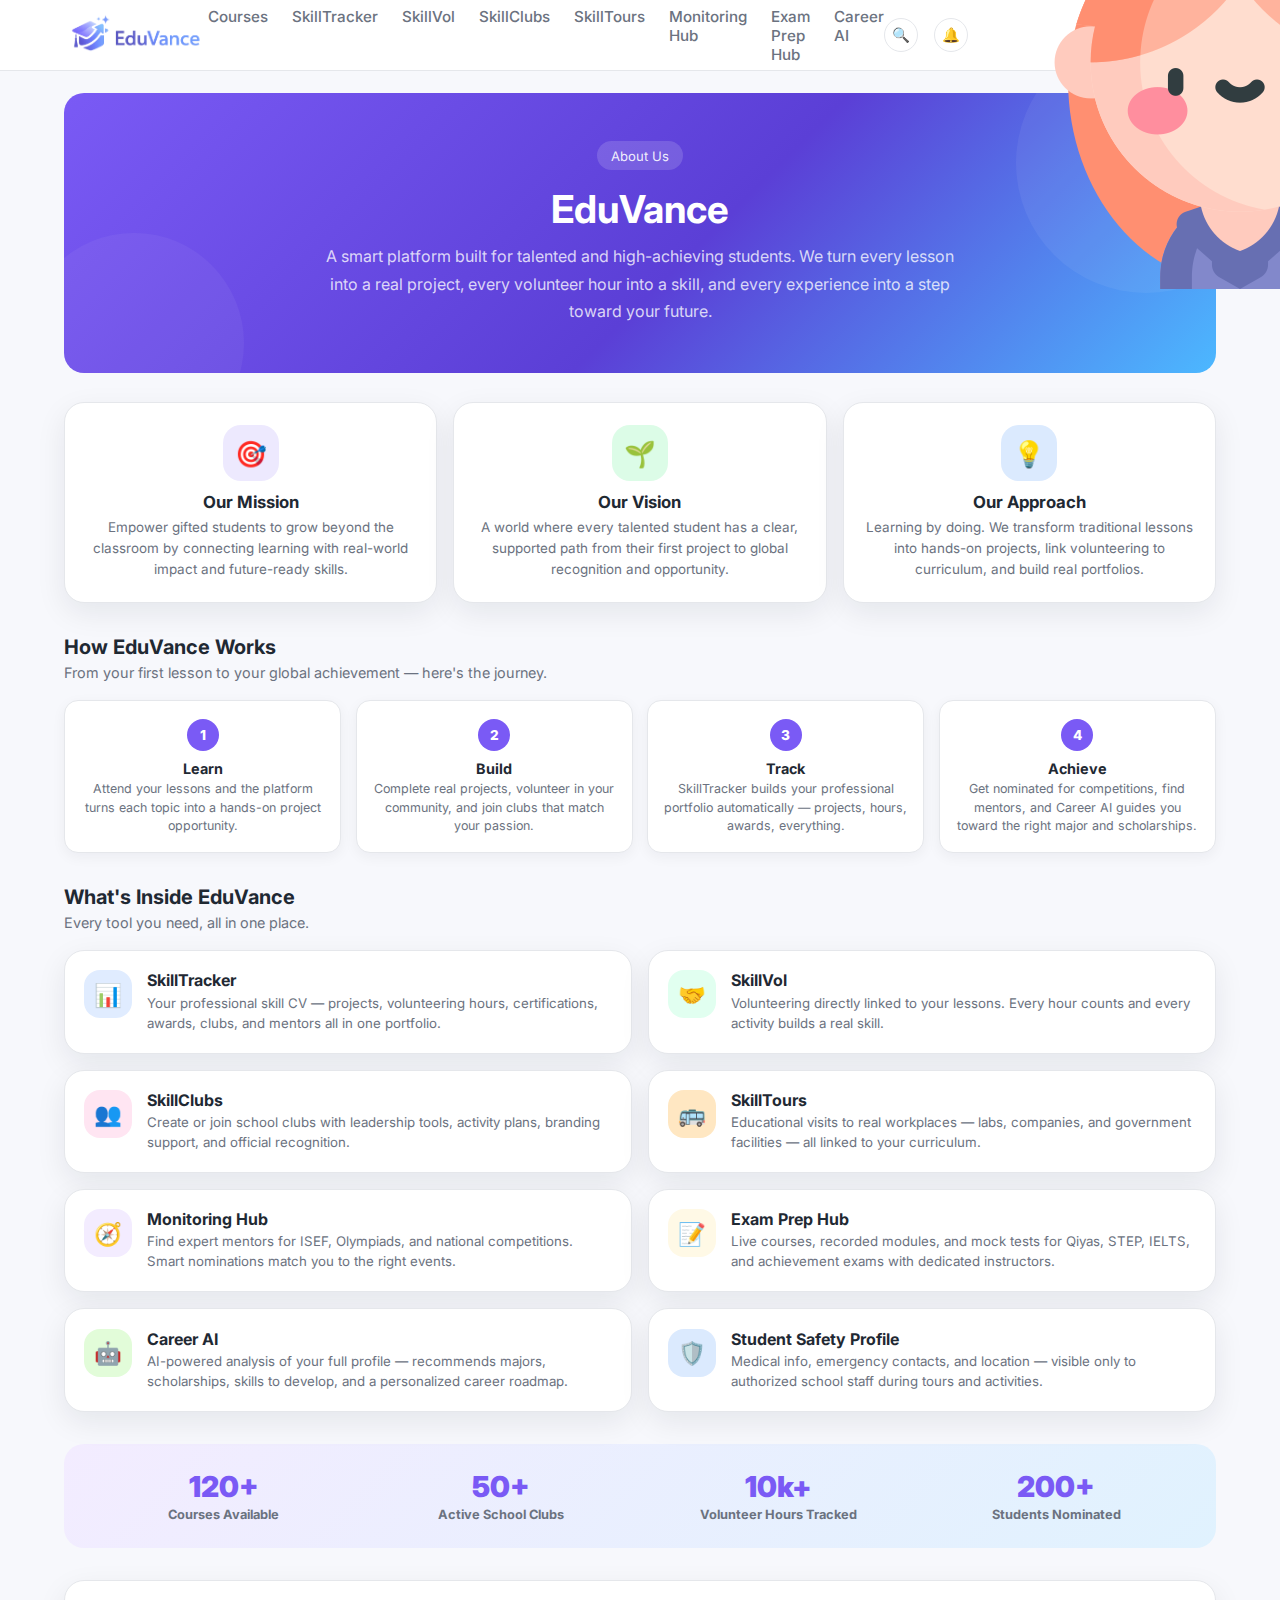
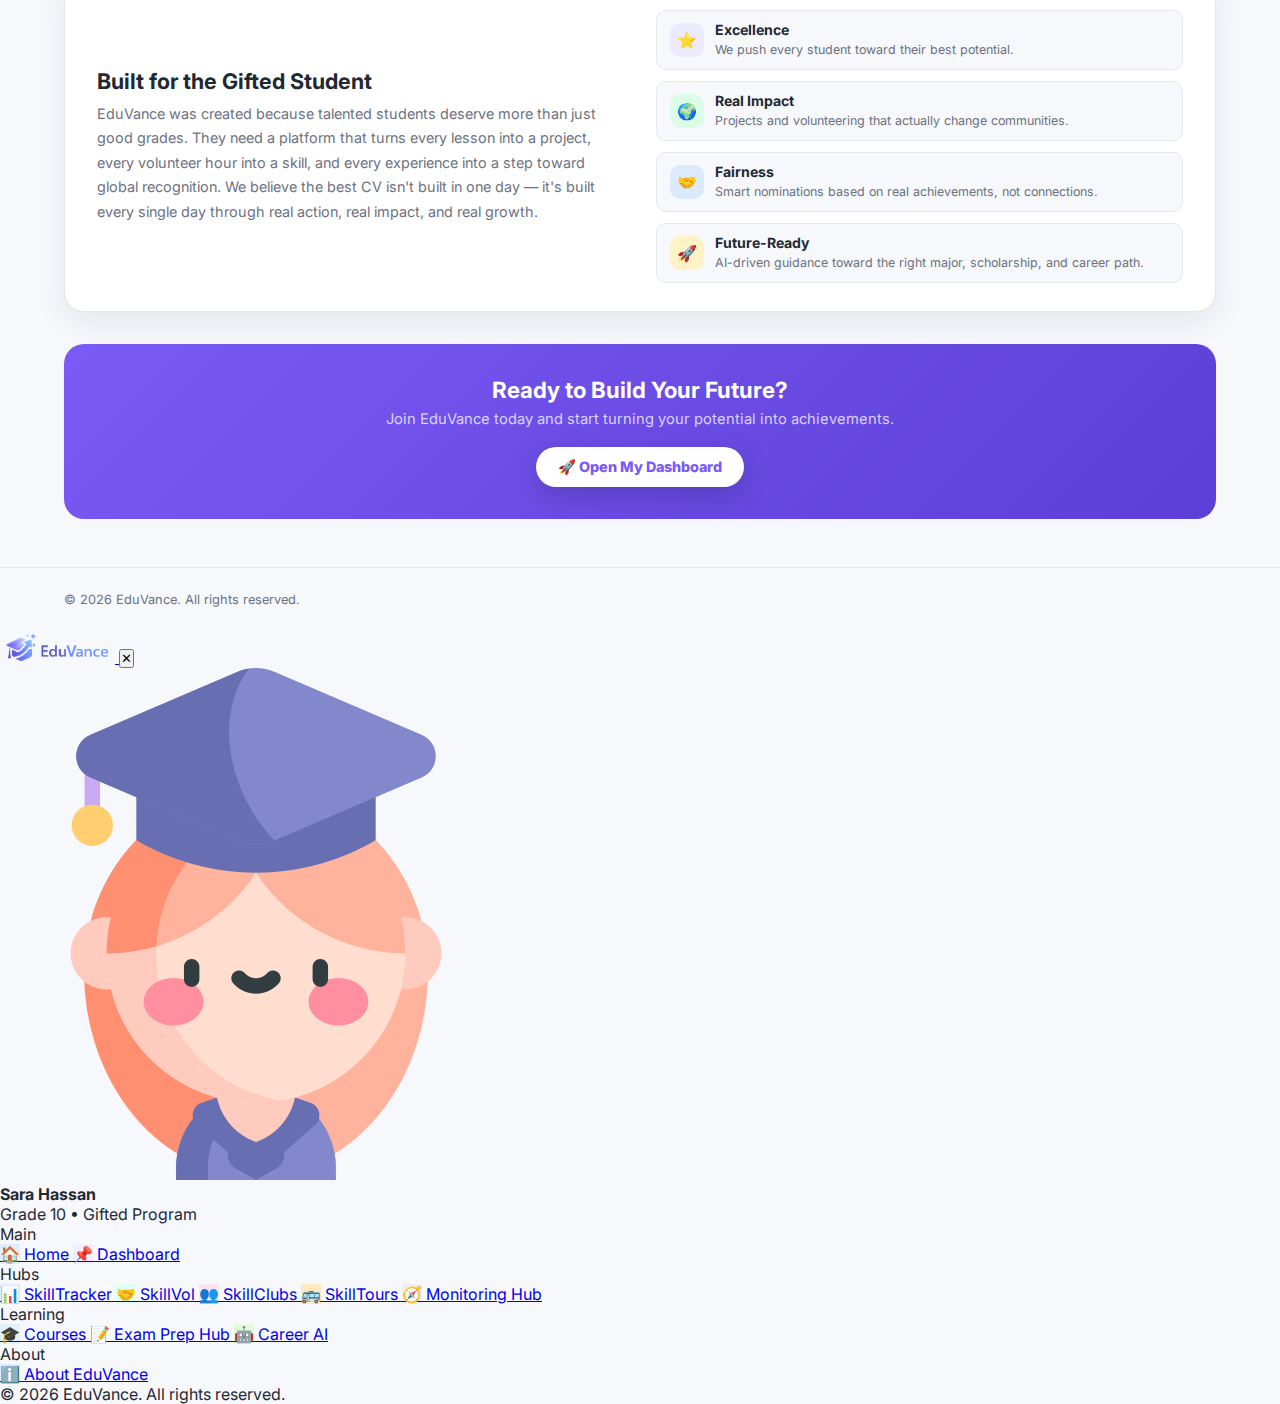
<file: about.html>
<!DOCTYPE html>
<html lang="en">
<head>
  <meta charset="UTF-8">
  <meta name="viewport" content="width=device-width, initial-scale=1.0">
  <title>About EduVance</title>
  <link rel="stylesheet" href="style.css">
  <style>
    /* ─── About Hero ─── */
    .ab-hero {
      margin-top: 1.4rem;
      background: linear-gradient(135deg, #7a5af5 0%, #5b3fd6 55%, #4cb8ff 100%);
      border-radius: var(--radius-lg);
      padding: 3rem 2.2rem;
      text-align: center;
      position: relative;
      overflow: hidden;
    }
    .ab-hero::before {
      content: '';
      position: absolute;
      top: -60px; right: -60px;
      width: 260px; height: 260px;
      border-radius: 50%;
      background: rgba(255,255,255,0.06);
    }
    .ab-hero::after {
      content: '';
      position: absolute;
      bottom: -80px; left: -40px;
      width: 220px; height: 220px;
      border-radius: 50%;
      background: rgba(255,255,255,0.05);
    }
    .ab-hero-badge {
      display: inline-flex; align-items: center; gap: 0.5rem;
      background: rgba(255,255,255,0.15);
      padding: 0.4rem 0.9rem;
      border-radius: 999px;
      font-size: 0.82rem;
      color: rgba(255,255,255,0.9);
      margin-bottom: 1rem;
      position: relative; z-index: 1;
    }
    .ab-hero h1 {
      position: relative; z-index: 1;
      color: #fff; font-size: 2.4rem;
      margin: 0 0 0.7rem; line-height: 1.2;
    }
    .ab-hero p {
      position: relative; z-index: 1;
      color: rgba(255,255,255,0.78);
      font-size: 1rem; line-height: 1.7;
      max-width: 640px; margin: 0 auto;
    }

    /* ─── Mission strip ─── */
    .ab-mission {
      display: grid;
      grid-template-columns: 1fr 1fr 1fr;
      gap: 1rem;
      margin-top: 1.8rem;
    }
    .ab-mis-card {
      background: #fff;
      border: 1px solid var(--border-soft);
      border-radius: var(--radius-lg);
      box-shadow: var(--shadow-soft);
      padding: 1.4rem 1.2rem;
      text-align: center;
      transition: transform 0.2s;
    }
    .ab-mis-card:hover { transform: translateY(-3px); }
    .ab-mis-icon {
      width: 56px; height: 56px;
      border-radius: 18px;
      display: flex; align-items: center; justify-content: center;
      font-size: 1.6rem;
      margin: 0 auto 0.7rem;
    }
    .ab-mis-card h3 { margin: 0 0 0.3rem; font-size: 1.05rem; }
    .ab-mis-card p { margin: 0; color: var(--text-soft); font-size: 0.84rem; line-height: 1.55; }

    /* ─── How it works ─── */
    .ab-how { margin-top: 2rem; }
    .ab-how-title { font-size: 1.25rem; margin: 0 0 0.3rem; }
    .ab-how-sub { color: var(--text-soft); font-size: 0.9rem; margin: 0 0 1.2rem; }
    .ab-steps {
      display: grid;
      grid-template-columns: 1fr 1fr 1fr 1fr;
      gap: 0.9rem;
    }
    .ab-step {
      background: #fff;
      border: 1px solid var(--border-soft);
      border-radius: var(--radius-md);
      padding: 1.1rem 0.9rem;
      text-align: center;
      box-shadow: 0 4px 14px rgba(15,23,42,0.05);
      position: relative;
    }
    .ab-step-num {
      width: 32px; height: 32px;
      border-radius: 50%;
      background: var(--primary);
      color: #fff;
      display: flex; align-items: center; justify-content: center;
      font-weight: 800; font-size: 0.85rem;
      margin: 0 auto 0.6rem;
    }
    .ab-step h4 { margin: 0 0 0.2rem; font-size: 0.9rem; }
    .ab-step p { margin: 0; color: var(--text-soft); font-size: 0.78rem; line-height: 1.45; }

    /* ─── Features grid ─── */
    .ab-features { margin-top: 2rem; }
    .ab-feat-grid {
      display: grid;
      grid-template-columns: 1fr 1fr;
      gap: 1rem;
    }
    .ab-feat {
      background: #fff;
      border: 1px solid var(--border-soft);
      border-radius: var(--radius-lg);
      box-shadow: var(--shadow-soft);
      padding: 1.2rem;
      display: flex; gap: 0.9rem; align-items: flex-start;
      transition: transform 0.18s;
    }
    .ab-feat:hover { transform: translateY(-2px); }
    .ab-feat-icon {
      width: 48px; height: 48px;
      border-radius: 16px;
      display: flex; align-items: center; justify-content: center;
      font-size: 1.4rem;
      flex-shrink: 0;
    }
    .ab-feat-text h3 { margin: 0 0 0.2rem; font-size: 1rem; }
    .ab-feat-text p { margin: 0; color: var(--text-soft); font-size: 0.83rem; line-height: 1.5; }

    /* ─── Stats bar ─── */
    .ab-stats {
      margin-top: 2rem;
      background: linear-gradient(135deg, #f3ecff, #e0f2fe);
      border-radius: var(--radius-lg);
      padding: 1.6rem 1.8rem;
      display: grid;
      grid-template-columns: 1fr 1fr 1fr 1fr;
      gap: 1rem;
    }
    .ab-stat { text-align: center; }
    .ab-stat-num { font-size: 1.8rem; font-weight: 950; color: var(--primary); }
    .ab-stat-label { color: var(--text-soft); font-size: 0.8rem; font-weight: 700; margin-top: 3px; }

    /* ─── Team / Vision strip ─── */
    .ab-vision {
      margin-top: 2rem;
      background: #fff;
      border: 1px solid var(--border-soft);
      border-radius: var(--radius-lg);
      box-shadow: var(--shadow-soft);
      padding: 1.8rem 2rem;
      display: grid;
      grid-template-columns: 1fr 1fr;
      gap: 2rem;
      align-items: center;
    }
    .ab-vision h2 { margin: 0 0 0.5rem; font-size: 1.35rem; }
    .ab-vision > div > p { margin: 0; color: var(--text-soft); font-size: 0.9rem; line-height: 1.7; }
    .ab-vision-values { display: flex; flex-direction: column; gap: 0.7rem; }
    .ab-val {
      display: flex; gap: 0.7rem; align-items: center;
      padding: 0.65rem 0.8rem;
      background: #f7f8fc;
      border: 1px solid var(--border-soft);
      border-radius: var(--radius-sm);
    }
    .ab-val-icon {
      width: 34px; height: 34px;
      border-radius: 10px;
      display: flex; align-items: center; justify-content: center;
      font-size: 1rem; flex-shrink: 0;
    }
    .ab-val-text h4 { margin: 0; font-size: 0.88rem; }
    .ab-val-text span { color: var(--text-soft); font-size: 0.78rem; }

    /* ─── CTA ─── */
    .ab-cta {
      margin-top: 2rem;
      background: linear-gradient(135deg, #7a5af5, #5b3fd6);
      border-radius: var(--radius-lg);
      padding: 2rem 2.2rem;
      text-align: center;
    }
    .ab-cta h2 { color: #fff; margin: 0 0 0.4rem; font-size: 1.4rem; }
    .ab-cta p { color: rgba(255,255,255,0.75); margin: 0 0 1.2rem; font-size: 0.92rem; }
    .ab-cta-btn {
      display: inline-flex; align-items: center; gap: 0.5rem;
      background: #fff; color: var(--primary);
      padding: 0.7rem 1.4rem;
      border-radius: 999px;
      font-weight: 800; font-size: 0.9rem;
      text-decoration: none;
      box-shadow: 0 8px 28px rgba(0,0,0,0.18);
      transition: transform 0.15s, box-shadow 0.15s;
    }
    .ab-cta-btn:hover { transform: translateY(-2px); box-shadow: 0 12px 36px rgba(0,0,0,0.22); }

    /* Responsive */
    @media (max-width: 992px) {
      .ab-mission { grid-template-columns: 1fr 1fr; }
      .ab-steps { grid-template-columns: 1fr 1fr; }
      .ab-feat-grid { grid-template-columns: 1fr; }
      .ab-stats { grid-template-columns: 1fr 1fr; }
      .ab-vision { grid-template-columns: 1fr; }
    }
    @media (max-width: 600px) {
      .ab-hero { padding: 2rem 1.2rem; }
      .ab-hero h1 { font-size: 1.7rem; }
      .ab-mission { grid-template-columns: 1fr; }
      .ab-steps { grid-template-columns: 1fr 1fr; }
      .ab-stats { grid-template-columns: 1fr 1fr; }
    }
  </style>
</head>
<body>
<div class="page">
  
<!-- Navbar -->
<header class="navbar">
  <div class="container navbar-inner">
    <a href="index.html" class="logo" style="text-decoration: none; color: inherit;">
      <img src="logo.png" alt="EduVance" style="height: 40px; width: auto;">
    </a>
    <nav class="nav-links">
      <a href="courses.html">Courses</a>
      <a href="skillTracker.html">SkillTracker</a>
      <a href="skillvol.html">SkillVol</a>
      <a href="skillclubs.html">SkillClubs</a>
      <a href="skilltours.html">SkillTours</a>
      <a href="monitoring.html">Monitoring Hub</a>
      <a href="examprep.html">Exam Prep Hub</a>
      <a href="careerai.html">Career AI</a>

    </nav>
    <div class="nav-right">
      <button class="icon-btn">🔍</button>
      <button class="icon-btn">🔔</button>
      <a href="student-dashboard.html" title="Student Dashboard" class="avatar-link">
        <img
          src="./student.png"
          alt="Student Avatar"
          class="avatar-img"
        />
      </a>
      <button class="hamburger" id="hamburgerBtn" aria-label="Open menu">
        <span></span>
        <span></span>
        <span></span>
      </button>
    </div>
  </div>
</header>


<main class="container">

  <!-- Hero -->
  <div class="ab-hero">
    <div class="ab-hero-badge">About Us</div>
    <h1>EduVance</h1>
    <p>
      A smart platform built for talented and high-achieving students.
      We turn every lesson into a real project, every volunteer hour into a skill,
      and every experience into a step toward your future.
    </p>
  </div>

  <!-- Mission Cards -->
  <div class="ab-mission">
    <div class="ab-mis-card">
      <div class="ab-mis-icon" style="background:#ede9fe;">🎯</div>
      <h3>Our Mission</h3>
      <p>Empower gifted students to grow beyond the classroom by connecting learning with real-world impact and future-ready skills.</p>
    </div>
    <div class="ab-mis-card">
      <div class="ab-mis-icon" style="background:#dcfce7;">🌱</div>
      <h3>Our Vision</h3>
      <p>A world where every talented student has a clear, supported path from their first project to global recognition and opportunity.</p>
    </div>
    <div class="ab-mis-card">
      <div class="ab-mis-icon" style="background:#dbeafe;">💡</div>
      <h3>Our Approach</h3>
      <p>Learning by doing. We transform traditional lessons into hands-on projects, link volunteering to curriculum, and build real portfolios.</p>
    </div>
  </div>

  <!-- How It Works -->
  <section class="ab-how">
    <h2 class="ab-how-title">How EduVance Works</h2>
    <p class="ab-how-sub">From your first lesson to your global achievement — here's the journey.</p>
    <div class="ab-steps">
      <div class="ab-step">
        <div class="ab-step-num">1</div>
        <h4>Learn</h4>
        <p>Attend your lessons and the platform turns each topic into a hands-on project opportunity.</p>
      </div>
      <div class="ab-step">
        <div class="ab-step-num">2</div>
        <h4>Build</h4>
        <p>Complete real projects, volunteer in your community, and join clubs that match your passion.</p>
      </div>
      <div class="ab-step">
        <div class="ab-step-num">3</div>
        <h4>Track</h4>
        <p>SkillTracker builds your professional portfolio automatically — projects, hours, awards, everything.</p>
      </div>
      <div class="ab-step">
        <div class="ab-step-num">4</div>
        <h4>Achieve</h4>
        <p>Get nominated for competitions, find mentors, and Career AI guides you toward the right major and scholarships.</p>
      </div>
    </div>
  </section>

  <!-- Platform Features -->
  <section class="ab-features">
    <h2 class="ab-how-title">What's Inside EduVance</h2>
    <p class="ab-how-sub">Every tool you need, all in one place.</p>
    <div class="ab-feat-grid">
      <div class="ab-feat">
        <div class="ab-feat-icon" style="background:#e0ecff;">📊</div>
        <div class="ab-feat-text">
          <h3>SkillTracker</h3>
          <p>Your professional skill CV — projects, volunteering hours, certifications, awards, clubs, and mentors all in one portfolio.</p>
        </div>
      </div>
      <div class="ab-feat">
        <div class="ab-feat-icon" style="background:#e1fff0;">🤝</div>
        <div class="ab-feat-text">
          <h3>SkillVol</h3>
          <p>Volunteering directly linked to your lessons. Every hour counts and every activity builds a real skill.</p>
        </div>
      </div>
      <div class="ab-feat">
        <div class="ab-feat-icon" style="background:#ffe5f2;">👥</div>
        <div class="ab-feat-text">
          <h3>SkillClubs</h3>
          <p>Create or join school clubs with leadership tools, activity plans, branding support, and official recognition.</p>
        </div>
      </div>
      <div class="ab-feat">
        <div class="ab-feat-icon" style="background:#ffe7c2;">🚌</div>
        <div class="ab-feat-text">
          <h3>SkillTours</h3>
          <p>Educational visits to real workplaces — labs, companies, and government facilities — all linked to your curriculum.</p>
        </div>
      </div>
      <div class="ab-feat">
        <div class="ab-feat-icon" style="background:#f3ecff;">🧭</div>
        <div class="ab-feat-text">
          <h3>Monitoring Hub</h3>
          <p>Find expert mentors for ISEF, Olympiads, and national competitions. Smart nominations match you to the right events.</p>
        </div>
      </div>
      <div class="ab-feat">
        <div class="ab-feat-icon" style="background:#fff9e6;">📝</div>
        <div class="ab-feat-text">
          <h3>Exam Prep Hub</h3>
          <p>Live courses, recorded modules, and mock tests for Qiyas, STEP, IELTS, and achievement exams with dedicated instructors.</p>
        </div>
      </div>
      <div class="ab-feat">
        <div class="ab-feat-icon" style="background:#e2fcd9;">🤖</div>
        <div class="ab-feat-text">
          <h3>Career AI</h3>
          <p>AI-powered analysis of your full profile — recommends majors, scholarships, skills to develop, and a personalized career roadmap.</p>
        </div>
      </div>
      <div class="ab-feat">
        <div class="ab-feat-icon" style="background:#dbeafe;">🛡️</div>
        <div class="ab-feat-text">
          <h3>Student Safety Profile</h3>
          <p>Medical info, emergency contacts, and location — visible only to authorized school staff during tours and activities.</p>
        </div>
      </div>
    </div>
  </section>

  <!-- Stats -->
  <div class="ab-stats">
    <div class="ab-stat">
      <div class="ab-stat-num">120+</div>
      <div class="ab-stat-label">Courses Available</div>
    </div>
    <div class="ab-stat">
      <div class="ab-stat-num">50+</div>
      <div class="ab-stat-label">Active School Clubs</div>
    </div>
    <div class="ab-stat">
      <div class="ab-stat-num">10k+</div>
      <div class="ab-stat-label">Volunteer Hours Tracked</div>
    </div>
    <div class="ab-stat">
      <div class="ab-stat-num">200+</div>
      <div class="ab-stat-label">Students Nominated</div>
    </div>
  </div>

  <!-- Vision + Values -->
  <div class="ab-vision">
    <div>
      <h2>Built for the Gifted Student</h2>
      <p>
        EduVance was created because talented students deserve more than just good grades.
        They need a platform that turns every lesson into a project, every volunteer hour
        into a skill, and every experience into a step toward global recognition.
        We believe the best CV isn't built in one day — it's built every single day through
        real action, real impact, and real growth.
      </p>
    </div>
    <div class="ab-vision-values">
      <div class="ab-val">
        <div class="ab-val-icon" style="background:#ede9fe;">⭐</div>
        <div class="ab-val-text"><h4>Excellence</h4><span>We push every student toward their best potential.</span></div>
      </div>
      <div class="ab-val">
        <div class="ab-val-icon" style="background:#dcfce7;">🌍</div>
        <div class="ab-val-text"><h4>Real Impact</h4><span>Projects and volunteering that actually change communities.</span></div>
      </div>
      <div class="ab-val">
        <div class="ab-val-icon" style="background:#dbeafe;">🤝</div>
        <div class="ab-val-text"><h4>Fairness</h4><span>Smart nominations based on real achievements, not connections.</span></div>
      </div>
      <div class="ab-val">
        <div class="ab-val-icon" style="background:#fef3c7;">🚀</div>
        <div class="ab-val-text"><h4>Future-Ready</h4><span>AI-driven guidance toward the right major, scholarship, and career path.</span></div>
      </div>
    </div>
  </div>

  <!-- CTA -->
  <div class="ab-cta">
    <h2>Ready to Build Your Future?</h2>
    <p>Join EduVance today and start turning your potential into achievements.</p>
    <a href="student-dashboard.html" class="ab-cta-btn">🚀 Open My Dashboard</a>
  </div>

</main>

<!-- Footer -->
<footer class="footer">
  <div class="footer-inner container">
    <p>&copy; 2026 EduVance. All rights reserved.</p>
  </div>
</footer>
</div>

<!-- ─── Slide-out Drawer Menu ─── -->
<div class="drawer-overlay" id="drawerOverlay"></div>
<div class="drawer" id="drawer">
  <div class="drawer-head">
    <a href="index.html" class="drawer-logo">
      <img src="logo.png" alt="EduVance" style="height: 32px; width: auto;">
    </a>
    <button class="drawer-close" id="drawerClose" aria-label="Close menu">&#x2715;</button>
  </div>
  <div class="drawer-profile">
    <img src="./student.png" alt="Sara">
    <div class="drawer-profile-info">
      <h4>Sara Hassan</h4>
      <span>Grade 10 &bull; Gifted Program</span>
    </div>
  </div>
  <div class="drawer-nav">
    <div class="drawer-section-label">Main</div>
    <a href="index.html" id="drawer-home">
      <span class="drawer-icon" style="background:#e0ecff;">&#x1F3E0;</span> Home
    </a>
    <a href="student-dashboard.html" id="drawer-dashboard">
      <span class="drawer-icon" style="background:#f3ecff;">&#x1F4CC;</span> Dashboard
    </a>
    <div class="drawer-section-label">Hubs</div>
    <a href="skillTracker.html" id="drawer-skilltracker">
      <span class="drawer-icon" style="background:#e0ecff;">&#x1F4CA;</span> SkillTracker
    </a>
    <a href="skillvol.html" id="drawer-skillvol">
      <span class="drawer-icon" style="background:#e1fff0;">&#x1F91D;</span> SkillVol
    </a>
    <a href="skillclubs.html" id="drawer-skillclubs">
      <span class="drawer-icon" style="background:#ffe5f2;">&#x1F465;</span> SkillClubs
    </a>
    <a href="skilltours.html" id="drawer-skilltours">
      <span class="drawer-icon" style="background:#ffe7c2;">&#x1F68C;</span> SkillTours
    </a>
    <a href="monitoring.html" id="drawer-monitoring">
      <span class="drawer-icon" style="background:#f3ecff;">&#x1F9ED;</span> Monitoring Hub
    </a>
    <div class="drawer-section-label">Learning</div>
    <a href="courses.html" id="drawer-courses">
      <span class="drawer-icon" style="background:#e0f2fe;">&#x1F393;</span> Courses
    </a>
    <a href="examprep.html" id="drawer-examprep">
      <span class="drawer-icon" style="background:#fff9e6;">&#x1F4DD;</span> Exam Prep Hub
    </a>
    <a href="careerai.html" id="drawer-careerai">
      <span class="drawer-icon" style="background:#e2fcd9;">&#x1F916;</span> Career AI
    </a>
    <div class="drawer-section-label">About</div>
    <a href="about.html" id="drawer-about">
      <span class="drawer-icon" style="background:#dbeafe;">&#x2139;&#xFE0F;</span> About EduVance
    </a>
  </div>
  <div class="drawer-footer">
    <p>&copy; 2026 EduVance. All rights reserved.</p>
  </div>
</div>

<script>
(function(){
  var burger  = document.getElementById('hamburgerBtn');
  var overlay = document.getElementById('drawerOverlay');
  var drawer  = document.getElementById('drawer');
  function open(){
    burger.classList.add('open');
    overlay.classList.add('open');
    drawer.classList.add('open');
    document.body.style.overflow='hidden';
  }
  function close(){
    burger.classList.remove('open');
    overlay.classList.remove('open');
    drawer.classList.remove('open');
    document.body.style.overflow='';
  }
  burger.addEventListener('click',open);
  overlay.addEventListener('click',close);
  document.getElementById('drawerClose').addEventListener('click',close);
  document.addEventListener('keydown',function(e){if(e.key==='Escape')close();});
  var page=window.location.pathname.split('/').pop()||'index.html';
  var map={
    'index.html':'drawer-home',
    'student-dashboard.html':'drawer-dashboard',
    'SkillTracker.html':'drawer-skilltracker',
    'skillvol.html':'drawer-skillvol',
    'skillclubs.html':'drawer-skillclubs',
    'skilltours.html':'drawer-skilltours',
    'monitoring.html':'drawer-monitoring',
    'courses.html':'drawer-courses',
    'examprep.html':'drawer-examprep',
    'careerai.html':'drawer-careerai',
    'about.html':'drawer-about'
  };
  var id=map[page];
  if(id){var el=document.getElementById(id);if(el)el.classList.add('active');}
})();
</script>

</body>
</html>
</file>
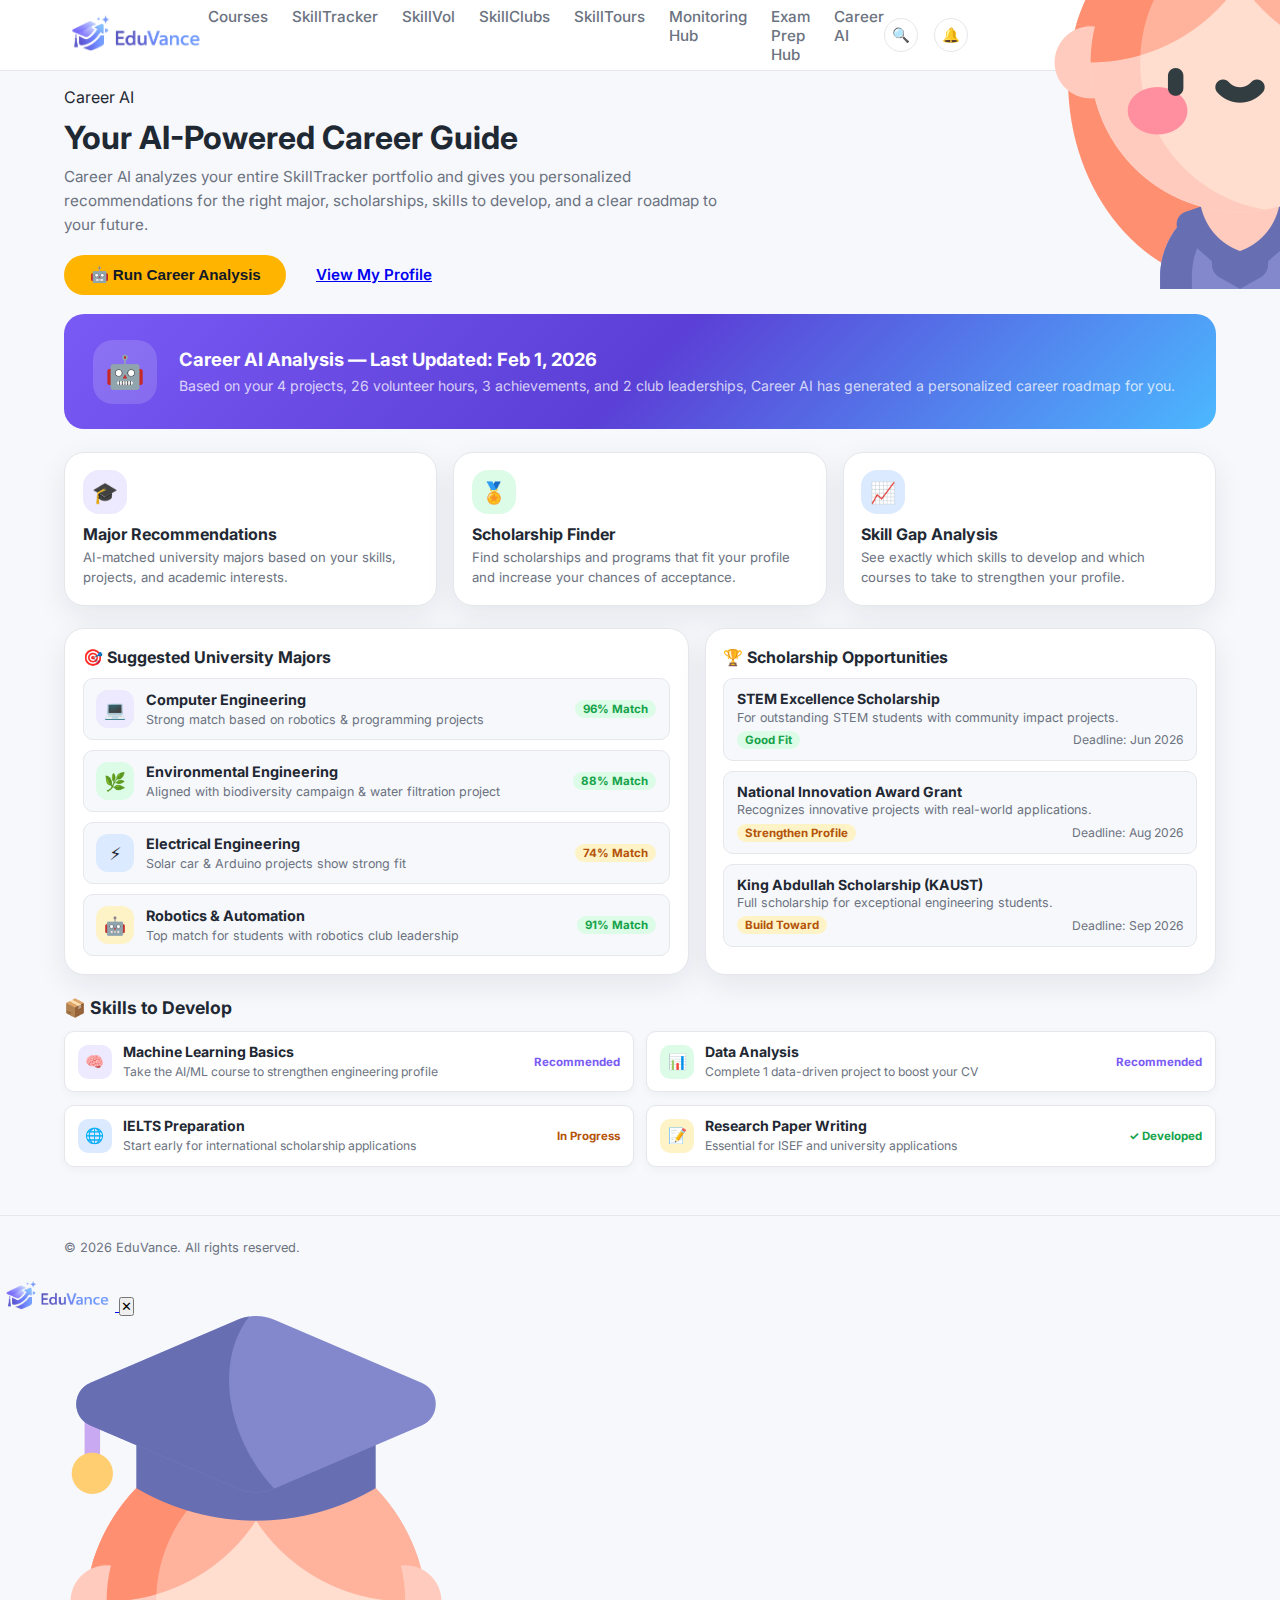
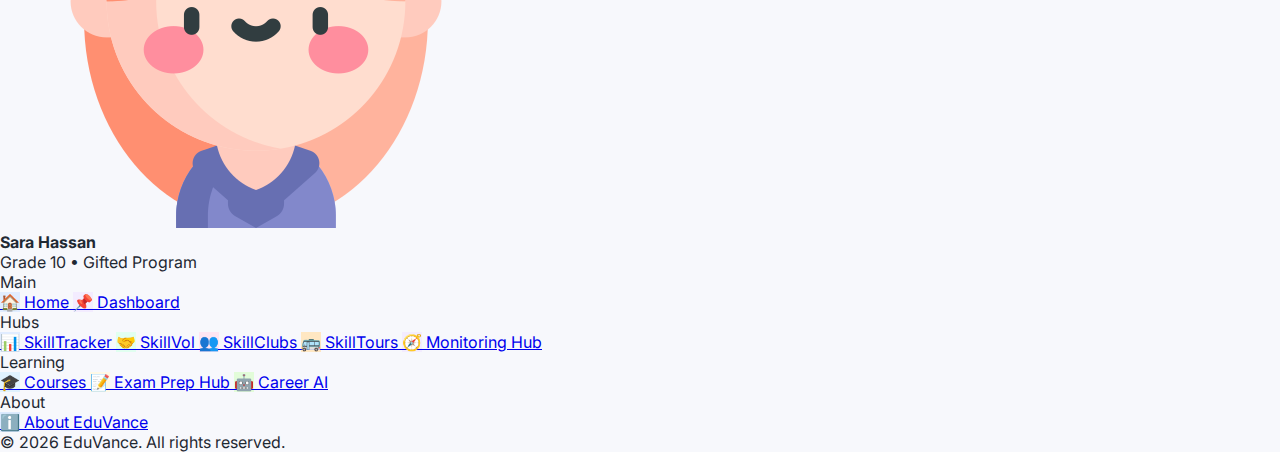
<file: careerai.html>
<!DOCTYPE html>
<html lang="en">
<head>
  <meta charset="UTF-8">
  <meta name="viewport" content="width=device-width, initial-scale=1.0">
  <title>Career AI | EduVance</title>
  <link rel="stylesheet" href="style.css">
  <style>
    .ca-hero { margin-top:1rem; }
    .ca-hero-title { margin:0.8rem 0 0.5rem; font-size:2rem; line-height:1.15; }
    .ca-hero-sub { color:var(--text-soft); margin:0 0 1rem; font-size:0.95rem; line-height:1.6; max-width:680px; }

    .ca-ai-banner {
      margin-top:1.2rem;
      background:linear-gradient(135deg,#7a5af5 0%,#5b3fd6 50%,#4cb8ff 100%);
      border-radius:var(--radius-lg); padding:1.6rem 1.8rem;
      display:flex; align-items:center; gap:1.4rem;
    }
    .ca-ai-icon { width:64px; height:64px; border-radius:20px; background:rgba(255,255,255,0.15); display:flex; align-items:center; justify-content:center; font-size:2rem; flex-shrink:0; }
    .ca-ai-text h3 { color:#fff; margin:0 0 0.3rem; font-size:1.15rem; }
    .ca-ai-text p { color:rgba(255,255,255,0.75); margin:0; font-size:0.88rem; line-height:1.5; }

    .ca-grid { display:grid; grid-template-columns:1fr 1fr 1fr; gap:1rem; margin-top:1.4rem; }
    .ca-card { background:#fff; border:1px solid var(--border-soft); border-radius:var(--radius-lg); box-shadow:var(--shadow-soft); padding:1.1rem; }
    .ca-card-icon { width:44px; height:44px; border-radius:16px; display:flex; align-items:center; justify-content:center; font-size:1.3rem; margin-bottom:0.6rem; }
    .ca-card h3 { margin:0 0 0.25rem; font-size:1rem; }
    .ca-card > p { margin:0; color:var(--text-soft); font-size:0.82rem; line-height:1.5; }

    .ca-two { display:grid; grid-template-columns:1.1fr 0.9fr; gap:1rem; margin-top:1.4rem; }
    .ca-inner-card { background:#fff; border:1px solid var(--border-soft); border-radius:var(--radius-lg); box-shadow:var(--shadow-soft); padding:1.1rem; }
    .ca-inner-card h3 { margin:0 0 0.7rem; font-size:1rem; }

    .ca-major-list { display:flex; flex-direction:column; gap:0.6rem; }
    .ca-major-item { display:flex; gap:0.75rem; align-items:center; padding:0.7rem 0.8rem; background:#f7f8fc; border:1px solid var(--border-soft); border-radius:var(--radius-sm); transition:background 0.15s; cursor:pointer; }
    .ca-major-item:hover { background:#ede9fe; }
    .ca-major-icon { width:38px; height:38px; border-radius:12px; display:flex; align-items:center; justify-content:center; font-size:1.1rem; flex-shrink:0; }
    .ca-major-info { flex:1; }
    .ca-major-info h4 { margin:0; font-size:0.9rem; }
    .ca-major-info span { color:var(--text-soft); font-size:0.78rem; }
    .ca-match-badge { padding:2px 8px; border-radius:999px; font-size:0.72rem; font-weight:700; white-space:nowrap; }
    .ca-match-high { background:#dcfce7; color:#16a34a; }
    .ca-match-med  { background:#fef3c7; color:#b45309; }

    .ca-scholarship-list { display:flex; flex-direction:column; gap:0.6rem; }
    .ca-scholarship-item { padding:0.7rem 0.8rem; background:#f7f8fc; border:1px solid var(--border-soft); border-radius:var(--radius-sm); }
    .ca-scholarship-item h4 { margin:0; font-size:0.88rem; }
    .ca-scholarship-item p { margin:0.15rem 0 0; color:var(--text-soft); font-size:0.78rem; }
    .ca-scholarship-footer { display:flex; justify-content:space-between; align-items:center; margin-top:0.4rem; }

    .ca-skills { margin-top:1.4rem; }
    .ca-skills-grid { display:grid; grid-template-columns:1fr 1fr; gap:0.8rem; }
    .ca-skill-item { display:flex; gap:0.7rem; align-items:center; padding:0.7rem 0.8rem; background:#fff; border:1px solid var(--border-soft); border-radius:var(--radius-sm); box-shadow:0 3px 10px rgba(15,23,42,0.04); }
    .ca-skill-icon { width:34px; height:34px; border-radius:10px; display:flex; align-items:center; justify-content:center; font-size:0.95rem; flex-shrink:0; }
    .ca-skill-info { flex:1; }
    .ca-skill-info h4 { margin:0; font-size:0.88rem; }
    .ca-skill-info span { color:var(--text-soft); font-size:0.76rem; }
    .ca-skill-status { font-size:0.72rem; font-weight:700; white-space:nowrap; }

    @media(max-width:992px){ .ca-grid{grid-template-columns:1fr 1fr;} .ca-two{grid-template-columns:1fr;} .ca-skills-grid{grid-template-columns:1fr;} }
    @media(max-width:600px){ .ca-grid{grid-template-columns:1fr;} .ca-hero-title{font-size:1.7rem;} .ca-ai-banner{flex-direction:column;text-align:center;} }
  </style>
</head>
<body>
<div class="page">
<!-- Navbar -->
<header class="navbar">
  <div class="container navbar-inner">
    <a href="index.html" class="logo" style="text-decoration: none; color: inherit;">
      <img src="logo.png" alt="EduVance" style="height: 40px; width: auto;">
    </a>
    <nav class="nav-links">
      <a href="courses.html">Courses</a>
      <a href="skillTracker.html">SkillTracker</a>
      <a href="skillvol.html">SkillVol</a>
      <a href="skillclubs.html">SkillClubs</a>
      <a href="skilltours.html">SkillTours</a>
      <a href="monitoring.html">Monitoring Hub</a>
      <a href="examprep.html">Exam Prep Hub</a>
      <a href="careerai.html">Career AI</a>

    </nav>
    <div class="nav-right">
      <button class="icon-btn">🔍</button>
      <button class="icon-btn">🔔</button>
      <a href="student-dashboard.html" title="Student Dashboard" class="avatar-link">
        <img
          src="./student.png"
          alt="Student Avatar"
          class="avatar-img"
        />
      </a>
      <button class="hamburger" id="hamburgerBtn" aria-label="Open menu">
        <span></span>
        <span></span>
        <span></span>
      </button>
    </div>
  </div>
</header>
<main class="container">

  <section class="ca-hero">
    <div class="hero-badge"><span class="badge-dot"></span><span>Career AI</span></div>
    <h1 class="ca-hero-title">Your AI-Powered Career Guide</h1>
    <p class="ca-hero-sub">Career AI analyzes your entire SkillTracker portfolio and gives you personalized recommendations for the right major, scholarships, skills to develop, and a clear roadmap to your future.</p>
    <div class="hero-actions">
      <button class="btn btn-primary">🤖 Run Career Analysis</button>
      <a class="btn btn-soft" href="SkillTracker.html">View My Profile</a>
    </div>
  </section>

  <!-- AI Analysis Banner -->
  <div class="ca-ai-banner">
    <div class="ca-ai-icon">🤖</div>
    <div class="ca-ai-text">
      <h3>Career AI Analysis — Last Updated: Feb 1, 2026</h3>
      <p>Based on your 4 projects, 26 volunteer hours, 3 achievements, and 2 club leaderships, Career AI has generated a personalized career roadmap for you.</p>
    </div>
  </div>

  <!-- Feature Cards -->
  <div class="ca-grid">
    <div class="ca-card">
      <div class="ca-card-icon" style="background:#ede9fe;">🎓</div>
      <h3>Major Recommendations</h3>
      <p>AI-matched university majors based on your skills, projects, and academic interests.</p>
    </div>
    <div class="ca-card">
      <div class="ca-card-icon" style="background:#dcfce7;">🏅</div>
      <h3>Scholarship Finder</h3>
      <p>Find scholarships and programs that fit your profile and increase your chances of acceptance.</p>
    </div>
    <div class="ca-card">
      <div class="ca-card-icon" style="background:#dbeafe;">📈</div>
      <h3>Skill Gap Analysis</h3>
      <p>See exactly which skills to develop and which courses to take to strengthen your profile.</p>
    </div>
  </div>

  <!-- Majors + Scholarships -->
  <div class="ca-two">
    <div class="ca-inner-card">
      <h3>🎯 Suggested University Majors</h3>
      <div class="ca-major-list">
        <div class="ca-major-item">
          <div class="ca-major-icon" style="background:#ede9fe;">💻</div>
          <div class="ca-major-info"><h4>Computer Engineering</h4><span>Strong match based on robotics & programming projects</span></div>
          <span class="ca-match-badge ca-match-high">96% Match</span>
        </div>
        <div class="ca-major-item">
          <div class="ca-major-icon" style="background:#dcfce7;">🌿</div>
          <div class="ca-major-info"><h4>Environmental Engineering</h4><span>Aligned with biodiversity campaign & water filtration project</span></div>
          <span class="ca-match-badge ca-match-high">88% Match</span>
        </div>
        <div class="ca-major-item">
          <div class="ca-major-icon" style="background:#dbeafe;">⚡</div>
          <div class="ca-major-info"><h4>Electrical Engineering</h4><span>Solar car & Arduino projects show strong fit</span></div>
          <span class="ca-match-badge ca-match-med">74% Match</span>
        </div>
        <div class="ca-major-item">
          <div class="ca-major-icon" style="background:#fef3c7;">🤖</div>
          <div class="ca-major-info"><h4>Robotics & Automation</h4><span>Top match for students with robotics club leadership</span></div>
          <span class="ca-match-badge ca-match-high">91% Match</span>
        </div>
      </div>
    </div>
    <div class="ca-inner-card">
      <h3>🏆 Scholarship Opportunities</h3>
      <div class="ca-scholarship-list">
        <div class="ca-scholarship-item">
          <h4>STEM Excellence Scholarship</h4>
          <p>For outstanding STEM students with community impact projects.</p>
          <div class="ca-scholarship-footer">
            <span class="ca-match-badge ca-match-high">Good Fit</span>
            <span style="color:var(--text-soft);font-size:0.76rem;">Deadline: Jun 2026</span>
          </div>
        </div>
        <div class="ca-scholarship-item">
          <h4>National Innovation Award Grant</h4>
          <p>Recognizes innovative projects with real-world applications.</p>
          <div class="ca-scholarship-footer">
            <span class="ca-match-badge ca-match-med">Strengthen Profile</span>
            <span style="color:var(--text-soft);font-size:0.76rem;">Deadline: Aug 2026</span>
          </div>
        </div>
        <div class="ca-scholarship-item">
          <h4>King Abdullah Scholarship (KAUST)</h4>
          <p>Full scholarship for exceptional engineering students.</p>
          <div class="ca-scholarship-footer">
            <span class="ca-match-badge ca-match-med">Build Toward</span>
            <span style="color:var(--text-soft);font-size:0.76rem;">Deadline: Sep 2026</span>
          </div>
        </div>
      </div>
    </div>
  </div>

  <!-- Skills to Develop -->
  <section class="ca-skills">
    <div style="display:flex;justify-content:space-between;align-items:center;margin-bottom:0.8rem;flex-wrap:wrap;gap:0.5rem;">
      <h2 style="margin:0;font-size:1.1rem;">📦 Skills to Develop</h2>
    </div>
    <div class="ca-skills-grid">
      <div class="ca-skill-item">
        <div class="ca-skill-icon" style="background:#ede9fe;">🧠</div>
        <div class="ca-skill-info"><h4>Machine Learning Basics</h4><span>Take the AI/ML course to strengthen engineering profile</span></div>
        <span class="ca-skill-status" style="color:#7a5af5;">Recommended</span>
      </div>
      <div class="ca-skill-item">
        <div class="ca-skill-icon" style="background:#dcfce7;">📊</div>
        <div class="ca-skill-info"><h4>Data Analysis</h4><span>Complete 1 data-driven project to boost your CV</span></div>
        <span class="ca-skill-status" style="color:#7a5af5;">Recommended</span>
      </div>
      <div class="ca-skill-item">
        <div class="ca-skill-icon" style="background:#dbeafe;">🌐</div>
        <div class="ca-skill-info"><h4>IELTS Preparation</h4><span>Start early for international scholarship applications</span></div>
        <span class="ca-skill-status" style="color:#b45309;">In Progress</span>
      </div>
      <div class="ca-skill-item">
        <div class="ca-skill-icon" style="background:#fef3c7;">📝</div>
        <div class="ca-skill-info"><h4>Research Paper Writing</h4><span>Essential for ISEF and university applications</span></div>
        <span class="ca-skill-status" style="color:#16a34a;">✓ Developed</span>
      </div>
    </div>
  </section>

</main>
<footer class="footer"><div class="footer-inner container"><p>&copy; 2026 EduVance. All rights reserved.</p></div></footer>
</div>


<!-- ─── Slide-out Drawer Menu ─── -->
<div class="drawer-overlay" id="drawerOverlay"></div>
<div class="drawer" id="drawer">
  <div class="drawer-head">
    <a href="index.html" class="drawer-logo">
      <img src="logo.png" alt="EduVance" style="height: 32px; width: auto;">
    </a>
    <button class="drawer-close" id="drawerClose" aria-label="Close menu">&#x2715;</button>
  </div>
  <div class="drawer-profile">
    <img src="./student.png" alt="Sara">
    <div class="drawer-profile-info">
      <h4>Sara Hassan</h4>
      <span>Grade 10 &bull; Gifted Program</span>
    </div>
  </div>
  <div class="drawer-nav">
    <div class="drawer-section-label">Main</div>
    <a href="index.html" id="drawer-home">
      <span class="drawer-icon" style="background:#e0ecff;">&#x1F3E0;</span> Home
    </a>
    <a href="student-dashboard.html" id="drawer-dashboard">
      <span class="drawer-icon" style="background:#f3ecff;">&#x1F4CC;</span> Dashboard
    </a>
    <div class="drawer-section-label">Hubs</div>
    <a href="skillTracker.html" id="drawer-skilltracker">
      <span class="drawer-icon" style="background:#e0ecff;">&#x1F4CA;</span> SkillTracker
    </a>
    <a href="skillvol.html" id="drawer-skillvol">
      <span class="drawer-icon" style="background:#e1fff0;">&#x1F91D;</span> SkillVol
    </a>
    <a href="skillclubs.html" id="drawer-skillclubs">
      <span class="drawer-icon" style="background:#ffe5f2;">&#x1F465;</span> SkillClubs
    </a>
    <a href="skilltours.html" id="drawer-skilltours">
      <span class="drawer-icon" style="background:#ffe7c2;">&#x1F68C;</span> SkillTours
    </a>
    <a href="monitoring.html" id="drawer-monitoring">
      <span class="drawer-icon" style="background:#f3ecff;">&#x1F9ED;</span> Monitoring Hub
    </a>
    <div class="drawer-section-label">Learning</div>
    <a href="courses.html" id="drawer-courses">
      <span class="drawer-icon" style="background:#e0f2fe;">&#x1F393;</span> Courses
    </a>
    <a href="examprep.html" id="drawer-examprep">
      <span class="drawer-icon" style="background:#fff9e6;">&#x1F4DD;</span> Exam Prep Hub
    </a>
    <a href="careerai.html" id="drawer-careerai">
      <span class="drawer-icon" style="background:#e2fcd9;">&#x1F916;</span> Career AI
    </a>
    <div class="drawer-section-label">About</div>
    <a href="about.html" id="drawer-about">
      <span class="drawer-icon" style="background:#dbeafe;">&#x2139;&#xFE0F;</span> About EduVance
    </a>
  </div>
  <div class="drawer-footer">
    <p>&copy; 2026 EduVance. All rights reserved.</p>
  </div>
</div>

<script>
(function(){
  var burger  = document.getElementById('hamburgerBtn');
  var overlay = document.getElementById('drawerOverlay');
  var drawer  = document.getElementById('drawer');
  function open(){
    burger.classList.add('open');
    overlay.classList.add('open');
    drawer.classList.add('open');
    document.body.style.overflow='hidden';
  }
  function close(){
    burger.classList.remove('open');
    overlay.classList.remove('open');
    drawer.classList.remove('open');
    document.body.style.overflow='';
  }
  burger.addEventListener('click',open);
  overlay.addEventListener('click',close);
  document.getElementById('drawerClose').addEventListener('click',close);
  document.addEventListener('keydown',function(e){if(e.key==='Escape')close();});
  var page=window.location.pathname.split('/').pop()||'index.html';
  var map={
    'index.html':'drawer-home',
    'student-dashboard.html':'drawer-dashboard',
    'SkillTracker.html':'drawer-skilltracker',
    'skillvol.html':'drawer-skillvol',
    'skillclubs.html':'drawer-skillclubs',
    'skilltours.html':'drawer-skilltours',
    'monitoring.html':'drawer-monitoring',
    'courses.html':'drawer-courses',
    'examprep.html':'drawer-examprep',
    'careerai.html':'drawer-careerai',
    'about.html':'drawer-about'
  };
  var id=map[page];
  if(id){var el=document.getElementById(id);if(el)el.classList.add('active');}
})();
</script>

</body>
</html>
</file>
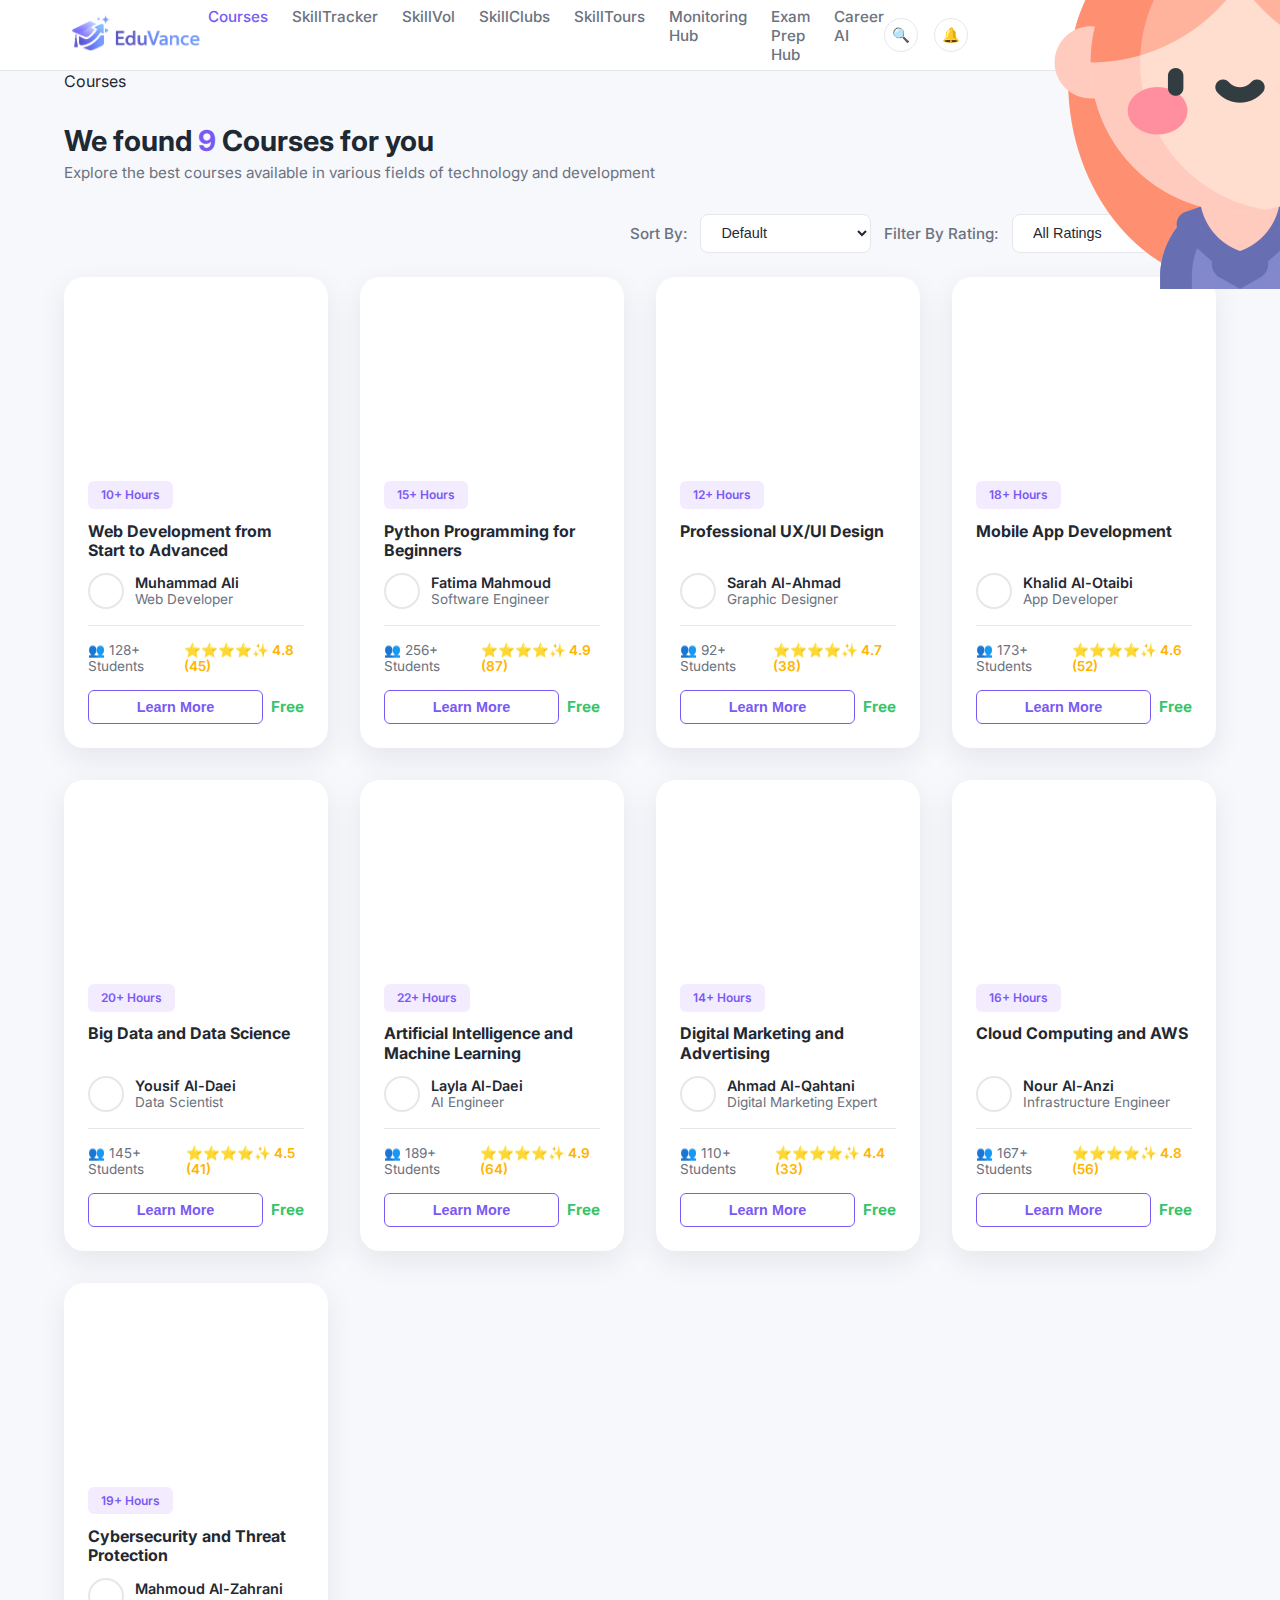
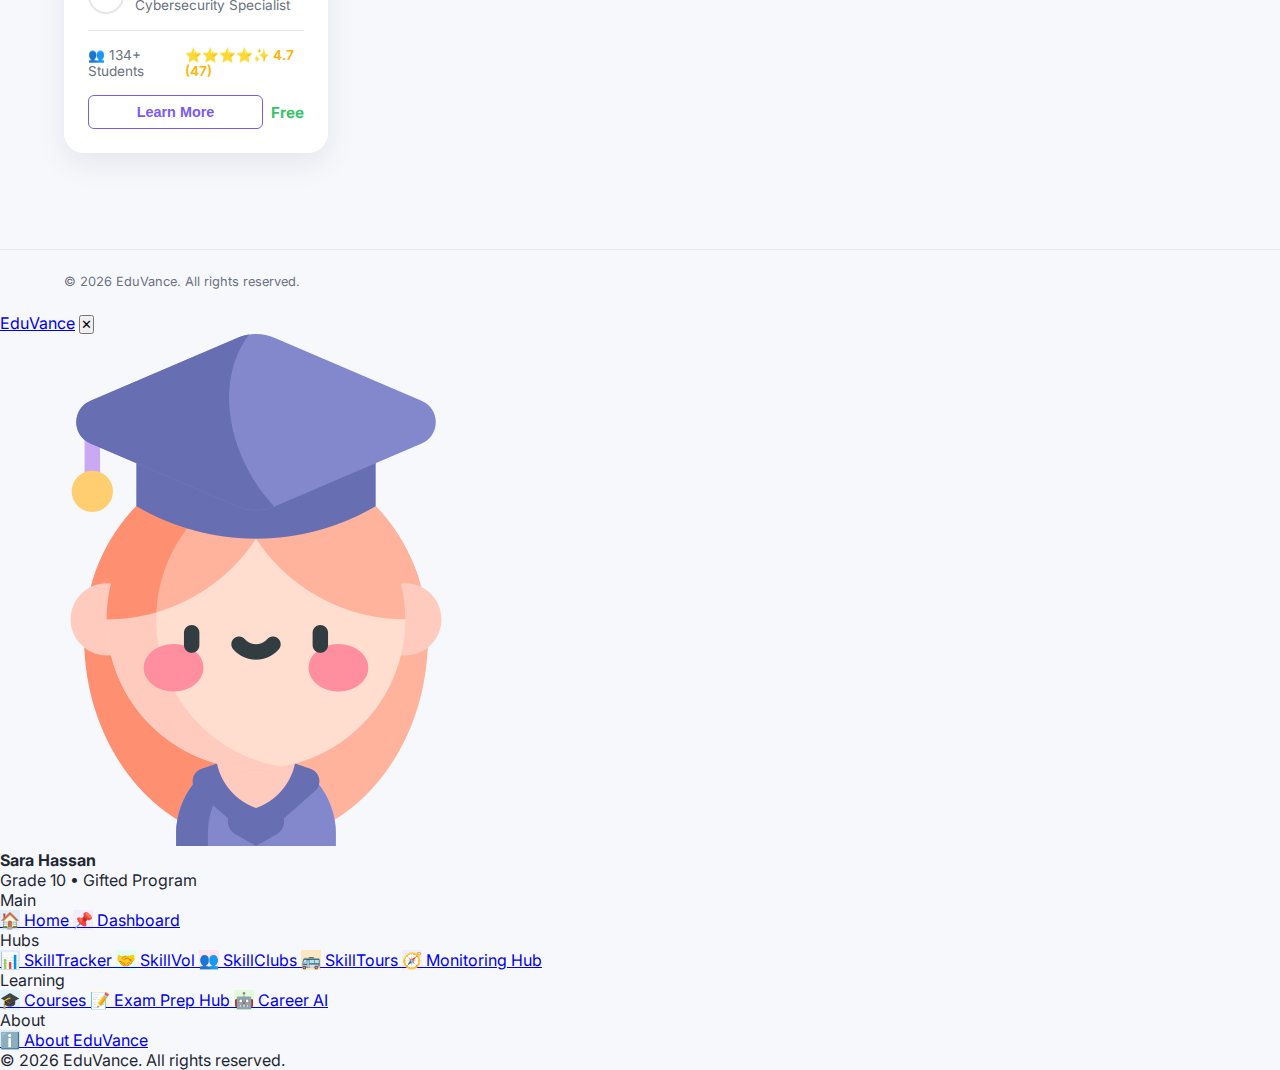
<file: courses.html>
<!DOCTYPE html>
<html lang="en">
<head>
  <meta charset="UTF-8" />
  <title>EduVance – Courses</title>
  <link rel="stylesheet" href="style.css" />
  <link rel="stylesheet" href="courses-styles.css" />
</head>
<body>
<div class="page">

<!-- Navbar -->
<header class="navbar">
  <div class="container navbar-inner">
    <a href="index.html" class="logo" style="text-decoration: none; color: inherit;">
      <img src="logo.png" alt="EduVance" style="height: 40px; width: auto;">
    </a>
    <nav class="nav-links">
      <a href="courses.html" class="active">Courses</a>
      <a href="skillTracker.html">SkillTracker</a>
      <a href="skillVol.html">SkillVol</a>
      <a href="skillClubs.html">SkillClubs</a>
      <a href="skillTours.html">SkillTours</a>
      <a href="monitoring.html">Monitoring Hub</a>
      <a href="examprep.html">Exam Prep Hub</a>
      <a href="careerai.html">Career AI</a>
    </nav>

    <div class="nav-right">
      <button class="icon-btn">🔍</button>
      <button class="icon-btn">🔔</button>
      <a href="student-dashboard.html" title="Student Dashboard" class="avatar-link">
        <img
          src="./student.png"
          alt="Student Avatar"
          class="avatar-img"
        />
      </a>
      <button class="hamburger" id="hamburgerBtn" aria-label="Open menu">
        <span></span>
        <span></span>
        <span></span>
      </button>
    </div>
  </div>
</header>

  <main class="container">

    <div class="hero-badge">
          <span class="badge-dot"></span>
          <span>Courses</span>
        </div>

    <!-- Header Section -->
    <section class="section" style="margin-top: 2rem;">
      <div class="courses-header">
        <div class="courses-header-left">
          <h1>We found <span id="courseCount" style="color: var(--primary); font-weight: 700;">9</span> Courses for you</h1>
          <p>Explore the best courses available in various fields of technology and development</p>
        </div>
      </div>

      <!-- Sort and Filter Options -->
      <div class="sort-container">
        <span class="sort-label">Sort By:</span>
        <select class="filter-select" id="sortFilter">
          <option value="default">Default</option>
          <option value="newest">Newest</option>
          <option value="popular">Most Popular</option>
          <option value="rating">Highest Rating</option>
          <option value="price">Price: Low to High</option>
        </select>
        <span class="sort-label">Filter By Rating:</span>
        <select class="filter-select" id="ratingFilter">
          <option value="">All Ratings</option>
          <option value="5">⭐⭐⭐⭐⭐ (5 Stars)</option>
          <option value="4">⭐⭐⭐⭐ (4+ Stars)</option>
          <option value="3">⭐⭐⭐ (3+ Stars)</option>
        </select>
      </div>

      <!-- Courses Grid -->
      <div class="courses-grid" id="coursesGrid">
        <!-- Courses will be generated by JavaScript -->
      </div>

    </section>

  </main>

  <!-- Course Details Modal -->
  <div class="modal" id="courseModal">
    <div class="modal-content">
      <div class="modal-header" id="modalHeader">
        <h2 id="modalTitle">Course Title</h2>
        <button class="modal-close" onclick="closeCourseModal()">&times;</button>
      </div>
      <div class="modal-body" id="modalBody">
        <!-- Content will be generated by JavaScript -->
      </div>
    </div>
  </div>

  <!-- Footer -->
  <footer class="footer">
    <div class="footer-inner container">
      <p>&copy; 2026 EduVance. All rights reserved.</p>
    </div>
  </footer>

</div>

<script src="courses.js"></script>



<!-- Slide-out Drawer Menu -->
<div class="drawer-overlay" id="drawerOverlay"></div>
<div class="drawer" id="drawer">
  <div class="drawer-head">
    <a href="index.html" class="drawer-logo">EduVance</a>
    <button class="drawer-close" id="drawerClose" aria-label="Close menu">&#x2715;</button>
  </div>
  <div class="drawer-profile">
    <img src="./student.png" alt="Sara">
    <div class="drawer-profile-info">
      <h4>Sara Hassan</h4>
      <span>Grade 10 &bull; Gifted Program</span>
    </div>
  </div>
  <div class="drawer-nav">
    <div class="drawer-section-label">Main</div>
    <a href="index.html" id="drawer-home">
      <span class="drawer-icon" style="background:#e0ecff;">&#x1F3E0;</span> Home
    </a>
    <a href="student-dashboard.html" id="drawer-dashboard">
      <span class="drawer-icon" style="background:#f3ecff;">&#x1F4CC;</span> Dashboard
    </a>
    <div class="drawer-section-label">Hubs</div>
    <a href="SkillTracker.html" id="drawer-skilltracker">
      <span class="drawer-icon" style="background:#e0ecff;">&#x1F4CA;</span> SkillTracker
    </a>
    <a href="skillvol.html" id="drawer-skillvol">
      <span class="drawer-icon" style="background:#e1fff0;">&#x1F91D;</span> SkillVol
    </a>
    <a href="skillclubs.html" id="drawer-skillclubs">
      <span class="drawer-icon" style="background:#ffe5f2;">&#x1F465;</span> SkillClubs
    </a>
    <a href="skilltours.html" id="drawer-skilltours">
      <span class="drawer-icon" style="background:#ffe7c2;">&#x1F68C;</span> SkillTours
    </a>
    <a href="monitoring.html" id="drawer-monitoring">
      <span class="drawer-icon" style="background:#f3ecff;">&#x1F9ED;</span> Monitoring Hub
    </a>
    <div class="drawer-section-label">Learning</div>
    <a href="courses.html" id="drawer-courses">
      <span class="drawer-icon" style="background:#e0f2fe;">&#x1F393;</span> Courses
    </a>
    <a href="examprep.html" id="drawer-examprep">
      <span class="drawer-icon" style="background:#fff9e6;">&#x1F4DD;</span> Exam Prep Hub
    </a>
    <a href="careerai.html" id="drawer-careerai">
      <span class="drawer-icon" style="background:#e2fcd9;">&#x1F916;</span> Career AI
    </a>
    <div class="drawer-section-label">About</div>
    <a href="about.html" id="drawer-about">
      <span class="drawer-icon" style="background:#dbeafe;">&#x2139;&#xFE0F;</span> About EduVance
    </a>
  </div>
  <div class="drawer-footer">
    <p>&copy; 2026 EduVance. All rights reserved.</p>
  </div>
</div>

<script>
(function(){
  var burger  = document.getElementById('hamburgerBtn');
  var overlay = document.getElementById('drawerOverlay');
  var drawer  = document.getElementById('drawer');
  function open(){
    burger.classList.add('open');
    overlay.classList.add('open');
    drawer.classList.add('open');
    document.body.style.overflow='hidden';
  }
  function close(){
    burger.classList.remove('open');
    overlay.classList.remove('open');
    drawer.classList.remove('open');
    document.body.style.overflow='';
  }
  burger.addEventListener('click',open);
  overlay.addEventListener('click',close);
  document.getElementById('drawerClose').addEventListener('click',close);
  document.addEventListener('keydown',function(e){if(e.key==='Escape')close();});
  var page=window.location.pathname.split('/').pop()||'index.html';
  var map={
    'index.html':'drawer-home',
    'student-dashboard.html':'drawer-dashboard',
    'SkillTracker.html':'drawer-skilltracker',
    'skillvol.html':'drawer-skillvol',
    'skillclubs.html':'drawer-skillclubs',
    'skilltours.html':'drawer-skilltours',
    'monitoring.html':'drawer-monitoring',
    'courses.html':'drawer-courses',
    'examprep.html':'drawer-examprep',
    'careerai.html':'drawer-careerai',
    'about.html':'drawer-about'
  };
  var id=map[page];
  if(id){var el=document.getElementById(id);if(el)el.classList.add('active');}
})();
</script>

</body>
</html>
</file>
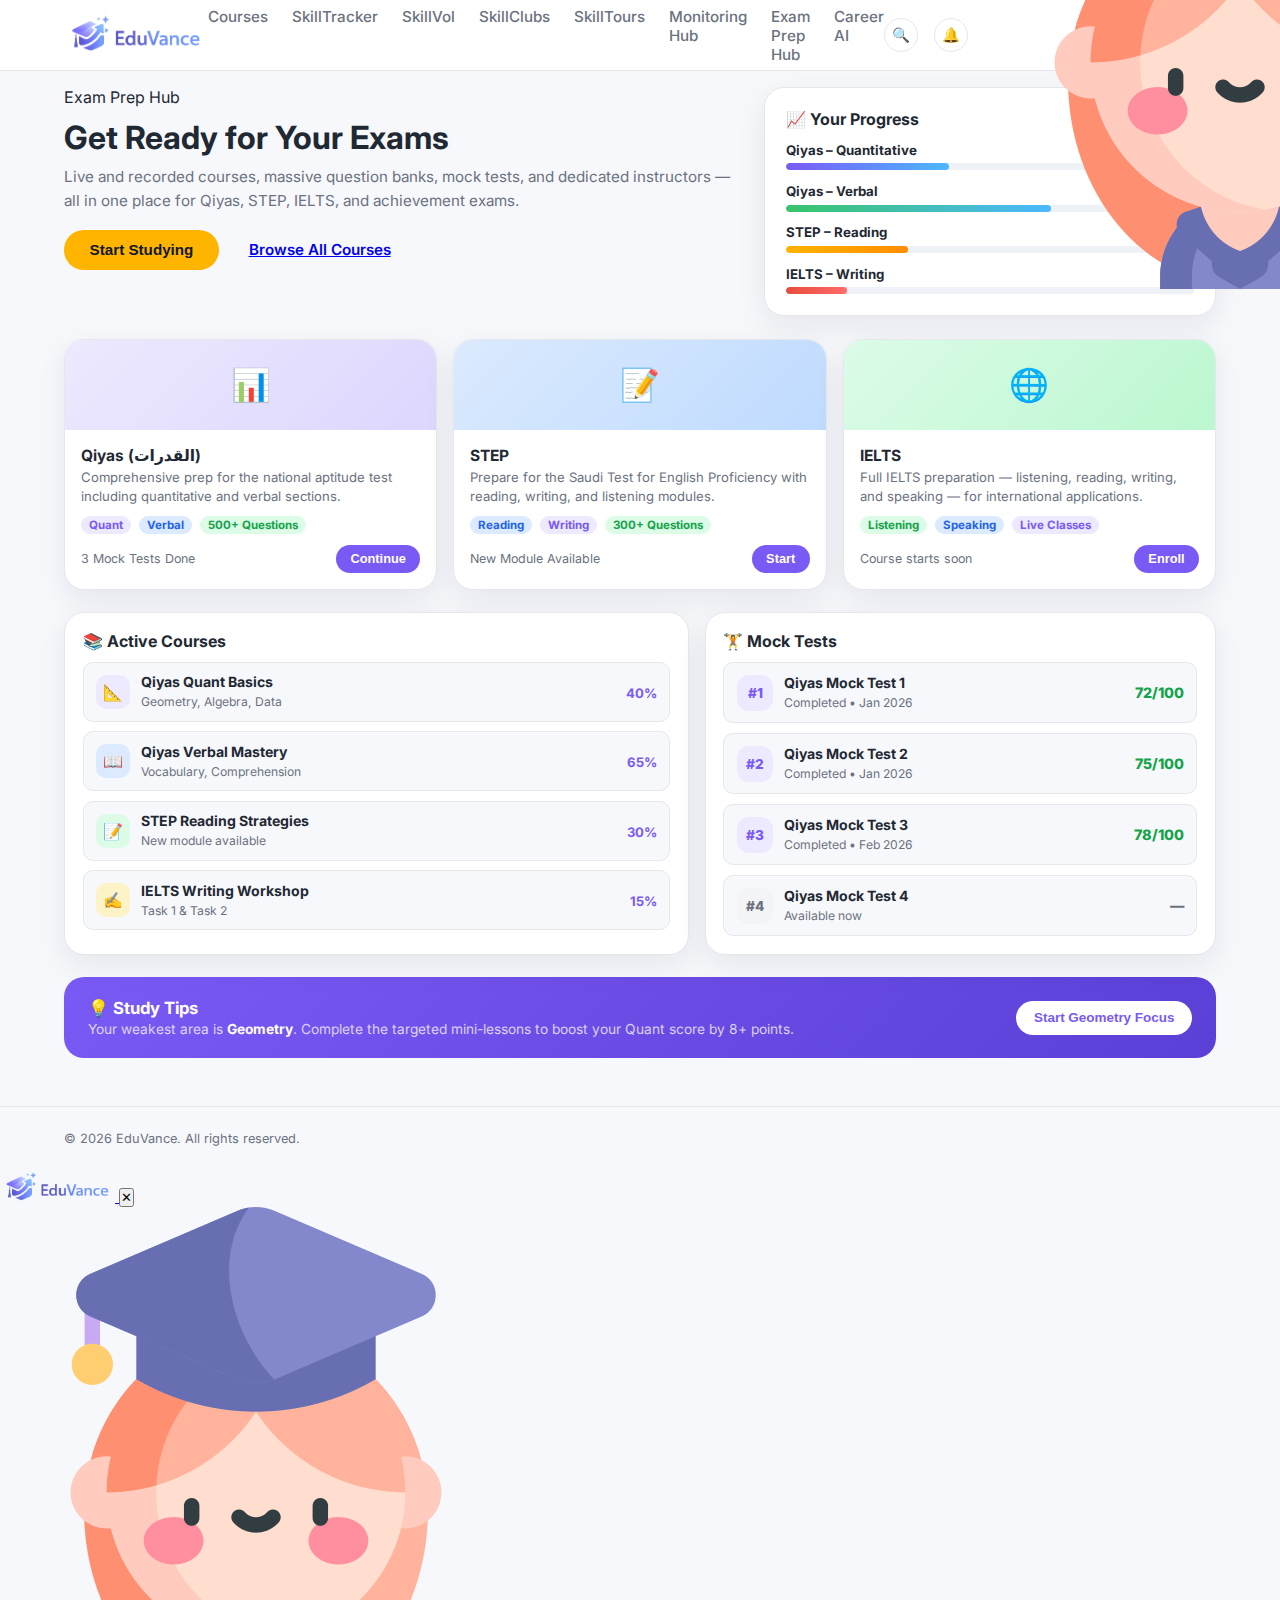
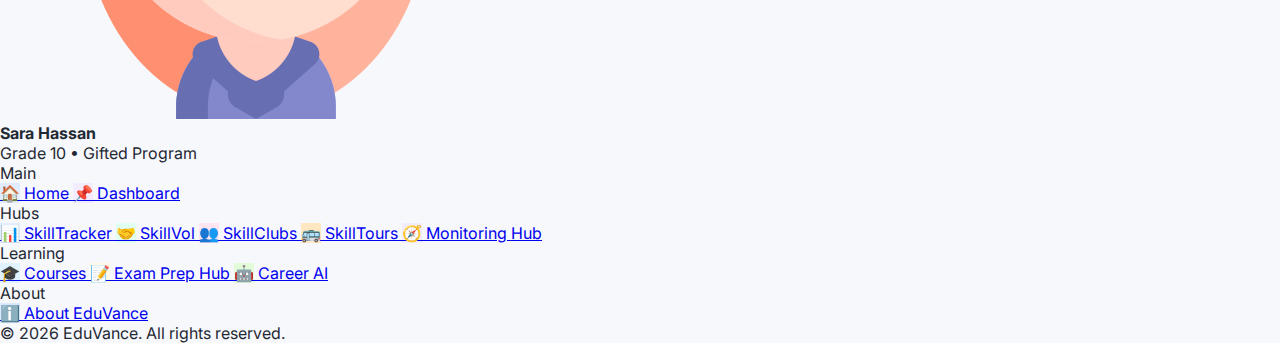
<file: examprep.html>
<!DOCTYPE html>
<html lang="en">
<head>
  <meta charset="UTF-8">
  <meta name="viewport" content="width=device-width, initial-scale=1.0">
  <title>Exam Prep Hub | EduVance</title>
  <link rel="stylesheet" href="style.css">
  <style>
    .ep-hero { display:grid; grid-template-columns:1.2fr 0.8fr; gap:1.4rem; align-items:start; margin-top:1rem; }
    .ep-hero-title { margin:0.8rem 0 0.5rem; font-size:2rem; line-height:1.15; }
    .ep-hero-sub { color:var(--text-soft); margin:0 0 1rem; font-size:0.95rem; line-height:1.6; }

    .ep-progress-card { background:#fff; border:1px solid var(--border-soft); border-radius:var(--radius-lg); box-shadow:var(--shadow-soft); padding:1.3rem; }
    .ep-progress-card h3 { margin:0 0 0.8rem; font-size:1rem; }
    .ep-prog-item { margin-bottom:0.8rem; }
    .ep-prog-row { display:flex; justify-content:space-between; font-size:0.83rem; font-weight:700; margin-bottom:0.35rem; }
    .ep-prog-row span:last-child { color:var(--text-soft); }
    .ep-prog-bar { height:7px; background:#eef2f7; border-radius:999px; overflow:hidden; }
    .ep-prog-fill { height:100%; border-radius:999px; }

    .ep-exams { display:grid; grid-template-columns:1fr 1fr 1fr; gap:1rem; margin-top:1.4rem; }
    .ep-exam-card { background:#fff; border:1px solid var(--border-soft); border-radius:var(--radius-lg); box-shadow:var(--shadow-soft); overflow:hidden; transition:transform 0.2s,box-shadow 0.2s; cursor:pointer; }
    .ep-exam-card:hover { transform:translateY(-3px); box-shadow:0 16px 40px rgba(15,23,42,0.11); }
    .ep-exam-top { height:90px; display:flex; align-items:center; justify-content:center; font-size:2rem; }
    .ep-exam-body { padding:1rem; }
    .ep-exam-body h3 { margin:0 0 0.2rem; font-size:0.97rem; }
    .ep-exam-body > p { margin:0; color:var(--text-soft); font-size:0.82rem; line-height:1.5; }
    .ep-exam-meta { display:flex; gap:0.5rem; margin-top:0.55rem; flex-wrap:wrap; }
    .ep-pill { padding:2px 8px; border-radius:999px; font-size:0.72rem; font-weight:700; }
    .ep-pill-purple { background:#ede9fe; color:var(--primary); }
    .ep-pill-green  { background:#dcfce7; color:#16a34a; }
    .ep-pill-blue   { background:#dbeafe; color:#2563eb; }
    .ep-exam-footer { display:flex; justify-content:space-between; align-items:center; margin-top:0.7rem; }
    .ep-exam-btn { background:var(--primary); color:#fff; border:none; padding:0.4rem 0.9rem; border-radius:999px; font-size:0.8rem; font-weight:700; cursor:pointer; }
    .ep-exam-btn:hover { background:#6c4de0; }

    .ep-two { display:grid; grid-template-columns:1.1fr 0.9fr; gap:1rem; margin-top:1.4rem; }
    .ep-card { background:#fff; border:1px solid var(--border-soft); border-radius:var(--radius-lg); box-shadow:var(--shadow-soft); padding:1.1rem; }
    .ep-card h3 { margin:0 0 0.7rem; font-size:1rem; }
    .ep-course-list { display:flex; flex-direction:column; gap:0.6rem; }
    .ep-course-item { display:flex; gap:0.7rem; align-items:center; padding:0.65rem 0.75rem; background:#f7f8fc; border:1px solid var(--border-soft); border-radius:var(--radius-sm); transition:background 0.15s; cursor:pointer; }
    .ep-course-item:hover { background:#ede9fe; }
    .ep-course-icon { width:34px; height:34px; border-radius:10px; display:flex; align-items:center; justify-content:center; font-size:1rem; flex-shrink:0; }
    .ep-course-info { flex:1; min-width:0; }
    .ep-course-info h4 { margin:0; font-size:0.88rem; }
    .ep-course-info span { color:var(--text-soft); font-size:0.76rem; }
    .ep-course-progress { width:60px; text-align:right; }
    .ep-course-progress strong { font-size:0.82rem; color:var(--primary); }

    .ep-mock-list { display:flex; flex-direction:column; gap:0.6rem; }
    .ep-mock-item { display:flex; gap:0.7rem; align-items:center; padding:0.7rem 0.8rem; background:#f7f8fc; border:1px solid var(--border-soft); border-radius:var(--radius-sm); }
    .ep-mock-badge { width:36px; height:36px; border-radius:12px; display:flex; align-items:center; justify-content:center; font-size:0.85rem; font-weight:800; flex-shrink:0; }
    .ep-mock-info { flex:1; }
    .ep-mock-info h4 { margin:0; font-size:0.88rem; }
    .ep-mock-info span { color:var(--text-soft); font-size:0.76rem; }
    .ep-mock-score { font-weight:800; font-size:0.9rem; }

    .ep-tips { margin-top:1.4rem; background:linear-gradient(135deg,#7a5af5,#5b3fd6); border-radius:var(--radius-lg); padding:1.3rem 1.5rem; display:flex; align-items:center; justify-content:space-between; gap:1rem; flex-wrap:wrap; }
    .ep-tips h3 { color:#fff; margin:0 0 0.2rem; font-size:1.05rem; }
    .ep-tips p { color:rgba(255,255,255,0.75); margin:0; font-size:0.86rem; }
    .ep-tips-btn { background:#fff; color:var(--primary); border:none; padding:0.6rem 1.1rem; border-radius:999px; font-weight:800; font-size:0.84rem; cursor:pointer; white-space:nowrap; }
    .ep-tips-btn:hover { transform:translateY(-1px); box-shadow:0 8px 24px rgba(0,0,0,0.2); }

    @media(max-width:992px){ .ep-hero{grid-template-columns:1fr;} .ep-exams{grid-template-columns:1fr 1fr;} .ep-two{grid-template-columns:1fr;} }
    @media(max-width:600px){ .ep-exams{grid-template-columns:1fr;} .ep-hero-title{font-size:1.7rem;} }
  </style>
</head>
<body>
<div class="page">
<!-- Navbar -->
<header class="navbar">
  <div class="container navbar-inner">
    <a href="index.html" class="logo" style="text-decoration: none; color: inherit;">
      <img src="logo.png" alt="EduVance" style="height: 40px; width: auto;">
    </a>
    <nav class="nav-links">
      <a href="courses.html">Courses</a>
      <a href="skillTracker.html">SkillTracker</a>
      <a href="skillvol.html">SkillVol</a>
      <a href="skillclubs.html">SkillClubs</a>
      <a href="skilltours.html">SkillTours</a>
      <a href="monitoring.html">Monitoring Hub</a>
      <a href="examprep.html">Exam Prep Hub</a>
      <a href="careerai.html">Career AI</a>

    </nav>
    <div class="nav-right">
      <button class="icon-btn">🔍</button>
      <button class="icon-btn">🔔</button>
      <a href="student-dashboard.html" title="Student Dashboard" class="avatar-link">
        <img
          src="./student.png"
          alt="Student Avatar"
          class="avatar-img"
        />
      </a>
      <button class="hamburger" id="hamburgerBtn" aria-label="Open menu">
        <span></span>
        <span></span>
        <span></span>
      </button>
    </div>
  </div>
</header>

<main class="container">

  <section class="ep-hero">
    <div>
      <div class="hero-badge"><span class="badge-dot"></span><span>Exam Prep Hub</span></div>
      <h1 class="ep-hero-title">Get Ready for Your Exams</h1>
      <p class="ep-hero-sub">Live and recorded courses, massive question banks, mock tests, and dedicated instructors — all in one place for Qiyas, STEP, IELTS, and achievement exams.</p>
      <div class="hero-actions">
        <button class="btn btn-primary">Start Studying</button>
        <a class="btn btn-soft" href="courses.html">Browse All Courses</a>
      </div>
    </div>
    <div class="ep-progress-card">
      <h3>📈 Your Progress</h3>
      <div class="ep-prog-item">
        <div class="ep-prog-row"><span>Qiyas – Quantitative</span><span>40%</span></div>
        <div class="ep-prog-bar"><div class="ep-prog-fill" style="width:40%;background:linear-gradient(90deg,#7a5af5,#4cb8ff);"></div></div>
      </div>
      <div class="ep-prog-item">
        <div class="ep-prog-row"><span>Qiyas – Verbal</span><span>65%</span></div>
        <div class="ep-prog-bar"><div class="ep-prog-fill" style="width:65%;background:linear-gradient(90deg,#39c46a,#4cb8ff);"></div></div>
      </div>
      <div class="ep-prog-item">
        <div class="ep-prog-row"><span>STEP – Reading</span><span>30%</span></div>
        <div class="ep-prog-bar"><div class="ep-prog-fill" style="width:30%;background:linear-gradient(90deg,#ffb400,#ff8c00);"></div></div>
      </div>
      <div class="ep-prog-item" style="margin-bottom:0;">
        <div class="ep-prog-row"><span>IELTS – Writing</span><span>15%</span></div>
        <div class="ep-prog-bar"><div class="ep-prog-fill" style="width:15%;background:linear-gradient(90deg,#e74c3c,#ff6b6b);"></div></div>
      </div>
    </div>
  </section>

  <!-- Exam Categories -->
  <div class="ep-exams">
    <div class="ep-exam-card">
      <div class="ep-exam-top" style="background:linear-gradient(135deg,#ede9fe,#ddd6fe);">📊</div>
      <div class="ep-exam-body">
        <h3>Qiyas (القدرات)</h3>
        <p>Comprehensive prep for the national aptitude test including quantitative and verbal sections.</p>
        <div class="ep-exam-meta">
          <span class="ep-pill ep-pill-purple">Quant</span>
          <span class="ep-pill ep-pill-blue">Verbal</span>
          <span class="ep-pill ep-pill-green">500+ Questions</span>
        </div>
        <div class="ep-exam-footer">
          <span style="color:var(--text-soft);font-size:0.78rem;">3 Mock Tests Done</span>
          <button class="ep-exam-btn">Continue</button>
        </div>
      </div>
    </div>
    <div class="ep-exam-card">
      <div class="ep-exam-top" style="background:linear-gradient(135deg,#dbeafe,#bfdbfe);">📝</div>
      <div class="ep-exam-body">
        <h3>STEP</h3>
        <p>Prepare for the Saudi Test for English Proficiency with reading, writing, and listening modules.</p>
        <div class="ep-exam-meta">
          <span class="ep-pill ep-pill-blue">Reading</span>
          <span class="ep-pill ep-pill-purple">Writing</span>
          <span class="ep-pill ep-pill-green">300+ Questions</span>
        </div>
        <div class="ep-exam-footer">
          <span style="color:var(--text-soft);font-size:0.78rem;">New Module Available</span>
          <button class="ep-exam-btn">Start</button>
        </div>
      </div>
    </div>
    <div class="ep-exam-card">
      <div class="ep-exam-top" style="background:linear-gradient(135deg,#dcfce7,#bbf7d0);">🌐</div>
      <div class="ep-exam-body">
        <h3>IELTS</h3>
        <p>Full IELTS preparation — listening, reading, writing, and speaking — for international applications.</p>
        <div class="ep-exam-meta">
          <span class="ep-pill ep-pill-green">Listening</span>
          <span class="ep-pill ep-pill-blue">Speaking</span>
          <span class="ep-pill ep-pill-purple">Live Classes</span>
        </div>
        <div class="ep-exam-footer">
          <span style="color:var(--text-soft);font-size:0.78rem;">Course starts soon</span>
          <button class="ep-exam-btn">Enroll</button>
        </div>
      </div>
    </div>
  </div>

  <!-- Courses + Mock Tests -->
  <div class="ep-two">
    <div class="ep-card">
      <h3>📚 Active Courses</h3>
      <div class="ep-course-list">
        <div class="ep-course-item">
          <div class="ep-course-icon" style="background:#ede9fe;">📐</div>
          <div class="ep-course-info"><h4>Qiyas Quant Basics</h4><span>Geometry, Algebra, Data</span></div>
          <div class="ep-course-progress"><strong>40%</strong></div>
        </div>
        <div class="ep-course-item">
          <div class="ep-course-icon" style="background:#dbeafe;">📖</div>
          <div class="ep-course-info"><h4>Qiyas Verbal Mastery</h4><span>Vocabulary, Comprehension</span></div>
          <div class="ep-course-progress"><strong>65%</strong></div>
        </div>
        <div class="ep-course-item">
          <div class="ep-course-icon" style="background:#dcfce7;">📝</div>
          <div class="ep-course-info"><h4>STEP Reading Strategies</h4><span>New module available</span></div>
          <div class="ep-course-progress"><strong>30%</strong></div>
        </div>
        <div class="ep-course-item">
          <div class="ep-course-icon" style="background:#fef3c7;">✍️</div>
          <div class="ep-course-info"><h4>IELTS Writing Workshop</h4><span>Task 1 & Task 2</span></div>
          <div class="ep-course-progress"><strong>15%</strong></div>
        </div>
      </div>
    </div>
    <div class="ep-card">
      <h3>🏋️ Mock Tests</h3>
      <div class="ep-mock-list">
        <div class="ep-mock-item">
          <div class="ep-mock-badge" style="background:#ede9fe;color:var(--primary);">#1</div>
          <div class="ep-mock-info"><h4>Qiyas Mock Test 1</h4><span>Completed • Jan 2026</span></div>
          <div class="ep-mock-score" style="color:#16a34a;">72/100</div>
        </div>
        <div class="ep-mock-item">
          <div class="ep-mock-badge" style="background:#ede9fe;color:var(--primary);">#2</div>
          <div class="ep-mock-info"><h4>Qiyas Mock Test 2</h4><span>Completed • Jan 2026</span></div>
          <div class="ep-mock-score" style="color:#16a34a;">75/100</div>
        </div>
        <div class="ep-mock-item">
          <div class="ep-mock-badge" style="background:#ede9fe;color:var(--primary);">#3</div>
          <div class="ep-mock-info"><h4>Qiyas Mock Test 3</h4><span>Completed • Feb 2026</span></div>
          <div class="ep-mock-score" style="color:#16a34a;">78/100</div>
        </div>
        <div class="ep-mock-item">
          <div class="ep-mock-badge" style="background:#f3f4f6;color:var(--text-soft);">#4</div>
          <div class="ep-mock-info"><h4>Qiyas Mock Test 4</h4><span>Available now</span></div>
          <div class="ep-mock-score" style="color:var(--text-soft);">—</div>
        </div>
      </div>
    </div>
  </div>

  <!-- CTA -->
  <div class="ep-tips">
    <div><h3>💡 Study Tips</h3><p>Your weakest area is <strong style="color:#fff;">Geometry</strong>. Complete the targeted mini-lessons to boost your Quant score by 8+ points.</p></div>
    <button class="ep-tips-btn">Start Geometry Focus</button>
  </div>

</main>
<footer class="footer"><div class="footer-inner container"><p>&copy; 2026 EduVance. All rights reserved.</p></div></footer>
</div>


<!-- ─── Slide-out Drawer Menu ─── -->
<div class="drawer-overlay" id="drawerOverlay"></div>
<div class="drawer" id="drawer">
  <div class="drawer-head">
    <a href="index.html" class="drawer-logo">
      <img src="logo.png" alt="EduVance" style="height: 32px; width: auto;">
    </a>
    <button class="drawer-close" id="drawerClose" aria-label="Close menu">&#x2715;</button>
  </div>
  <div class="drawer-profile">
    <img src="./student.png" alt="Sara">
    <div class="drawer-profile-info">
      <h4>Sara Hassan</h4>
      <span>Grade 10 &bull; Gifted Program</span>
    </div>
  </div>
  <div class="drawer-nav">
    <div class="drawer-section-label">Main</div>
    <a href="index.html" id="drawer-home">
      <span class="drawer-icon" style="background:#e0ecff;">&#x1F3E0;</span> Home
    </a>
    <a href="student-dashboard.html" id="drawer-dashboard">
      <span class="drawer-icon" style="background:#f3ecff;">&#x1F4CC;</span> Dashboard
    </a>
    <div class="drawer-section-label">Hubs</div>
    <a href="skillTracker.html" id="drawer-skilltracker">
      <span class="drawer-icon" style="background:#e0ecff;">&#x1F4CA;</span> SkillTracker
    </a>
    <a href="skillvol.html" id="drawer-skillvol">
      <span class="drawer-icon" style="background:#e1fff0;">&#x1F91D;</span> SkillVol
    </a>
    <a href="skillclubs.html" id="drawer-skillclubs">
      <span class="drawer-icon" style="background:#ffe5f2;">&#x1F465;</span> SkillClubs
    </a>
    <a href="skilltours.html" id="drawer-skilltours">
      <span class="drawer-icon" style="background:#ffe7c2;">&#x1F68C;</span> SkillTours
    </a>
    <a href="monitoring.html" id="drawer-monitoring">
      <span class="drawer-icon" style="background:#f3ecff;">&#x1F9ED;</span> Monitoring Hub
    </a>
    <div class="drawer-section-label">Learning</div>
    <a href="courses.html" id="drawer-courses">
      <span class="drawer-icon" style="background:#e0f2fe;">&#x1F393;</span> Courses
    </a>
    <a href="examprep.html" id="drawer-examprep">
      <span class="drawer-icon" style="background:#fff9e6;">&#x1F4DD;</span> Exam Prep Hub
    </a>
    <a href="careerai.html" id="drawer-careerai">
      <span class="drawer-icon" style="background:#e2fcd9;">&#x1F916;</span> Career AI
    </a>
    <div class="drawer-section-label">About</div>
    <a href="about.html" id="drawer-about">
      <span class="drawer-icon" style="background:#dbeafe;">&#x2139;&#xFE0F;</span> About EduVance
    </a>
  </div>
  <div class="drawer-footer">
    <p>&copy; 2026 EduVance. All rights reserved.</p>
  </div>
</div>

<script>
(function(){
  var burger  = document.getElementById('hamburgerBtn');
  var overlay = document.getElementById('drawerOverlay');
  var drawer  = document.getElementById('drawer');
  function open(){
    burger.classList.add('open');
    overlay.classList.add('open');
    drawer.classList.add('open');
    document.body.style.overflow='hidden';
  }
  function close(){
    burger.classList.remove('open');
    overlay.classList.remove('open');
    drawer.classList.remove('open');
    document.body.style.overflow='';
  }
  burger.addEventListener('click',open);
  overlay.addEventListener('click',close);
  document.getElementById('drawerClose').addEventListener('click',close);
  document.addEventListener('keydown',function(e){if(e.key==='Escape')close();});
  var page=window.location.pathname.split('/').pop()||'index.html';
  var map={
    'index.html':'drawer-home',
    'student-dashboard.html':'drawer-dashboard',
    'SkillTracker.html':'drawer-skilltracker',
    'skillvol.html':'drawer-skillvol',
    'skillclubs.html':'drawer-skillclubs',
    'skilltours.html':'drawer-skilltours',
    'monitoring.html':'drawer-monitoring',
    'courses.html':'drawer-courses',
    'examprep.html':'drawer-examprep',
    'careerai.html':'drawer-careerai',
    'about.html':'drawer-about'
  };
  var id=map[page];
  if(id){var el=document.getElementById(id);if(el)el.classList.add('active');}
})();
</script>

</body>
</html>
</file>
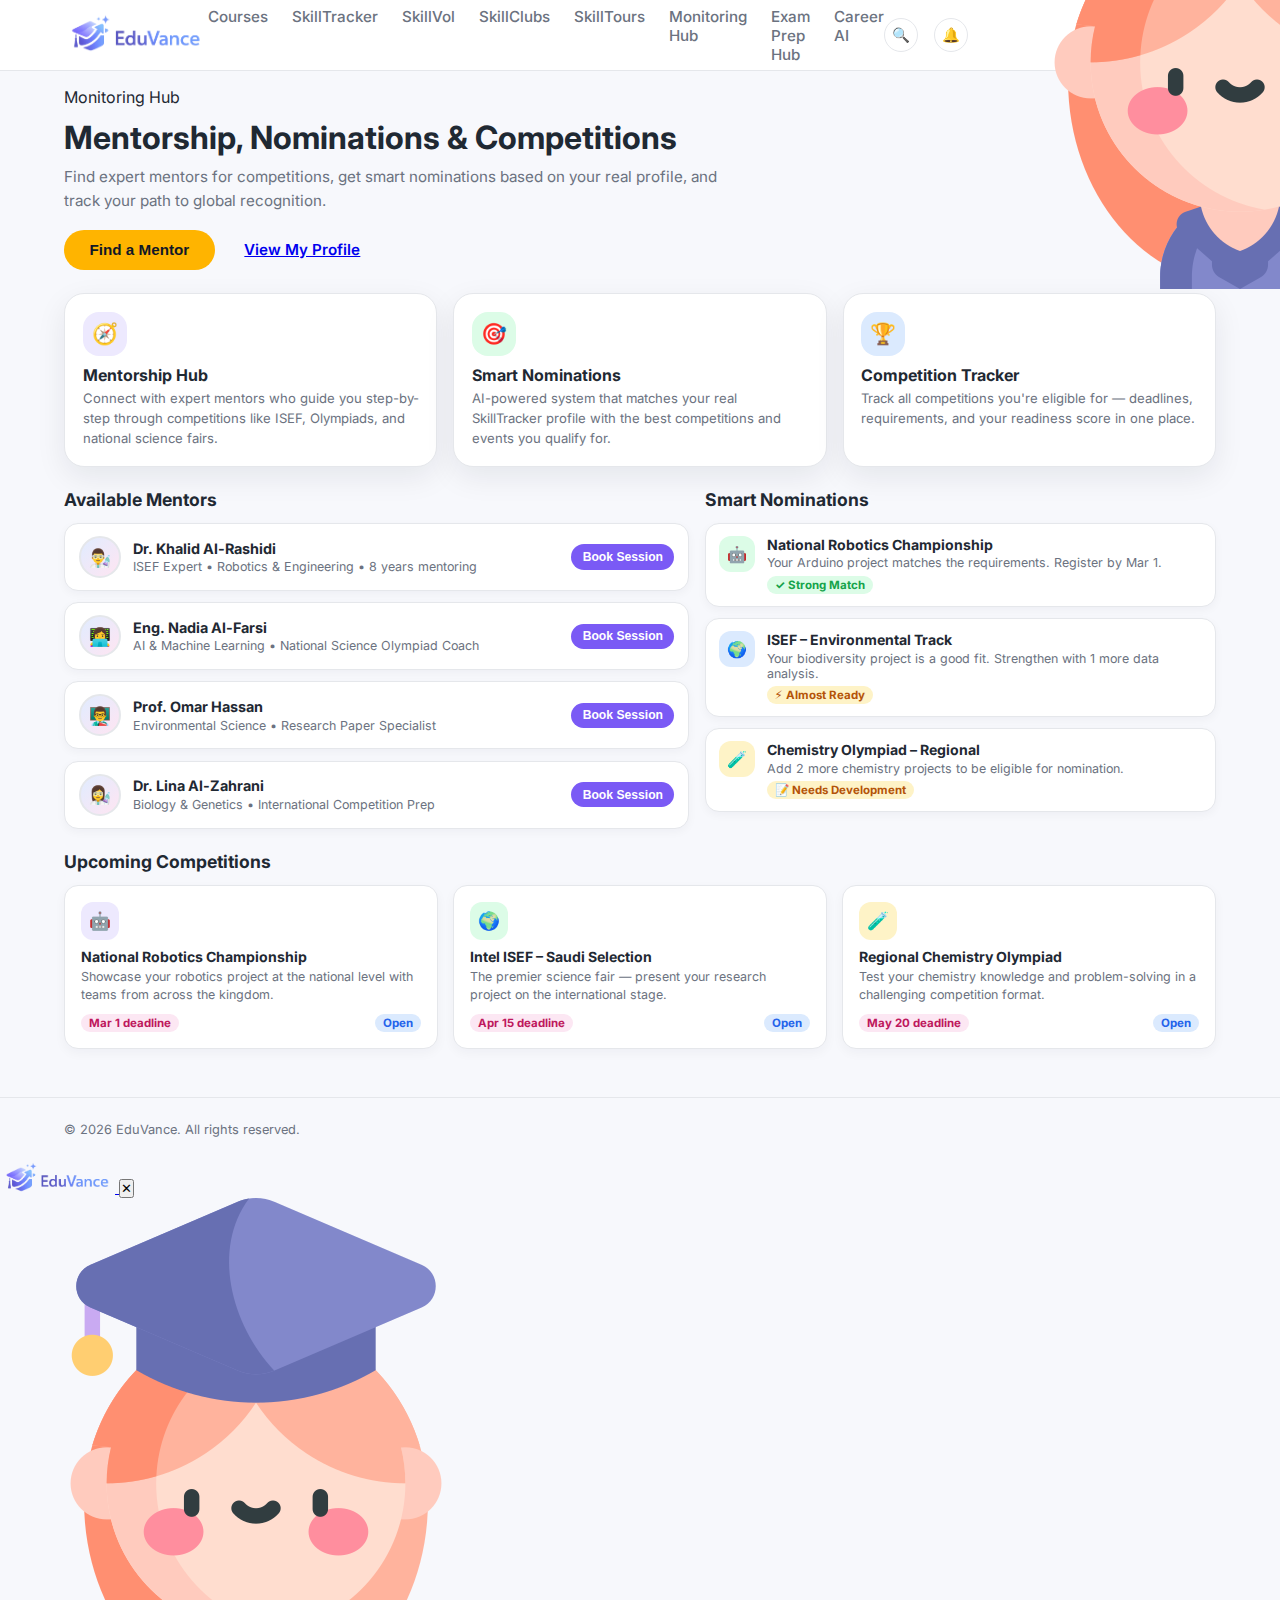
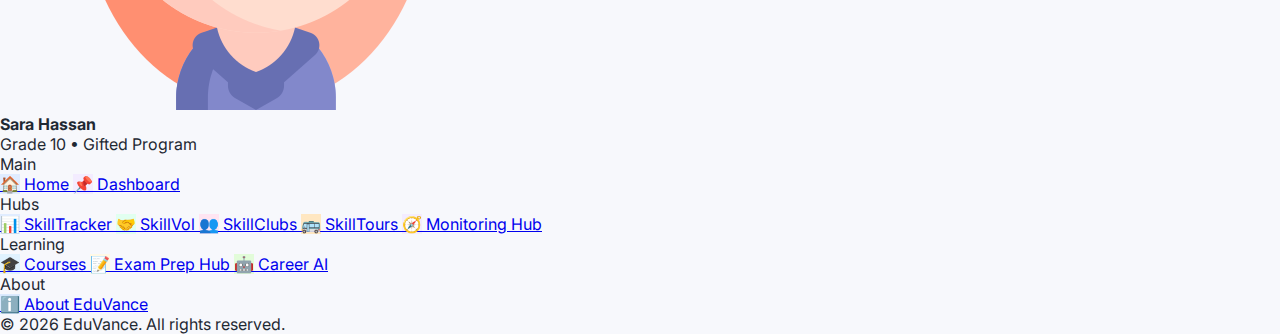
<file: monitoring.html>
<!DOCTYPE html>
<html lang="en">
<head>
  <meta charset="UTF-8">
  <meta name="viewport" content="width=device-width, initial-scale=1.0">
  <title>Monitoring Hub | EduVance</title>
  <link rel="stylesheet" href="style.css">
  <style>
    .mh-hero { margin-top:1rem; }
    .mh-hero-title { margin:0.8rem 0 0.5rem; font-size:2rem; line-height:1.15; }
    .mh-hero-sub { color:var(--text-soft); margin:0 0 1rem; font-size:0.95rem; line-height:1.6; max-width:680px; }

    .mh-top-grid { display:grid; grid-template-columns:1fr 1fr 1fr; gap:1rem; margin-top:1.4rem; }
    .mh-top-card { background:#fff; border:1px solid var(--border-soft); border-radius:var(--radius-lg); box-shadow:var(--shadow-soft); padding:1.1rem; }
    .mh-top-icon { width:44px; height:44px; border-radius:16px; display:flex; align-items:center; justify-content:center; font-size:1.3rem; margin-bottom:0.6rem; }
    .mh-top-card h3 { margin:0 0 0.25rem; font-size:1rem; }
    .mh-top-card > p { margin:0; color:var(--text-soft); font-size:0.82rem; line-height:1.5; }

    .mh-two { display:grid; grid-template-columns:1.1fr 0.9fr; gap:1rem; margin-top:1rem; }

    .mh-sec-head { display:flex; align-items:center; justify-content:space-between; margin-bottom:0.8rem; flex-wrap:wrap; gap:0.5rem; }
    .mh-sec-head h2 { margin:0; font-size:1.1rem; }

    .mh-mentor-list { display:flex; flex-direction:column; gap:0.7rem; }
    .mh-mentor { display:flex; gap:0.8rem; align-items:center; padding:0.75rem 0.85rem; background:#fff; border:1px solid var(--border-soft); border-radius:var(--radius-md); box-shadow:0 3px 10px rgba(15,23,42,0.04); transition:transform 0.15s; cursor:pointer; }
    .mh-mentor:hover { transform:translateY(-1px); }
    .mh-mentor-avatar { width:42px; height:42px; border-radius:50%; object-fit:cover; background:linear-gradient(135deg,#e0ecff,#ffe5f2); border:2px solid var(--border-soft); flex-shrink:0; display:flex; align-items:center; justify-content:center; font-size:1.1rem; }
    .mh-mentor-info { flex:1; min-width:0; }
    .mh-mentor-info h4 { margin:0; font-size:0.9rem; }
    .mh-mentor-info p { margin:0.15rem 0 0; color:var(--text-soft); font-size:0.78rem; }
    .mh-mentor-action { background:var(--primary); color:#fff; border:none; padding:0.35rem 0.7rem; border-radius:999px; font-size:0.76rem; font-weight:700; cursor:pointer; white-space:nowrap; }
    .mh-mentor-action:hover { background:#6c4de0; }

    .mh-noms { display:flex; flex-direction:column; gap:0.7rem; }
    .mh-nom-item { display:flex; gap:0.7rem; align-items:flex-start; padding:0.75rem 0.85rem; background:#fff; border:1px solid var(--border-soft); border-radius:var(--radius-md); box-shadow:0 3px 10px rgba(15,23,42,0.04); }
    .mh-nom-icon { width:36px; height:36px; border-radius:12px; display:flex; align-items:center; justify-content:center; font-size:1rem; flex-shrink:0; }
    .mh-nom-content { flex:1; min-width:0; }
    .mh-nom-content h4 { margin:0; font-size:0.88rem; }
    .mh-nom-content p { margin:0.15rem 0 0; color:var(--text-soft); font-size:0.78rem; }
    .mh-nom-tag { display:inline-block; margin-top:0.35rem; padding:2px 8px; border-radius:999px; font-size:0.72rem; font-weight:700; }
    .mh-nom-match { background:#dcfce7; color:#16a34a; }
    .mh-nom-ready { background:#fef3c7; color:#b45309; }

    .mh-competitions { margin-top:1.4rem; }
    .mh-comp-grid { display:grid; grid-template-columns:1fr 1fr 1fr; gap:0.9rem; }
    .mh-comp-card { background:#fff; border:1px solid var(--border-soft); border-radius:var(--radius-md); padding:1rem; box-shadow:0 4px 12px rgba(15,23,42,0.04); transition:transform 0.15s; cursor:pointer; }
    .mh-comp-card:hover { transform:translateY(-2px); box-shadow:0 8px 24px rgba(15,23,42,0.08); }
    .mh-comp-icon { width:38px; height:38px; border-radius:12px; display:flex; align-items:center; justify-content:center; font-size:1.1rem; margin-bottom:0.5rem; }
    .mh-comp-card h4 { margin:0 0 0.2rem; font-size:0.88rem; }
    .mh-comp-card p { margin:0; color:var(--text-soft); font-size:0.78rem; line-height:1.45; }
    .mh-comp-footer { display:flex; justify-content:space-between; align-items:center; margin-top:0.6rem; }
    .mh-comp-pill { padding:2px 8px; border-radius:999px; font-size:0.72rem; font-weight:700; }
    .mh-cp-deadline { background:#fce7f3; color:#be185d; }
    .mh-cp-open { background:#dbeafe; color:#2563eb; }

    @media(max-width:992px){ .mh-top-grid{grid-template-columns:1fr 1fr;} .mh-two{grid-template-columns:1fr;} .mh-comp-grid{grid-template-columns:1fr 1fr;} }
    @media(max-width:600px){ .mh-top-grid{grid-template-columns:1fr;} .mh-comp-grid{grid-template-columns:1fr;} .mh-hero-title{font-size:1.7rem;} }
  </style>
</head>
<body>
<div class="page">
<!-- Navbar -->
<header class="navbar">
  <div class="container navbar-inner">
    <a href="index.html" class="logo" style="text-decoration: none; color: inherit;">
      <img src="logo.png" alt="EduVance" style="height: 40px; width: auto;">
    </a>
    <nav class="nav-links">
      <a href="courses.html">Courses</a>
      <a href="skillTracker.html">SkillTracker</a>
      <a href="skillvol.html">SkillVol</a>
      <a href="skillclubs.html">SkillClubs</a>
      <a href="skilltours.html">SkillTours</a>
      <a href="monitoring.html">Monitoring Hub</a>
      <a href="examprep.html">Exam Prep Hub</a>
      <a href="careerai.html">Career AI</a>

    </nav>
    <div class="nav-right">
      <button class="icon-btn">🔍</button>
      <button class="icon-btn">🔔</button>
      <a href="student-dashboard.html" title="Student Dashboard" class="avatar-link">
        <img
          src="./student.png"
          alt="Student Avatar"
          class="avatar-img"
        />
      </a>
      <button class="hamburger" id="hamburgerBtn" aria-label="Open menu">
        <span></span>
        <span></span>
        <span></span>
      </button>
    </div>
  </div>
</header>

<main class="container">

  <section class="mh-hero">
    <div class="hero-badge"><span class="badge-dot"></span><span>Monitoring Hub</span></div>
    <h1 class="mh-hero-title">Mentorship, Nominations & Competitions</h1>
    <p class="mh-hero-sub">Find expert mentors for competitions, get smart nominations based on your real profile, and track your path to global recognition.</p>
    <div class="hero-actions">
      <button class="btn btn-primary">Find a Mentor</button>
      <a class="btn btn-soft" href="SkillTracker.html">View My Profile</a>
    </div>
  </section>

  <!-- Top 3 Feature Cards -->
  <div class="mh-top-grid">
    <div class="mh-top-card">
      <div class="mh-top-icon" style="background:#ede9fe;">🧭</div>
      <h3>Mentorship Hub</h3>
      <p>Connect with expert mentors who guide you step-by-step through competitions like ISEF, Olympiads, and national science fairs.</p>
    </div>
    <div class="mh-top-card">
      <div class="mh-top-icon" style="background:#dcfce7;">🎯</div>
      <h3>Smart Nominations</h3>
      <p>AI-powered system that matches your real SkillTracker profile with the best competitions and events you qualify for.</p>
    </div>
    <div class="mh-top-card">
      <div class="mh-top-icon" style="background:#dbeafe;">🏆</div>
      <h3>Competition Tracker</h3>
      <p>Track all competitions you're eligible for — deadlines, requirements, and your readiness score in one place.</p>
    </div>
  </div>

  <!-- Mentors + Nominations side by side -->
  <div class="mh-two" style="margin-top:1.4rem;">
    <div>
      <div class="mh-sec-head"><h2>Available Mentors</h2></div>
      <div class="mh-mentor-list">
        <div class="mh-mentor">
          <div class="mh-mentor-avatar">👨‍🔬</div>
          <div class="mh-mentor-info"><h4>Dr. Khalid Al-Rashidi</h4><p>ISEF Expert • Robotics & Engineering • 8 years mentoring</p></div>
          <button class="mh-mentor-action">Book Session</button>
        </div>
        <div class="mh-mentor">
          <div class="mh-mentor-avatar">👩‍💻</div>
          <div class="mh-mentor-info"><h4>Eng. Nadia Al-Farsi</h4><p>AI & Machine Learning • National Science Olympiad Coach</p></div>
          <button class="mh-mentor-action">Book Session</button>
        </div>
        <div class="mh-mentor">
          <div class="mh-mentor-avatar">👨‍🏫</div>
          <div class="mh-mentor-info"><h4>Prof. Omar Hassan</h4><p>Environmental Science • Research Paper Specialist</p></div>
          <button class="mh-mentor-action">Book Session</button>
        </div>
        <div class="mh-mentor">
          <div class="mh-mentor-avatar">👩‍🔬</div>
          <div class="mh-mentor-info"><h4>Dr. Lina Al-Zahrani</h4><p>Biology & Genetics • International Competition Prep</p></div>
          <button class="mh-mentor-action">Book Session</button>
        </div>
      </div>
    </div>
    <div>
      <div class="mh-sec-head"><h2>Smart Nominations</h2></div>
      <div class="mh-noms">
        <div class="mh-nom-item">
          <div class="mh-nom-icon" style="background:#dcfce7;">🤖</div>
          <div class="mh-nom-content">
            <h4>National Robotics Championship</h4>
            <p>Your Arduino project matches the requirements. Register by Mar 1.</p>
            <span class="mh-nom-tag mh-nom-match">✓ Strong Match</span>
          </div>
        </div>
        <div class="mh-nom-item">
          <div class="mh-nom-icon" style="background:#dbeafe;">🌍</div>
          <div class="mh-nom-content">
            <h4>ISEF – Environmental Track</h4>
            <p>Your biodiversity project is a good fit. Strengthen with 1 more data analysis.</p>
            <span class="mh-nom-tag mh-nom-ready">⚡ Almost Ready</span>
          </div>
        </div>
        <div class="mh-nom-item">
          <div class="mh-nom-icon" style="background:#fef3c7;">🧪</div>
          <div class="mh-nom-content">
            <h4>Chemistry Olympiad – Regional</h4>
            <p>Add 2 more chemistry projects to be eligible for nomination.</p>
            <span class="mh-nom-tag mh-nom-ready">📝 Needs Development</span>
          </div>
        </div>
      </div>
    </div>
  </div>

  <!-- Competitions -->
  <section class="mh-competitions">
    <div class="mh-sec-head"><h2>Upcoming Competitions</h2></div>
    <div class="mh-comp-grid">
      <div class="mh-comp-card">
        <div class="mh-comp-icon" style="background:#ede9fe;">🤖</div>
        <h4>National Robotics Championship</h4>
        <p>Showcase your robotics project at the national level with teams from across the kingdom.</p>
        <div class="mh-comp-footer">
          <span class="mh-comp-pill mh-cp-deadline">Mar 1 deadline</span>
          <span class="mh-comp-pill mh-cp-open">Open</span>
        </div>
      </div>
      <div class="mh-comp-card">
        <div class="mh-comp-icon" style="background:#dcfce7;">🌍</div>
        <h4>Intel ISEF – Saudi Selection</h4>
        <p>The premier science fair — present your research project on the international stage.</p>
        <div class="mh-comp-footer">
          <span class="mh-comp-pill mh-cp-deadline">Apr 15 deadline</span>
          <span class="mh-comp-pill mh-cp-open">Open</span>
        </div>
      </div>
      <div class="mh-comp-card">
        <div class="mh-comp-icon" style="background:#fef3c7;">🧪</div>
        <h4>Regional Chemistry Olympiad</h4>
        <p>Test your chemistry knowledge and problem-solving in a challenging competition format.</p>
        <div class="mh-comp-footer">
          <span class="mh-comp-pill mh-cp-deadline">May 20 deadline</span>
          <span class="mh-comp-pill mh-cp-open">Open</span>
        </div>
      </div>
    </div>
  </section>

</main>
<footer class="footer"><div class="footer-inner container"><p>&copy; 2026 EduVance. All rights reserved.</p></div></footer>
</div>


<!-- ─── Slide-out Drawer Menu ─── -->
<div class="drawer-overlay" id="drawerOverlay"></div>
<div class="drawer" id="drawer">
  <div class="drawer-head">
    <a href="index.html" class="drawer-logo">
      <img src="logo.png" alt="EduVance" style="height: 32px; width: auto;">
    </a>
    <button class="drawer-close" id="drawerClose" aria-label="Close menu">&#x2715;</button>
  </div>
  <div class="drawer-profile">
    <img src="./student.png" alt="Sara">
    <div class="drawer-profile-info">
      <h4>Sara Hassan</h4>
      <span>Grade 10 &bull; Gifted Program</span>
    </div>
  </div>
  <div class="drawer-nav">
    <div class="drawer-section-label">Main</div>
    <a href="index.html" id="drawer-home">
      <span class="drawer-icon" style="background:#e0ecff;">&#x1F3E0;</span> Home
    </a>
    <a href="student-dashboard.html" id="drawer-dashboard">
      <span class="drawer-icon" style="background:#f3ecff;">&#x1F4CC;</span> Dashboard
    </a>
    <div class="drawer-section-label">Hubs</div>
    <a href="SkillTracker.html" id="drawer-skilltracker">
      <span class="drawer-icon" style="background:#e0ecff;">&#x1F4CA;</span> SkillTracker
    </a>
    <a href="skillvol.html" id="drawer-skillvol">
      <span class="drawer-icon" style="background:#e1fff0;">&#x1F91D;</span> SkillVol
    </a>
    <a href="skillclubs.html" id="drawer-skillclubs">
      <span class="drawer-icon" style="background:#ffe5f2;">&#x1F465;</span> SkillClubs
    </a>
    <a href="skilltours.html" id="drawer-skilltours">
      <span class="drawer-icon" style="background:#ffe7c2;">&#x1F68C;</span> SkillTours
    </a>
    <a href="monitoring.html" id="drawer-monitoring">
      <span class="drawer-icon" style="background:#f3ecff;">&#x1F9ED;</span> Monitoring Hub
    </a>
    <div class="drawer-section-label">Learning</div>
    <a href="courses.html" id="drawer-courses">
      <span class="drawer-icon" style="background:#e0f2fe;">&#x1F393;</span> Courses
    </a>
    <a href="examprep.html" id="drawer-examprep">
      <span class="drawer-icon" style="background:#fff9e6;">&#x1F4DD;</span> Exam Prep Hub
    </a>
    <a href="careerai.html" id="drawer-careerai">
      <span class="drawer-icon" style="background:#e2fcd9;">&#x1F916;</span> Career AI
    </a>
    <div class="drawer-section-label">About</div>
    <a href="about.html" id="drawer-about">
      <span class="drawer-icon" style="background:#dbeafe;">&#x2139;&#xFE0F;</span> About EduVance
    </a>
  </div>
  <div class="drawer-footer">
    <p>&copy; 2026 EduVance. All rights reserved.</p>
  </div>
</div>

<script>
(function(){
  var burger  = document.getElementById('hamburgerBtn');
  var overlay = document.getElementById('drawerOverlay');
  var drawer  = document.getElementById('drawer');
  function open(){
    burger.classList.add('open');
    overlay.classList.add('open');
    drawer.classList.add('open');
    document.body.style.overflow='hidden';
  }
  function close(){
    burger.classList.remove('open');
    overlay.classList.remove('open');
    drawer.classList.remove('open');
    document.body.style.overflow='';
  }
  burger.addEventListener('click',open);
  overlay.addEventListener('click',close);
  document.getElementById('drawerClose').addEventListener('click',close);
  document.addEventListener('keydown',function(e){if(e.key==='Escape')close();});
  var page=window.location.pathname.split('/').pop()||'index.html';
  var map={
    'index.html':'drawer-home',
    'student-dashboard.html':'drawer-dashboard',
    'SkillTracker.html':'drawer-skilltracker',
    'skillvol.html':'drawer-skillvol',
    'skillclubs.html':'drawer-skillclubs',
    'skilltours.html':'drawer-skilltours',
    'monitoring.html':'drawer-monitoring',
    'courses.html':'drawer-courses',
    'examprep.html':'drawer-examprep',
    'careerai.html':'drawer-careerai',
    'about.html':'drawer-about'
  };
  var id=map[page];
  if(id){var el=document.getElementById(id);if(el)el.classList.add('active');}
})();
</script>

</body>
</html>
</file>
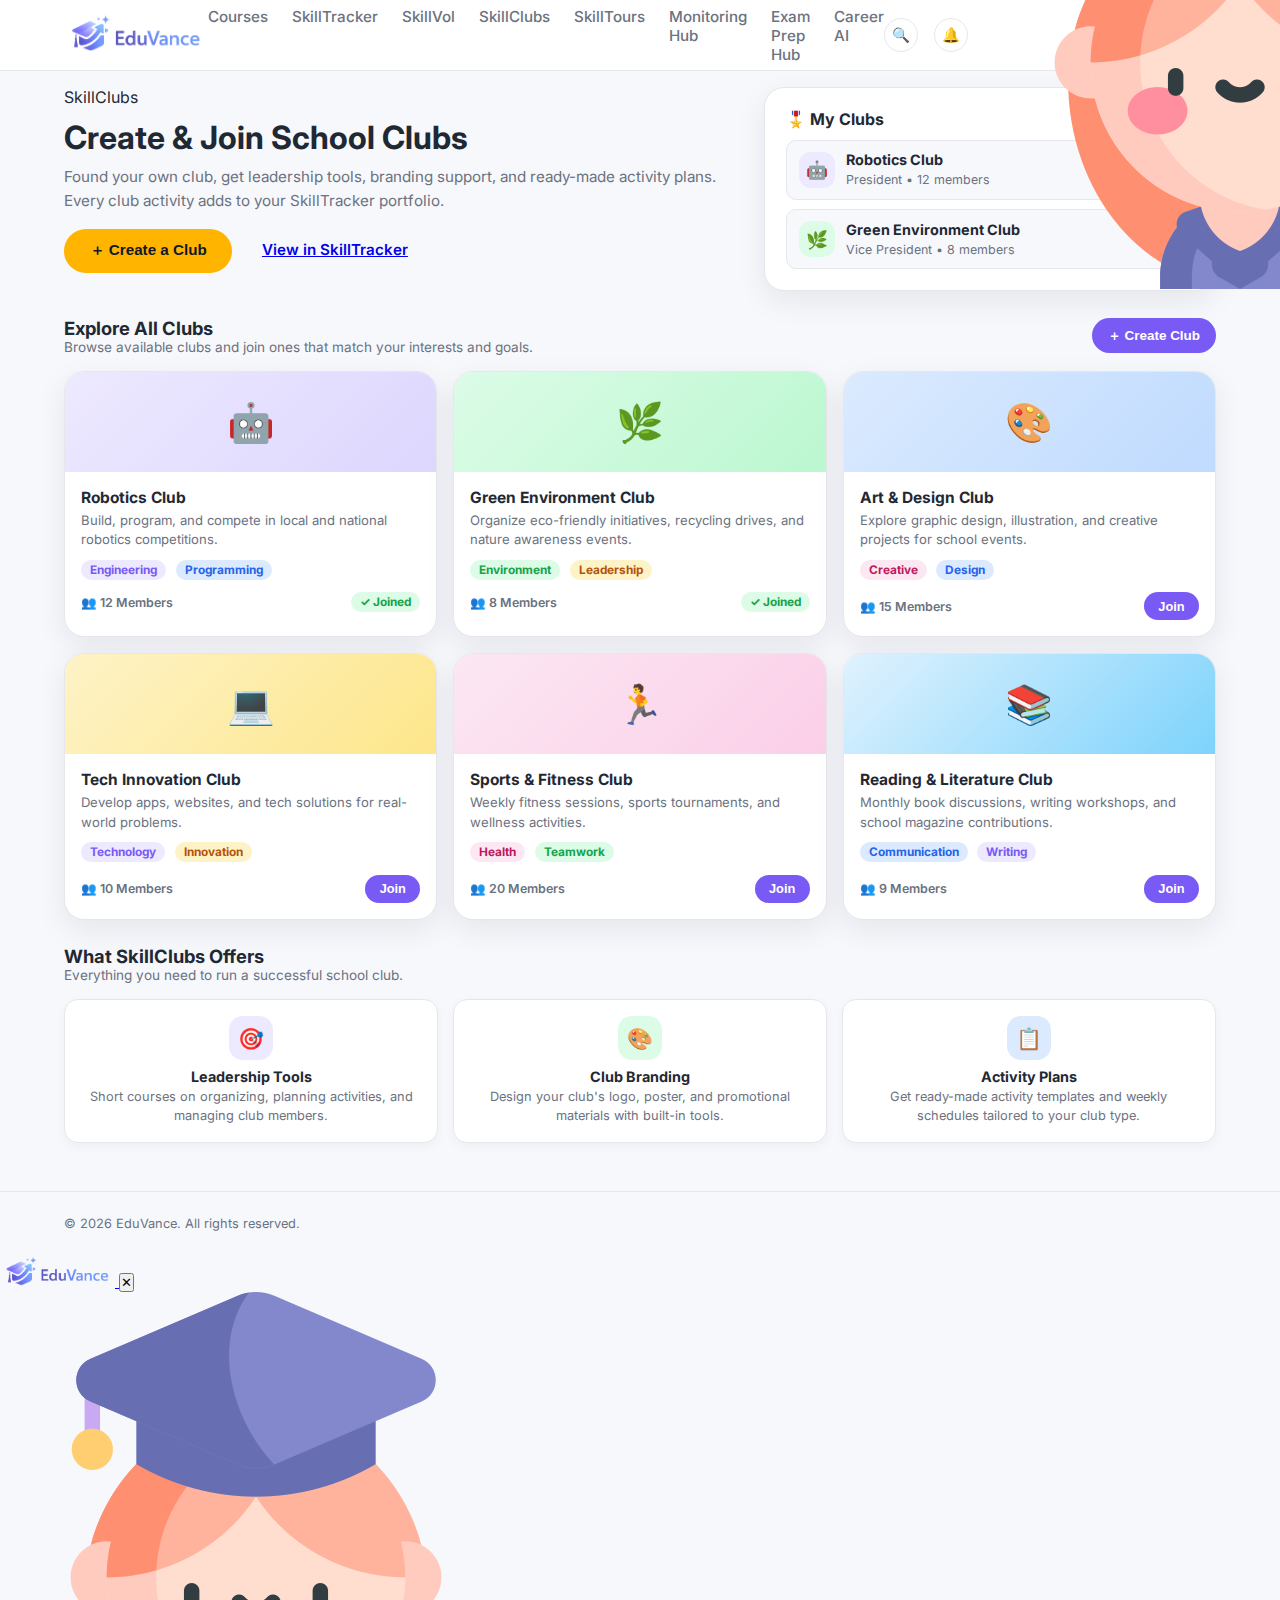
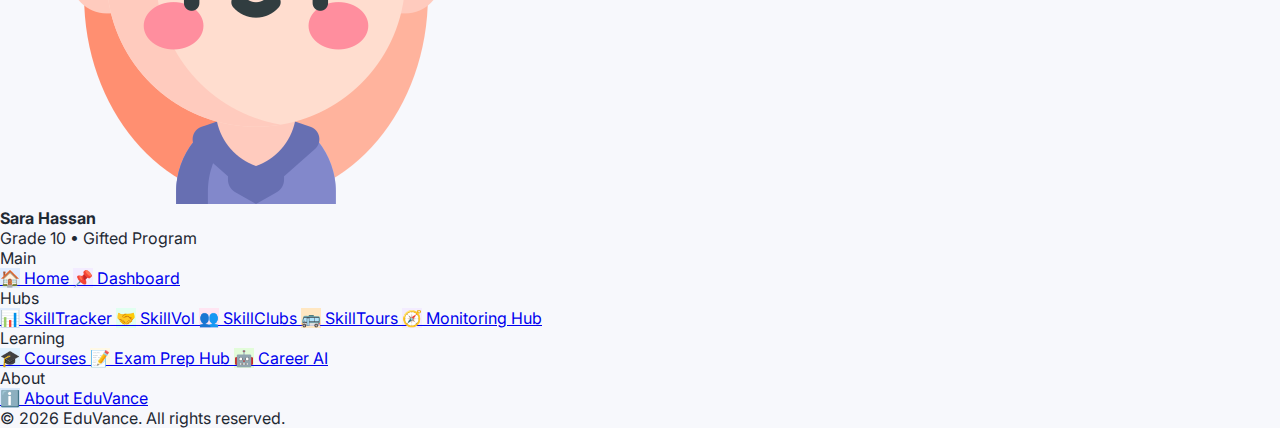
<file: skillclubs.html>
<!DOCTYPE html>
<html lang="en">
<head>
  <meta charset="UTF-8">
  <meta name="viewport" content="width=device-width, initial-scale=1.0">
  <title>SkillClubs | EduVance</title>
  <link rel="stylesheet" href="style.css">
  <style>
    .sc-hero { display:grid; grid-template-columns:1.2fr 0.8fr; gap:1.4rem; align-items:start; margin-top:1rem; }
    .sc-hero-title { margin:0.8rem 0 0.5rem; font-size:2rem; line-height:1.15; }
    .sc-hero-sub { color:var(--text-soft); margin:0 0 1rem; font-size:0.95rem; line-height:1.6; }

    .sc-my-clubs { background:#fff; border:1px solid var(--border-soft); border-radius:var(--radius-lg); box-shadow:var(--shadow-soft); padding:1.3rem; }
    .sc-my-clubs h3 { margin:0 0 0.7rem; font-size:1rem; }
    .sc-my-list { display:flex; flex-direction:column; gap:0.6rem; }
    .sc-my-item { display:flex; gap:0.7rem; align-items:center; padding:0.65rem 0.75rem; background:#f7f8fc; border:1px solid var(--border-soft); border-radius:var(--radius-sm); }
    .sc-my-icon { width:36px; height:36px; border-radius:12px; display:flex; align-items:center; justify-content:center; font-size:1.1rem; flex-shrink:0; }
    .sc-my-item-info h4 { margin:0; font-size:0.9rem; }
    .sc-my-item-info span { color:var(--text-soft); font-size:0.78rem; }

    .sc-sec-head { display:flex; align-items:center; justify-content:space-between; margin-bottom:1rem; flex-wrap:wrap; gap:0.6rem; }
    .sc-sec-head h2 { margin:0; font-size:1.15rem; }
    .sc-sec-head p { margin:0; color:var(--text-soft); font-size:0.85rem; width:100%; }
    .sc-add-btn { display:inline-flex; align-items:center; gap:0.4rem; background:var(--primary); color:#fff; border:none; padding:0.55rem 1rem; border-radius:999px; font-weight:700; font-size:0.84rem; cursor:pointer; transition:transform 0.12s,box-shadow 0.12s; }
    .sc-add-btn:hover { transform:translateY(-1px); box-shadow:0 8px 24px rgba(122,90,245,0.3); }

    .sc-grid { display:grid; grid-template-columns:1fr 1fr 1fr; gap:1rem; }
    .sc-card { background:#fff; border:1px solid var(--border-soft); border-radius:var(--radius-lg); box-shadow:var(--shadow-soft); overflow:hidden; transition:transform 0.2s,box-shadow 0.2s; cursor:pointer; }
    .sc-card:hover { transform:translateY(-3px); box-shadow:0 16px 40px rgba(15,23,42,0.11); }
    .sc-card-top { height:100px; display:flex; align-items:center; justify-content:center; font-size:2.4rem; position:relative; }
    .sc-card-body { padding:1rem; }
    .sc-card-body h3 { margin:0 0 0.25rem; font-size:0.97rem; }
    .sc-card-body > p { margin:0; color:var(--text-soft); font-size:0.82rem; line-height:1.5; }
    .sc-card-meta { display:flex; gap:0.6rem; margin-top:0.6rem; flex-wrap:wrap; }
    .sc-pill { padding:3px 9px; border-radius:999px; font-size:0.74rem; font-weight:700; }
    .sc-pill-purple { background:#ede9fe; color:var(--primary); }
    .sc-pill-green  { background:#dcfce7; color:#16a34a; }
    .sc-pill-blue   { background:#dbeafe; color:#2563eb; }
    .sc-pill-amber  { background:#fef3c7; color:#b45309; }
    .sc-pill-pink   { background:#fce7f3; color:#be185d; }
    .sc-card-footer { display:flex; justify-content:space-between; align-items:center; margin-top:0.8rem; }
    .sc-join-btn { background:var(--primary); color:#fff; border:none; padding:0.4rem 0.9rem; border-radius:999px; font-size:0.8rem; font-weight:700; cursor:pointer; transition:background 0.15s; }
    .sc-join-btn:hover { background:#6c4de0; }
    .sc-members-count { color:var(--text-soft); font-size:0.78rem; font-weight:600; }

    .sc-features { margin-top:1.6rem; }
    .sc-feat-grid { display:grid; grid-template-columns:1fr 1fr 1fr; gap:0.9rem; }
    .sc-feat { background:#fff; border:1px solid var(--border-soft); border-radius:var(--radius-md); padding:1rem; box-shadow:0 4px 12px rgba(15,23,42,0.04); text-align:center; }
    .sc-feat-icon { width:44px; height:44px; border-radius:14px; display:flex; align-items:center; justify-content:center; font-size:1.3rem; margin:0 auto 0.5rem; }
    .sc-feat h4 { margin:0 0 0.2rem; font-size:0.9rem; }
    .sc-feat p { margin:0; color:var(--text-soft); font-size:0.8rem; line-height:1.45; }

    @media(max-width:992px){ .sc-hero{grid-template-columns:1fr;} .sc-grid{grid-template-columns:1fr 1fr;} .sc-feat-grid{grid-template-columns:1fr 1fr;} }
    @media(max-width:600px){ .sc-grid{grid-template-columns:1fr;} .sc-feat-grid{grid-template-columns:1fr;} .sc-hero-title{font-size:1.7rem;} }
  </style>
</head>
<body>
<div class="page">
  
<!-- Navbar -->
<header class="navbar">
  <div class="container navbar-inner">
    <a href="index.html" class="logo" style="text-decoration: none; color: inherit;">
      <img src="logo.png" alt="EduVance" style="height: 40px; width: auto;">
    </a>
    <nav class="nav-links">
      <a href="courses.html">Courses</a>
      <a href="skillTracker.html">SkillTracker</a>
      <a href="skillvol.html">SkillVol</a>
      <a href="skillclubs.html">SkillClubs</a>
      <a href="skilltours.html">SkillTours</a>
      <a href="monitoring.html">Monitoring Hub</a>
      <a href="examprep.html">Exam Prep Hub</a>
      <a href="careerai.html">Career AI</a>

    </nav>
    <div class="nav-right">
      <button class="icon-btn">🔍</button>
      <button class="icon-btn">🔔</button>
      <a href="student-dashboard.html" title="Student Dashboard" class="avatar-link">
        <img
          src="./student.png"
          alt="Student Avatar"
          class="avatar-img"
        />
      </a>
      <button class="hamburger" id="hamburgerBtn" aria-label="Open menu">
        <span></span>
        <span></span>
        <span></span>
      </button>
    </div>
  </div>
</header>

<main class="container">

  <section class="sc-hero">
    <div>
      <div class="hero-badge"><span class="badge-dot"></span><span>SkillClubs</span></div>
      <h1 class="sc-hero-title">Create & Join School Clubs</h1>
      <p class="sc-hero-sub">Found your own club, get leadership tools, branding support, and ready-made activity plans. Every club activity adds to your SkillTracker portfolio.</p>
      <div class="hero-actions">
        <button class="btn btn-primary">＋ Create a Club</button>
        <a class="btn btn-soft" href="SkillTracker.html">View in SkillTracker</a>
      </div>
    </div>
    <div class="sc-my-clubs">
      <h3>🎖️ My Clubs</h3>
      <div class="sc-my-list">
        <div class="sc-my-item">
          <div class="sc-my-icon" style="background:#ede9fe;">🤖</div>
          <div class="sc-my-item-info"><h4>Robotics Club</h4><span>President • 12 members</span></div>
        </div>
        <div class="sc-my-item">
          <div class="sc-my-icon" style="background:#dcfce7;">🌿</div>
          <div class="sc-my-item-info"><h4>Green Environment Club</h4><span>Vice President • 8 members</span></div>
        </div>
      </div>
    </div>
  </section>

  <!-- Explore Clubs -->
  <section style="margin-top:1.6rem;">
    <div class="sc-sec-head">
      <div><h2>Explore All Clubs</h2><p>Browse available clubs and join ones that match your interests and goals.</p></div>
      <button class="sc-add-btn">＋ Create Club</button>
    </div>
    <div class="sc-grid">
      <div class="sc-card">
        <div class="sc-card-top" style="background:linear-gradient(135deg,#ede9fe,#ddd6fe);">🤖</div>
        <div class="sc-card-body">
          <h3>Robotics Club</h3>
          <p>Build, program, and compete in local and national robotics competitions.</p>
          <div class="sc-card-meta">
            <span class="sc-pill sc-pill-purple">Engineering</span>
            <span class="sc-pill sc-pill-blue">Programming</span>
          </div>
          <div class="sc-card-footer">
            <span class="sc-members-count">👥 12 Members</span>
            <span class="sc-pill sc-pill-green">✓ Joined</span>
          </div>
        </div>
      </div>
      <div class="sc-card">
        <div class="sc-card-top" style="background:linear-gradient(135deg,#dcfce7,#bbf7d0);">🌿</div>
        <div class="sc-card-body">
          <h3>Green Environment Club</h3>
          <p>Organize eco-friendly initiatives, recycling drives, and nature awareness events.</p>
          <div class="sc-card-meta">
            <span class="sc-pill sc-pill-green">Environment</span>
            <span class="sc-pill sc-pill-amber">Leadership</span>
          </div>
          <div class="sc-card-footer">
            <span class="sc-members-count">👥 8 Members</span>
            <span class="sc-pill sc-pill-green">✓ Joined</span>
          </div>
        </div>
      </div>
      <div class="sc-card">
        <div class="sc-card-top" style="background:linear-gradient(135deg,#dbeafe,#bfdbfe);">🎨</div>
        <div class="sc-card-body">
          <h3>Art & Design Club</h3>
          <p>Explore graphic design, illustration, and creative projects for school events.</p>
          <div class="sc-card-meta">
            <span class="sc-pill sc-pill-pink">Creative</span>
            <span class="sc-pill sc-pill-blue">Design</span>
          </div>
          <div class="sc-card-footer">
            <span class="sc-members-count">👥 15 Members</span>
            <button class="sc-join-btn">Join</button>
          </div>
        </div>
      </div>
      <div class="sc-card">
        <div class="sc-card-top" style="background:linear-gradient(135deg,#fef3c7,#fde68a);">💻</div>
        <div class="sc-card-body">
          <h3>Tech Innovation Club</h3>
          <p>Develop apps, websites, and tech solutions for real-world problems.</p>
          <div class="sc-card-meta">
            <span class="sc-pill sc-pill-purple">Technology</span>
            <span class="sc-pill sc-pill-amber">Innovation</span>
          </div>
          <div class="sc-card-footer">
            <span class="sc-members-count">👥 10 Members</span>
            <button class="sc-join-btn">Join</button>
          </div>
        </div>
      </div>
      <div class="sc-card">
        <div class="sc-card-top" style="background:linear-gradient(135deg,#fce7f3,#fbcfe8);">🏃</div>
        <div class="sc-card-body">
          <h3>Sports & Fitness Club</h3>
          <p>Weekly fitness sessions, sports tournaments, and wellness activities.</p>
          <div class="sc-card-meta">
            <span class="sc-pill sc-pill-pink">Health</span>
            <span class="sc-pill sc-pill-green">Teamwork</span>
          </div>
          <div class="sc-card-footer">
            <span class="sc-members-count">👥 20 Members</span>
            <button class="sc-join-btn">Join</button>
          </div>
        </div>
      </div>
      <div class="sc-card">
        <div class="sc-card-top" style="background:linear-gradient(135deg,#e0f2fe,#7dd3fc);">📚</div>
        <div class="sc-card-body">
          <h3>Reading & Literature Club</h3>
          <p>Monthly book discussions, writing workshops, and school magazine contributions.</p>
          <div class="sc-card-meta">
            <span class="sc-pill sc-pill-blue">Communication</span>
            <span class="sc-pill sc-pill-purple">Writing</span>
          </div>
          <div class="sc-card-footer">
            <span class="sc-members-count">👥 9 Members</span>
            <button class="sc-join-btn">Join</button>
          </div>
        </div>
      </div>
    </div>
  </section>

  <!-- Club Features -->
  <section class="sc-features">
    <div class="sc-sec-head"><div><h2>What SkillClubs Offers</h2><p>Everything you need to run a successful school club.</p></div></div>
    <div class="sc-feat-grid">
      <div class="sc-feat">
        <div class="sc-feat-icon" style="background:#ede9fe;">🎯</div>
        <h4>Leadership Tools</h4>
        <p>Short courses on organizing, planning activities, and managing club members.</p>
      </div>
      <div class="sc-feat">
        <div class="sc-feat-icon" style="background:#dcfce7;">🎨</div>
        <h4>Club Branding</h4>
        <p>Design your club's logo, poster, and promotional materials with built-in tools.</p>
      </div>
      <div class="sc-feat">
        <div class="sc-feat-icon" style="background:#dbeafe;">📋</div>
        <h4>Activity Plans</h4>
        <p>Get ready-made activity templates and weekly schedules tailored to your club type.</p>
      </div>
    </div>
  </section>

</main>
<footer class="footer"><div class="footer-inner container"><p>&copy; 2026 EduVance. All rights reserved.</p></div></footer>
</div>


<!-- ─── Slide-out Drawer Menu ─── -->
<div class="drawer-overlay" id="drawerOverlay"></div>
<div class="drawer" id="drawer">
  <div class="drawer-head">
    <a href="index.html" class="drawer-logo">
      <img src="logo.png" alt="EduVance" style="height: 32px; width: auto;">
    </a>
    <button class="drawer-close" id="drawerClose" aria-label="Close menu">&#x2715;</button>
  </div>
  <div class="drawer-profile">
    <img src="./student.png" alt="Sara">
    <div class="drawer-profile-info">
      <h4>Sara Hassan</h4>
      <span>Grade 10 &bull; Gifted Program</span>
    </div>
  </div>
  <div class="drawer-nav">
    <div class="drawer-section-label">Main</div>
    <a href="index.html" id="drawer-home">
      <span class="drawer-icon" style="background:#e0ecff;">&#x1F3E0;</span> Home
    </a>
    <a href="student-dashboard.html" id="drawer-dashboard">
      <span class="drawer-icon" style="background:#f3ecff;">&#x1F4CC;</span> Dashboard
    </a>
    <div class="drawer-section-label">Hubs</div>
    <a href="skillTracker.html" id="drawer-skilltracker">
      <span class="drawer-icon" style="background:#e0ecff;">&#x1F4CA;</span> SkillTracker
    </a>
    <a href="skillvol.html" id="drawer-skillvol">
      <span class="drawer-icon" style="background:#e1fff0;">&#x1F91D;</span> SkillVol
    </a>
    <a href="skillclubs.html" id="drawer-skillclubs">
      <span class="drawer-icon" style="background:#ffe5f2;">&#x1F465;</span> SkillClubs
    </a>
    <a href="skilltours.html" id="drawer-skilltours">
      <span class="drawer-icon" style="background:#ffe7c2;">&#x1F68C;</span> SkillTours
    </a>
    <a href="monitoring.html" id="drawer-monitoring">
      <span class="drawer-icon" style="background:#f3ecff;">&#x1F9ED;</span> Monitoring Hub
    </a>
    <div class="drawer-section-label">Learning</div>
    <a href="courses.html" id="drawer-courses">
      <span class="drawer-icon" style="background:#e0f2fe;">&#x1F393;</span> Courses
    </a>
    <a href="examprep.html" id="drawer-examprep">
      <span class="drawer-icon" style="background:#fff9e6;">&#x1F4DD;</span> Exam Prep Hub
    </a>
    <a href="careerai.html" id="drawer-careerai">
      <span class="drawer-icon" style="background:#e2fcd9;">&#x1F916;</span> Career AI
    </a>
    <div class="drawer-section-label">About</div>
    <a href="about.html" id="drawer-about">
      <span class="drawer-icon" style="background:#dbeafe;">&#x2139;&#xFE0F;</span> About EduVance
    </a>
  </div>
  <div class="drawer-footer">
    <p>&copy; 2026 EduVance. All rights reserved.</p>
  </div>
</div>

<script>
(function(){
  var burger  = document.getElementById('hamburgerBtn');
  var overlay = document.getElementById('drawerOverlay');
  var drawer  = document.getElementById('drawer');
  function open(){
    burger.classList.add('open');
    overlay.classList.add('open');
    drawer.classList.add('open');
    document.body.style.overflow='hidden';
  }
  function close(){
    burger.classList.remove('open');
    overlay.classList.remove('open');
    drawer.classList.remove('open');
    document.body.style.overflow='';
  }
  burger.addEventListener('click',open);
  overlay.addEventListener('click',close);
  document.getElementById('drawerClose').addEventListener('click',close);
  document.addEventListener('keydown',function(e){if(e.key==='Escape')close();});
  var page=window.location.pathname.split('/').pop()||'index.html';
  var map={
    'index.html':'drawer-home',
    'student-dashboard.html':'drawer-dashboard',
    'SkillTracker.html':'drawer-skilltracker',
    'skillvol.html':'drawer-skillvol',
    'skillclubs.html':'drawer-skillclubs',
    'skilltours.html':'drawer-skilltours',
    'monitoring.html':'drawer-monitoring',
    'courses.html':'drawer-courses',
    'examprep.html':'drawer-examprep',
    'careerai.html':'drawer-careerai',
    'about.html':'drawer-about'
  };
  var id=map[page];
  if(id){var el=document.getElementById(id);if(el)el.classList.add('active');}
})();
</script>

</body>
</html>
</file>
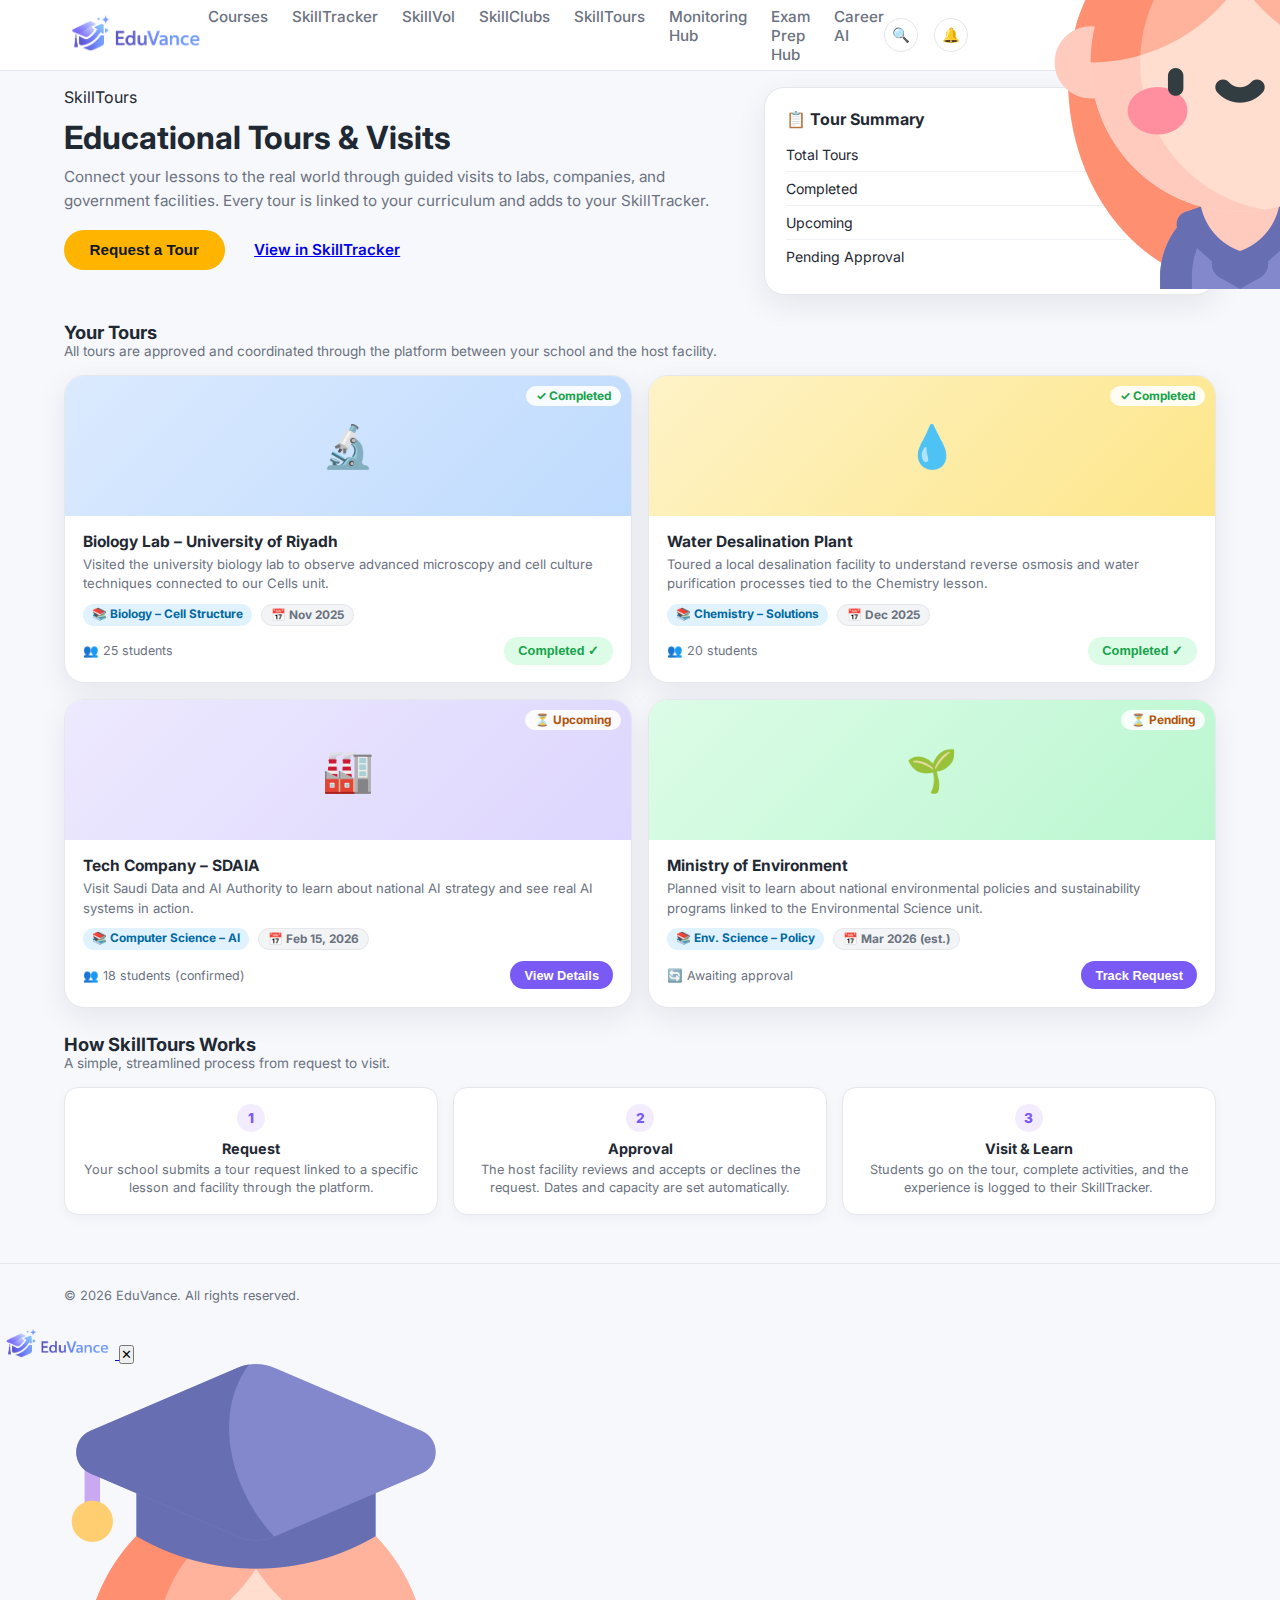
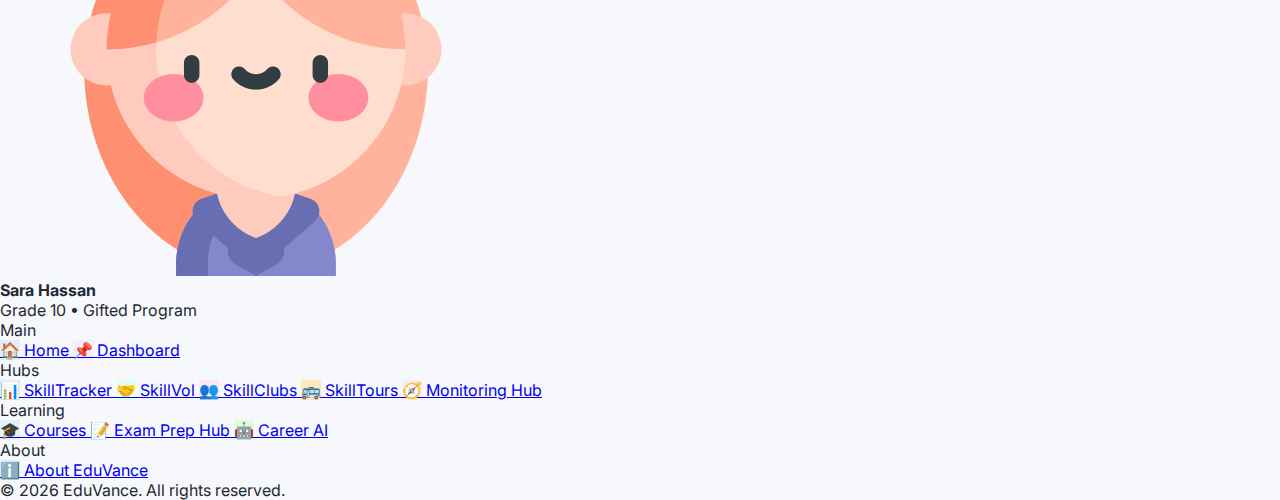
<file: skilltours.html>
<!DOCTYPE html>
<html lang="en">
<head>
  <meta charset="UTF-8">
  <meta name="viewport" content="width=device-width, initial-scale=1.0">
  <title>SkillTours | EduVance</title>
  <link rel="stylesheet" href="style.css">
  <style>
    .st-hero { display:grid; grid-template-columns:1.2fr 0.8fr; gap:1.4rem; align-items:start; margin-top:1rem; }
    .st-hero-title { margin:0.8rem 0 0.5rem; font-size:2rem; line-height:1.15; }
    .st-hero-sub { color:var(--text-soft); margin:0 0 1rem; font-size:0.95rem; line-height:1.6; }

    .st-info-card { background:#fff; border:1px solid var(--border-soft); border-radius:var(--radius-lg); box-shadow:var(--shadow-soft); padding:1.3rem; }
    .st-info-card h3 { margin:0 0 0.6rem; font-size:1rem; }
    .st-info-row { display:flex; justify-content:space-between; padding:0.5rem 0; border-bottom:1px solid #f0f2f5; font-size:0.88rem; }
    .st-info-row:last-child { border-bottom:none; }
    .st-info-row strong { font-weight:700; }

    .st-sec-head { display:flex; align-items:center; justify-content:space-between; margin-bottom:1rem; flex-wrap:wrap; gap:0.6rem; }
    .st-sec-head h2 { margin:0; font-size:1.15rem; }
    .st-sec-head p { margin:0; color:var(--text-soft); font-size:0.85rem; width:100%; }

    .st-tours-grid { display:grid; grid-template-columns:1fr 1fr; gap:1rem; }
    .st-tour-card { background:#fff; border:1px solid var(--border-soft); border-radius:var(--radius-lg); box-shadow:var(--shadow-soft); overflow:hidden; transition:transform 0.2s,box-shadow 0.2s; }
    .st-tour-card:hover { transform:translateY(-3px); box-shadow:0 16px 40px rgba(15,23,42,0.11); }
    .st-tour-top { height:140px; display:flex; align-items:center; justify-content:center; font-size:2.6rem; position:relative; }
    .st-tour-badge { position:absolute; top:10px; right:10px; background:rgba(255,255,255,0.88); border-radius:999px; padding:3px 10px; font-size:0.74rem; font-weight:700; }
    .st-tour-badge.done { color:#16a34a; }
    .st-tour-badge.open { color:#b45309; }
    .st-tour-body { padding:1rem 1.1rem 1.1rem; }
    .st-tour-body h3 { margin:0 0 0.25rem; font-size:0.97rem; }
    .st-tour-body > p { margin:0; color:var(--text-soft); font-size:0.82rem; line-height:1.5; }
    .st-tour-meta { display:flex; gap:0.6rem; margin-top:0.6rem; flex-wrap:wrap; }
    .st-tour-pill { padding:3px 9px; border-radius:999px; font-size:0.74rem; font-weight:700; }
    .st-tp-lesson { background:#e0f2fe; color:#0369a1; }
    .st-tp-date  { background:#f3f4f6; color:var(--text-soft); border:1px solid #e5e7eb; }
    .st-tour-footer { display:flex; justify-content:space-between; align-items:center; margin-top:0.7rem; }
    .st-tour-btn { background:var(--primary); color:#fff; border:none; padding:0.4rem 0.9rem; border-radius:999px; font-size:0.8rem; font-weight:700; cursor:pointer; transition:background 0.15s; }
    .st-tour-btn:hover { background:#6c4de0; }
    .st-tour-btn.done-btn { background:#dcfce7; color:#16a34a; cursor:default; }

    .st-how { margin-top:1.6rem; }
    .st-how-grid { display:grid; grid-template-columns:1fr 1fr 1fr; gap:0.9rem; }
    .st-how-card { background:#fff; border:1px solid var(--border-soft); border-radius:var(--radius-md); padding:1rem; box-shadow:0 4px 12px rgba(15,23,42,0.04); text-align:center; }
    .st-how-step { width:28px; height:28px; border-radius:999px; background:var(--primary-soft); color:var(--primary); display:flex; align-items:center; justify-content:center; font-weight:800; font-size:0.85rem; margin:0 auto 0.5rem; }
    .st-how-card h4 { margin:0 0 0.2rem; font-size:0.9rem; }
    .st-how-card p { margin:0; color:var(--text-soft); font-size:0.8rem; line-height:1.45; }

    @media(max-width:992px){ .st-hero{grid-template-columns:1fr;} .st-tours-grid{grid-template-columns:1fr;} .st-how-grid{grid-template-columns:1fr 1fr;} }
    @media(max-width:600px){ .st-how-grid{grid-template-columns:1fr;} .st-hero-title{font-size:1.7rem;} }
  </style>
</head>
<body>
<div class="page">
<!-- Navbar -->
<header class="navbar">
  <div class="container navbar-inner">
    <a href="index.html" class="logo" style="text-decoration: none; color: inherit;">
      <img src="logo.png" alt="EduVance" style="height: 40px; width: auto;">
    </a>
    <nav class="nav-links">
      <a href="courses.html">Courses</a>
      <a href="SkillTracker.html">SkillTracker</a>
      <a href="skillvol.html">SkillVol</a>
      <a href="skillclubs.html">SkillClubs</a>
      <a href="skilltours.html">SkillTours</a>
      <a href="monitoring.html">Monitoring Hub</a>
      <a href="examprep.html">Exam Prep Hub</a>
      <a href="careerai.html">Career AI</a>

    </nav>
    <div class="nav-right">
      <button class="icon-btn">🔍</button>
      <button class="icon-btn">🔔</button>
      <a href="student-dashboard.html" title="Student Dashboard" class="avatar-link">
        <img
          src="./student.png"
          alt="Student Avatar"
          class="avatar-img"
        />
      </a>
      <button class="hamburger" id="hamburgerBtn" aria-label="Open menu">
        <span></span>
        <span></span>
        <span></span>
      </button>
    </div>
  </div>
</header>

<main class="container">

  <section class="st-hero">
    <div>
      <div class="hero-badge"><span class="badge-dot"></span><span>SkillTours</span></div>
      <h1 class="st-hero-title">Educational Tours & Visits</h1>
      <p class="st-hero-sub">Connect your lessons to the real world through guided visits to labs, companies, and government facilities. Every tour is linked to your curriculum and adds to your SkillTracker.</p>
      <div class="hero-actions">
        <button class="btn btn-primary">Request a Tour</button>
        <a class="btn btn-soft" href="SkillTracker.html">View in SkillTracker</a>
      </div>
    </div>
    <div class="st-info-card">
      <h3>📋 Tour Summary</h3>
      <div class="st-info-row"><span>Total Tours</span><strong>4</strong></div>
      <div class="st-info-row"><span>Completed</span><strong style="color:#16a34a;">2 ✓</strong></div>
      <div class="st-info-row"><span>Upcoming</span><strong style="color:#b45309;">1</strong></div>
      <div class="st-info-row"><span>Pending Approval</span><strong style="color:#7a5af5;">1</strong></div>
    </div>
  </section>

  <!-- Tours -->
  <section style="margin-top:1.6rem;">
    <div class="st-sec-head">
      <div><h2>Your Tours</h2><p>All tours are approved and coordinated through the platform between your school and the host facility.</p></div>
    </div>
    <div class="st-tours-grid">
      <div class="st-tour-card">
        <div class="st-tour-top" style="background:linear-gradient(135deg,#dbeafe,#bfdbfe);">🔬
          <span class="st-tour-badge done">✓ Completed</span>
        </div>
        <div class="st-tour-body">
          <h3>Biology Lab – University of Riyadh</h3>
          <p>Visited the university biology lab to observe advanced microscopy and cell culture techniques connected to our Cells unit.</p>
          <div class="st-tour-meta">
            <span class="st-tour-pill st-tp-lesson">📚 Biology – Cell Structure</span>
            <span class="st-tour-pill st-tp-date">📅 Nov 2025</span>
          </div>
          <div class="st-tour-footer">
            <span style="color:var(--text-soft);font-size:0.78rem;">👥 25 students</span>
            <button class="st-tour-btn done-btn">Completed ✓</button>
          </div>
        </div>
      </div>
      <div class="st-tour-card">
        <div class="st-tour-top" style="background:linear-gradient(135deg,#fef3c7,#fde68a);">💧
          <span class="st-tour-badge done">✓ Completed</span>
        </div>
        <div class="st-tour-body">
          <h3>Water Desalination Plant</h3>
          <p>Toured a local desalination facility to understand reverse osmosis and water purification processes tied to the Chemistry lesson.</p>
          <div class="st-tour-meta">
            <span class="st-tour-pill st-tp-lesson">📚 Chemistry – Solutions</span>
            <span class="st-tour-pill st-tp-date">📅 Dec 2025</span>
          </div>
          <div class="st-tour-footer">
            <span style="color:var(--text-soft);font-size:0.78rem;">👥 20 students</span>
            <button class="st-tour-btn done-btn">Completed ✓</button>
          </div>
        </div>
      </div>
      <div class="st-tour-card">
        <div class="st-tour-top" style="background:linear-gradient(135deg,#ede9fe,#ddd6fe);">🏭
          <span class="st-tour-badge open">⏳ Upcoming</span>
        </div>
        <div class="st-tour-body">
          <h3>Tech Company – SDAIA</h3>
          <p>Visit Saudi Data and AI Authority to learn about national AI strategy and see real AI systems in action.</p>
          <div class="st-tour-meta">
            <span class="st-tour-pill st-tp-lesson">📚 Computer Science – AI</span>
            <span class="st-tour-pill st-tp-date">📅 Feb 15, 2026</span>
          </div>
          <div class="st-tour-footer">
            <span style="color:var(--text-soft);font-size:0.78rem;">👥 18 students (confirmed)</span>
            <button class="st-tour-btn">View Details</button>
          </div>
        </div>
      </div>
      <div class="st-tour-card">
        <div class="st-tour-top" style="background:linear-gradient(135deg,#dcfce7,#bbf7d0);">🌱
          <span class="st-tour-badge open">⏳ Pending</span>
        </div>
        <div class="st-tour-body">
          <h3>Ministry of Environment</h3>
          <p>Planned visit to learn about national environmental policies and sustainability programs linked to the Environmental Science unit.</p>
          <div class="st-tour-meta">
            <span class="st-tour-pill st-tp-lesson">📚 Env. Science – Policy</span>
            <span class="st-tour-pill st-tp-date">📅 Mar 2026 (est.)</span>
          </div>
          <div class="st-tour-footer">
            <span style="color:var(--text-soft);font-size:0.78rem;">🔄 Awaiting approval</span>
            <button class="st-tour-btn">Track Request</button>
          </div>
        </div>
      </div>
    </div>
  </section>

  <!-- How It Works -->
  <section class="st-how">
    <div class="st-sec-head"><div><h2>How SkillTours Works</h2><p>A simple, streamlined process from request to visit.</p></div></div>
    <div class="st-how-grid">
      <div class="st-how-card">
        <div class="st-how-step">1</div>
        <h4>Request</h4>
        <p>Your school submits a tour request linked to a specific lesson and facility through the platform.</p>
      </div>
      <div class="st-how-card">
        <div class="st-how-step">2</div>
        <h4>Approval</h4>
        <p>The host facility reviews and accepts or declines the request. Dates and capacity are set automatically.</p>
      </div>
      <div class="st-how-card">
        <div class="st-how-step">3</div>
        <h4>Visit & Learn</h4>
        <p>Students go on the tour, complete activities, and the experience is logged to their SkillTracker.</p>
      </div>
    </div>
  </section>

</main>
<footer class="footer"><div class="footer-inner container"><p>&copy; 2026 EduVance. All rights reserved.</p></div></footer>
</div>


<!-- ─── Slide-out Drawer Menu ─── -->
<div class="drawer-overlay" id="drawerOverlay"></div>
<div class="drawer" id="drawer">
  <div class="drawer-head">
    <a href="index.html" class="drawer-logo">
      <img src="logo.png" alt="EduVance" style="height: 32px; width: auto;">
    </a>
    <button class="drawer-close" id="drawerClose" aria-label="Close menu">&#x2715;</button>
  </div>
  <div class="drawer-profile">
    <img src="./student.png" alt="Sara">
    <div class="drawer-profile-info">
      <h4>Sara Hassan</h4>
      <span>Grade 10 &bull; Gifted Program</span>
    </div>
  </div>
  <div class="drawer-nav">
    <div class="drawer-section-label">Main</div>
    <a href="index.html" id="drawer-home">
      <span class="drawer-icon" style="background:#e0ecff;">&#x1F3E0;</span> Home
    </a>
    <a href="student-dashboard.html" id="drawer-dashboard">
      <span class="drawer-icon" style="background:#f3ecff;">&#x1F4CC;</span> Dashboard
    </a>
    <div class="drawer-section-label">Hubs</div>
    <a href="SkillTracker.html" id="drawer-skilltracker">
      <span class="drawer-icon" style="background:#e0ecff;">&#x1F4CA;</span> SkillTracker
    </a>
    <a href="skillvol.html" id="drawer-skillvol">
      <span class="drawer-icon" style="background:#e1fff0;">&#x1F91D;</span> SkillVol
    </a>
    <a href="skillclubs.html" id="drawer-skillclubs">
      <span class="drawer-icon" style="background:#ffe5f2;">&#x1F465;</span> SkillClubs
    </a>
    <a href="skilltours.html" id="drawer-skilltours">
      <span class="drawer-icon" style="background:#ffe7c2;">&#x1F68C;</span> SkillTours
    </a>
    <a href="monitoring.html" id="drawer-monitoring">
      <span class="drawer-icon" style="background:#f3ecff;">&#x1F9ED;</span> Monitoring Hub
    </a>
    <div class="drawer-section-label">Learning</div>
    <a href="courses.html" id="drawer-courses">
      <span class="drawer-icon" style="background:#e0f2fe;">&#x1F393;</span> Courses
    </a>
    <a href="examprep.html" id="drawer-examprep">
      <span class="drawer-icon" style="background:#fff9e6;">&#x1F4DD;</span> Exam Prep Hub
    </a>
    <a href="careerai.html" id="drawer-careerai">
      <span class="drawer-icon" style="background:#e2fcd9;">&#x1F916;</span> Career AI
    </a>
    <div class="drawer-section-label">About</div>
    <a href="about.html" id="drawer-about">
      <span class="drawer-icon" style="background:#dbeafe;">&#x2139;&#xFE0F;</span> About EduVance
    </a>
  </div>
  <div class="drawer-footer">
    <p>&copy; 2026 EduVance. All rights reserved.</p>
  </div>
</div>

<script>
(function(){
  var burger  = document.getElementById('hamburgerBtn');
  var overlay = document.getElementById('drawerOverlay');
  var drawer  = document.getElementById('drawer');
  function open(){
    burger.classList.add('open');
    overlay.classList.add('open');
    drawer.classList.add('open');
    document.body.style.overflow='hidden';
  }
  function close(){
    burger.classList.remove('open');
    overlay.classList.remove('open');
    drawer.classList.remove('open');
    document.body.style.overflow='';
  }
  burger.addEventListener('click',open);
  overlay.addEventListener('click',close);
  document.getElementById('drawerClose').addEventListener('click',close);
  document.addEventListener('keydown',function(e){if(e.key==='Escape')close();});
  var page=window.location.pathname.split('/').pop()||'index.html';
  var map={
    'index.html':'drawer-home',
    'student-dashboard.html':'drawer-dashboard',
    'SkillTracker.html':'drawer-skilltracker',
    'skillvol.html':'drawer-skillvol',
    'skillclubs.html':'drawer-skillclubs',
    'skilltours.html':'drawer-skilltours',
    'monitoring.html':'drawer-monitoring',
    'courses.html':'drawer-courses',
    'examprep.html':'drawer-examprep',
    'careerai.html':'drawer-careerai',
    'about.html':'drawer-about'
  };
  var id=map[page];
  if(id){var el=document.getElementById(id);if(el)el.classList.add('active');}
})();
</script>

</body>
</html>
</file>
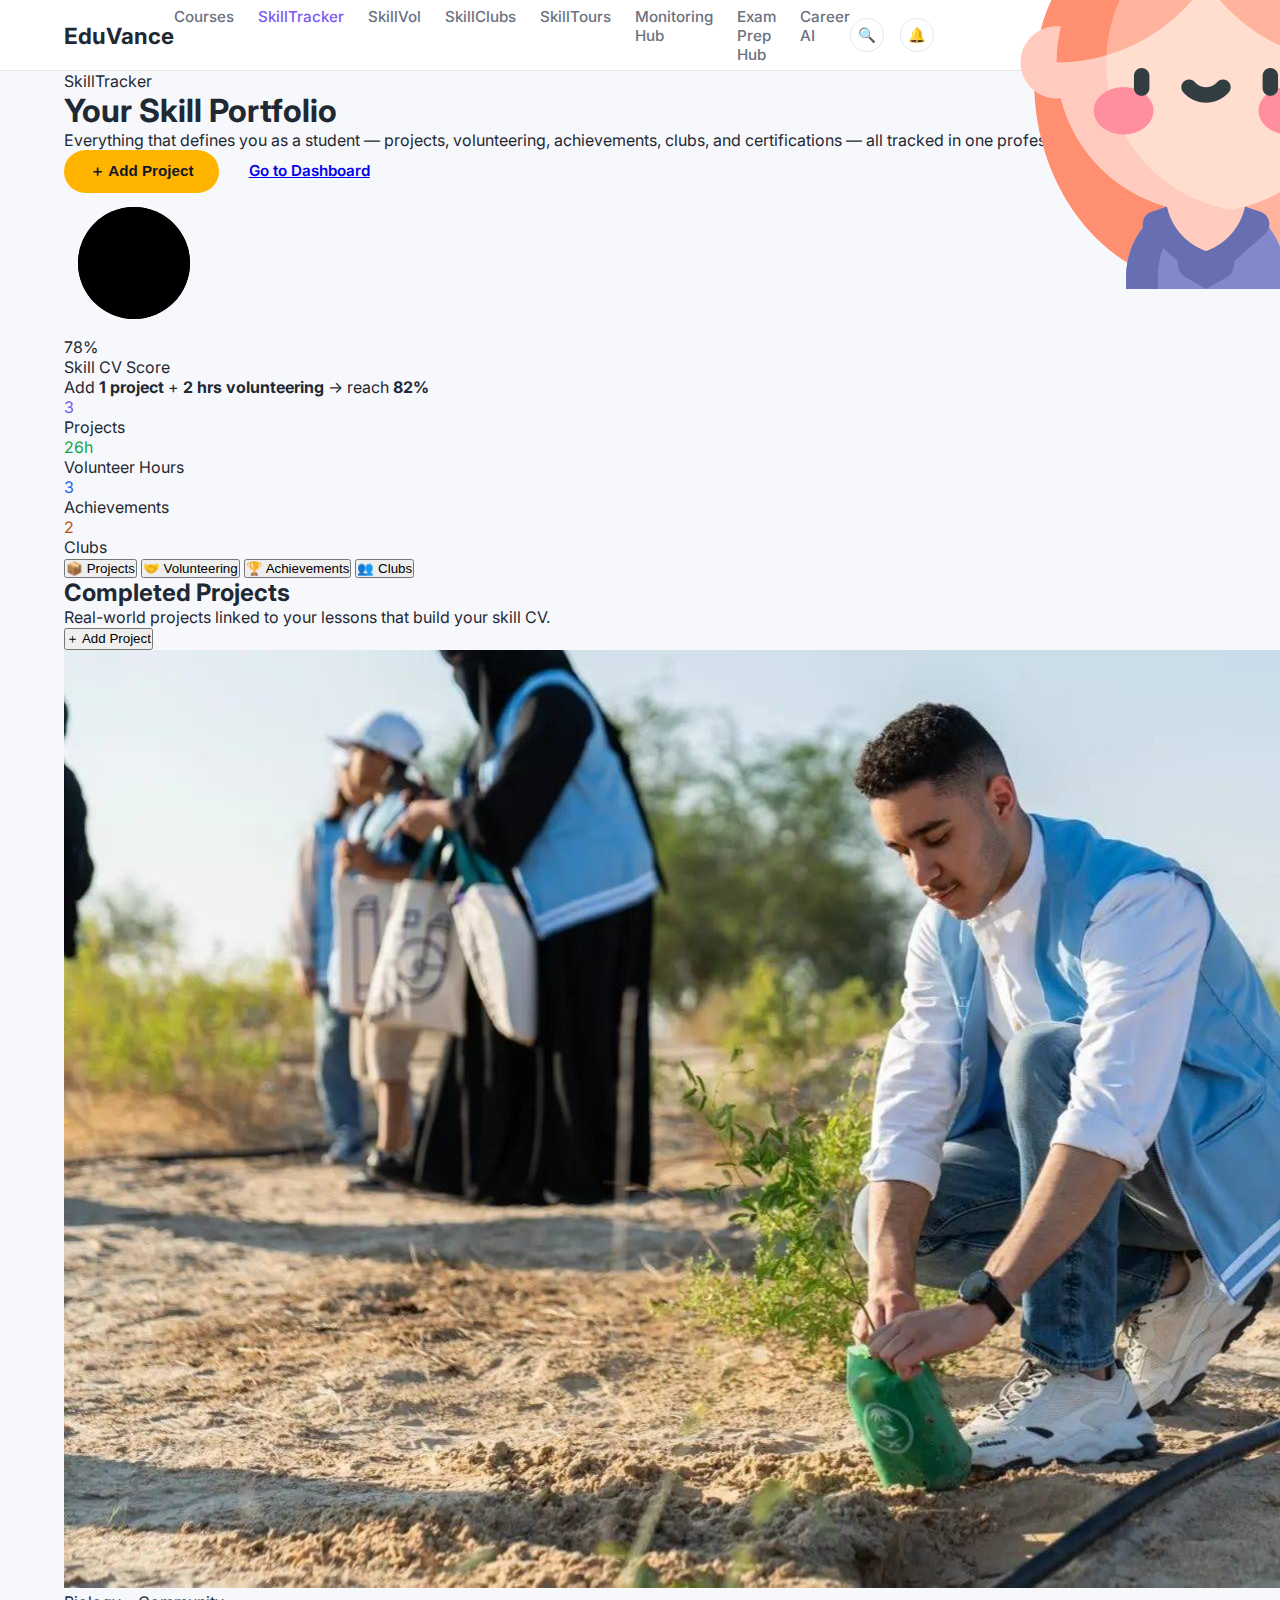
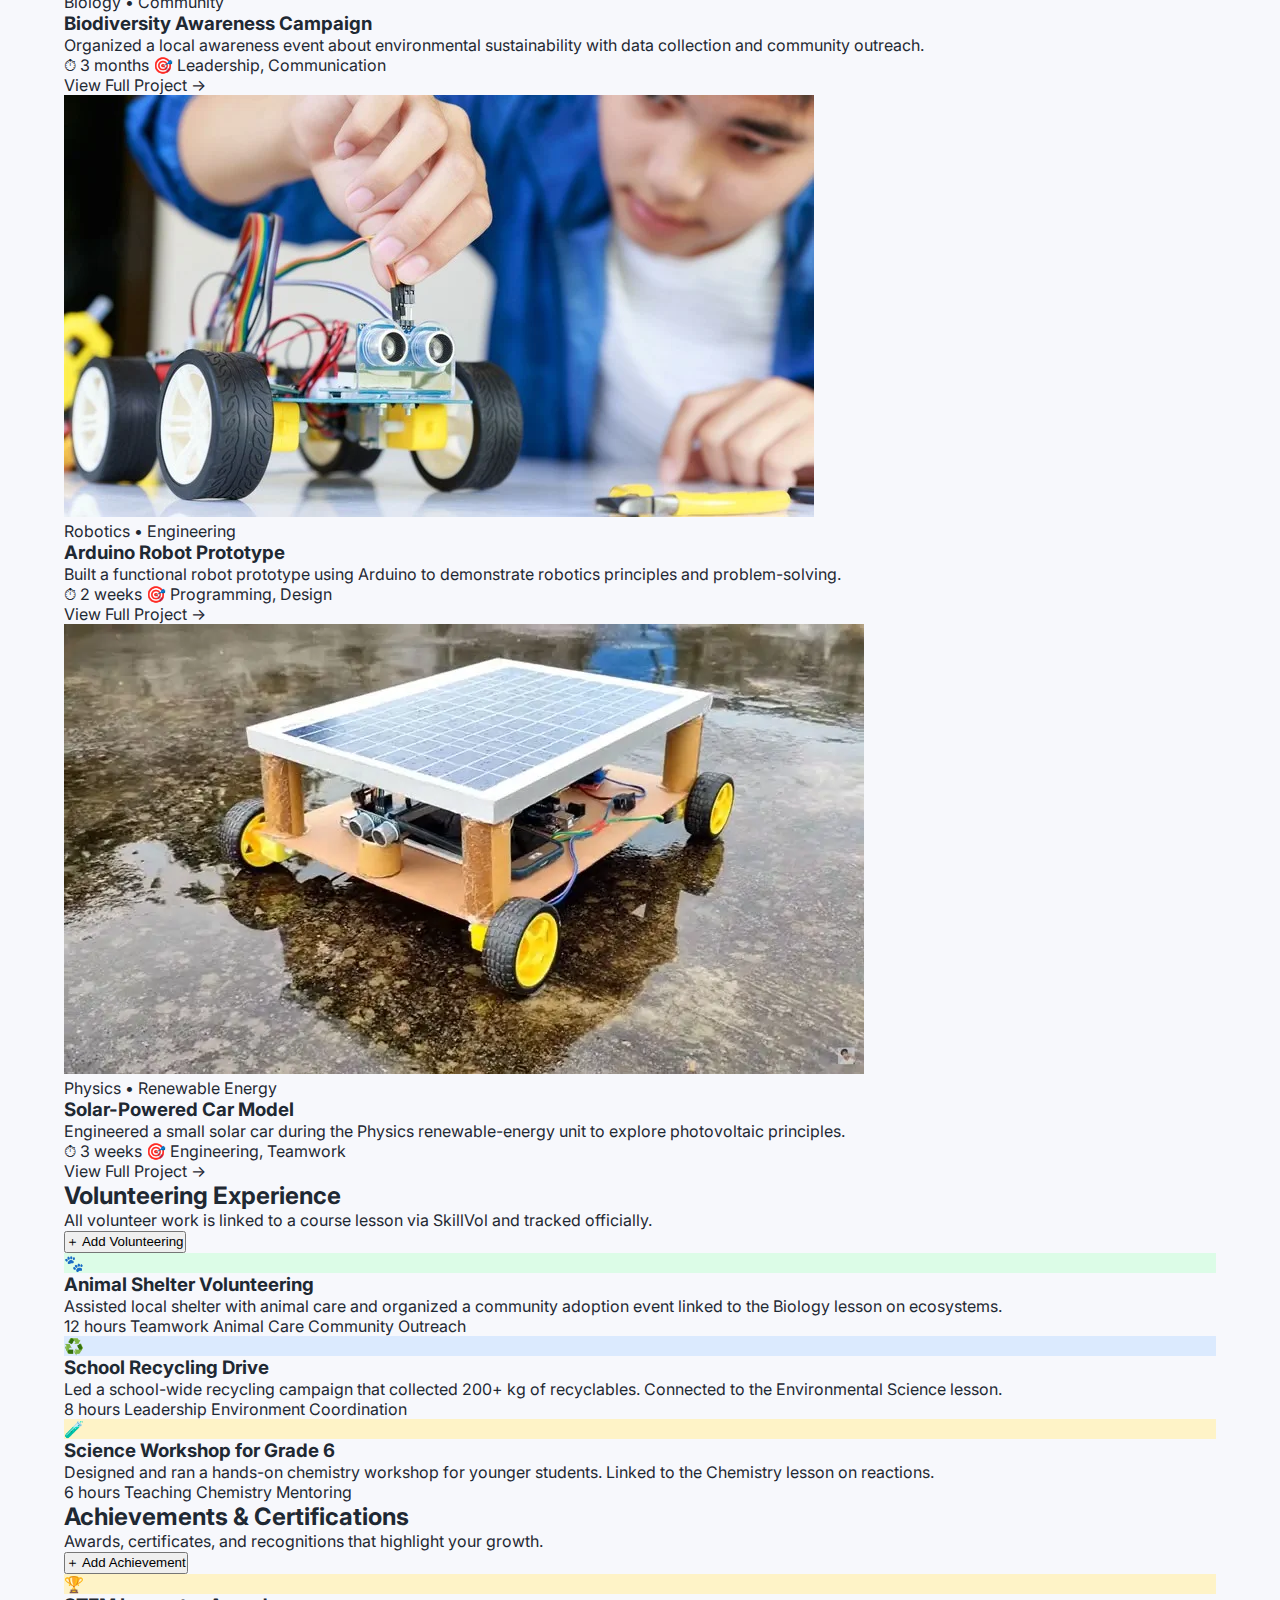
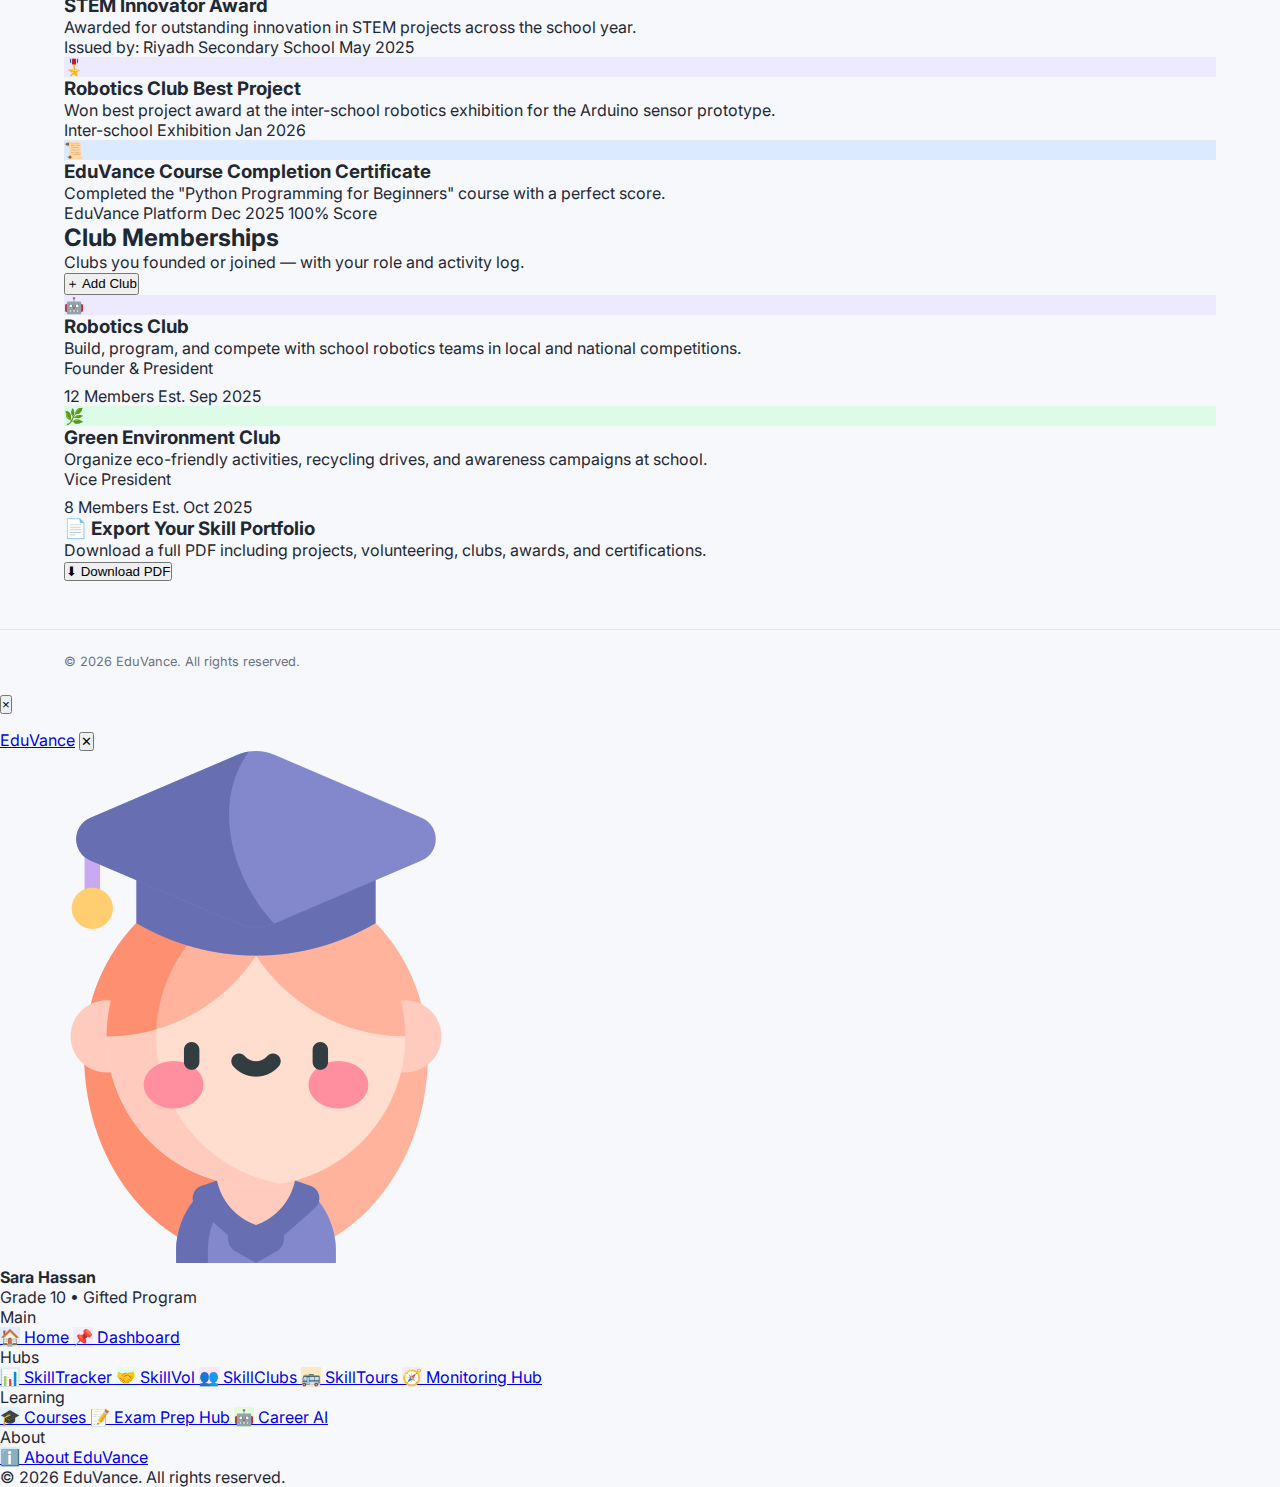
<file: skillTracker.html>
<!DOCTYPE html>
<html lang="en">
<head>
  <meta charset="UTF-8">
  <meta name="viewport" content="width=device-width, initial-scale=1.0">
  <title>SkillTracker | EduVance</title>
  <link rel="stylesheet" href="style.css">
</head>
<body>
<div class="page">

<!-- Navbar -->
<header class="navbar">
  <div class="container navbar-inner">
    <a href="index.html" class="logo" style="text-decoration:none;color:inherit;">EduVance</a>
    <nav class="nav-links">
      <a href="courses.html">Courses</a>
      <a href="SkillTracker.html" class="active">SkillTracker</a>
      <a href="skillvol.html">SkillVol</a>
      <a href="skillclubs.html">SkillClubs</a>
      <a href="skilltours.html">SkillTours</a>
      <a href="monitoring.html">Monitoring Hub</a>
      <a href="examprep.html">Exam Prep Hub</a>
      <a href="careerai.html">Career AI</a>
    </nav>
    <div class="nav-right">
      <button class="icon-btn">🔍</button>
      <button class="icon-btn">🔔</button>
      <a href="student-dashboard.html" class="avatar-link">
        <img src="./student.png" alt="Student Avatar" class="avatar-img"/>
      </a>
          <button class="hamburger" id="hamburgerBtn" aria-label="Open menu">
        <span></span>
        <span></span>
        <span></span>
      </button>
    </div>
  </div>
</header>

<main class="container">

  <!-- Hero -->
  <section class="st-hero">
    <div class="st-hero-left">
      <div class="hero-badge">
        <span class="badge-dot"></span>
        <span>SkillTracker</span>
      </div>
      <h1 class="st-hero-title">Your Skill Portfolio</h1>
      <p class="st-hero-sub">
        Everything that defines you as a student — projects, volunteering, achievements, clubs, and certifications — all tracked in one professional portfolio.
      </p>
      <div class="hero-actions">
        <button class="btn btn-primary" onclick="document.getElementById('projectModal').classList.add('open')">＋ Add Project</button>
        <a class="btn btn-soft" href="student-dashboard.html">Go to Dashboard</a>
      </div>
    </div>

    <!-- Score Ring -->
    <div class="st-score-card">
      <div class="st-score-ring">
        <svg width="140" height="140" viewBox="0 0 140 140">
          <defs>
            <linearGradient id="ringGrad" x1="0%" y1="0%" x2="100%" y2="100%">
              <stop offset="0%" stop-color="#7a5af5"/>
              <stop offset="100%" stop-color="#4cb8ff"/>
            </linearGradient>
          </defs>
          <circle class="ring-bg" cx="70" cy="70" r="56"></circle>
          <circle class="ring-fill" cx="70" cy="70" r="56"
                  stroke-dasharray="352"
                  stroke-dashoffset="79"></circle>
        </svg>
        <div class="st-score-num">78%</div>
      </div>
      <div class="st-score-label">Skill CV Score</div>
      <div class="st-score-hint">
        Add <strong>1 project</strong> + <strong>2 hrs volunteering</strong> → reach <strong>82%</strong>
      </div>
    </div>
  </section>

  <!-- Summary Stats -->
  <div class="st-summary">
    <div class="st-sum-card">
      <div class="st-sum-num" style="color:#7a5af5;">3</div>
      <div class="st-sum-label">Projects</div>
    </div>
    <div class="st-sum-card">
      <div class="st-sum-num" style="color:#16a34a;">26h</div>
      <div class="st-sum-label">Volunteer Hours</div>
    </div>
    <div class="st-sum-card">
      <div class="st-sum-num" style="color:#2563eb;">3</div>
      <div class="st-sum-label">Achievements</div>
    </div>
    <div class="st-sum-card">
      <div class="st-sum-num" style="color:#b45309;">2</div>
      <div class="st-sum-label">Clubs</div>
    </div>
  </div>

  <!-- Tabs -->
  <div class="st-tabs">
    <button class="st-tab active" data-tab="projects">📦 Projects</button>
    <button class="st-tab" data-tab="volunteering">🤝 Volunteering</button>
    <button class="st-tab" data-tab="achievements">🏆 Achievements</button>
    <button class="st-tab" data-tab="clubs">👥 Clubs</button>
  </div>

  <!-- ─── PROJECTS ─── -->
  <div class="st-panel active" id="panel-projects">
    <div class="st-sec-head">
      <div>
        <h2>Completed Projects</h2>
        <p>Real-world projects linked to your lessons that build your skill CV.</p>
      </div>
      <button class="st-add-btn" onclick="document.getElementById('projectModal').classList.add('open')">＋ Add Project</button>
    </div>
    <div class="st-grid">
      <!-- Project 1 -->
      <div class="st-card" onclick="openProject('biodiversity')">
        <img class="st-card-img" src="BiodiversityCampaign.jpeg" alt="Biodiversity Campaign">
        <div class="st-card-body">
          <span class="st-card-badge badge-green">Biology • Community</span>
          <h3>Biodiversity Awareness Campaign</h3>
          <p>Organized a local awareness event about environmental sustainability with data collection and community outreach.</p>
          <div class="st-card-meta">
            <span>⏱ 3 months</span>
            <span>🎯 Leadership, Communication</span>
          </div>
          <a class="st-card-link">View Full Project →</a>
        </div>
      </div>
      <!-- Project 2 -->
      <div class="st-card" onclick="openProject('arduino')">
        <img class="st-card-img" src="ArduinoRobot.webp" alt="Arduino Robot">
        <div class="st-card-body">
          <span class="st-card-badge badge-purple">Robotics • Engineering</span>
          <h3>Arduino Robot Prototype</h3>
          <p>Built a functional robot prototype using Arduino to demonstrate robotics principles and problem-solving.</p>
          <div class="st-card-meta">
            <span>⏱ 2 weeks</span>
            <span>🎯 Programming, Design</span>
          </div>
          <a class="st-card-link">View Full Project →</a>
        </div>
      </div>
      <!-- Project 3 -->
      <div class="st-card" onclick="openProject('solarcar')">
        <img class="st-card-img" src="SolarCar.webp" alt="solar car">
        <div class="st-card-body">
          <span class="st-card-badge badge-amber">Physics • Renewable Energy</span>
          <h3>Solar-Powered Car Model</h3>
          <p>Engineered a small solar car during the Physics renewable-energy unit to explore photovoltaic principles.</p>
          <div class="st-card-meta">
            <span>⏱ 3 weeks</span>
            <span>🎯 Engineering, Teamwork</span>
          </div>
          <a class="st-card-link">View Full Project →</a>
        </div>
      </div>
    </div>
  </div>

  <!-- VOLUNTEERING -->
  <div class="st-panel" id="panel-volunteering">
    <div class="st-sec-head">
      <div>
        <h2>Volunteering Experience</h2>
        <p>All volunteer work is linked to a course lesson via SkillVol and tracked officially.</p>
      </div>
      <button class="st-add-btn">＋ Add Volunteering</button>
    </div>
    <div class="st-list">
      <div class="st-list-item">
        <div class="st-list-icon" style="background:#dcfce7;">🐾</div>
        <div class="st-list-content">
          <h3>Animal Shelter Volunteering</h3>
          <p>Assisted local shelter with animal care and organized a community adoption event linked to the Biology lesson on ecosystems.</p>
          <div class="st-list-tags">
            <span class="st-tag">12 hours</span>
            <span class="st-tag">Teamwork</span>
            <span class="st-tag">Animal Care</span>
            <span class="st-tag">Community Outreach</span>
          </div>
        </div>
      </div>
      <div class="st-list-item">
        <div class="st-list-icon" style="background:#dbeafe;">♻️</div>
        <div class="st-list-content">
          <h3>School Recycling Drive</h3>
          <p>Led a school-wide recycling campaign that collected 200+ kg of recyclables. Connected to the Environmental Science lesson.</p>
          <div class="st-list-tags">
            <span class="st-tag">8 hours</span>
            <span class="st-tag">Leadership</span>
            <span class="st-tag">Environment</span>
            <span class="st-tag">Coordination</span>
          </div>
        </div>
      </div>
      <div class="st-list-item">
        <div class="st-list-icon" style="background:#fef3c7;">🧪</div>
        <div class="st-list-content">
          <h3>Science Workshop for Grade 6</h3>
          <p>Designed and ran a hands-on chemistry workshop for younger students. Linked to the Chemistry lesson on reactions.</p>
          <div class="st-list-tags">
            <span class="st-tag">6 hours</span>
            <span class="st-tag">Teaching</span>
            <span class="st-tag">Chemistry</span>
            <span class="st-tag">Mentoring</span>
          </div>
        </div>
      </div>
    </div>
  </div>

  <!-- ACHIEVEMENTS -->
  <div class="st-panel" id="panel-achievements">
    <div class="st-sec-head">
      <div>
        <h2>Achievements & Certifications</h2>
        <p>Awards, certificates, and recognitions that highlight your growth.</p>
      </div>
      <button class="st-add-btn">＋ Add Achievement</button>
    </div>
    <div class="st-list">
      <div class="st-list-item">
        <div class="st-list-icon" style="background:#fef3c7;">🏆</div>
        <div class="st-list-content">
          <h3>STEM Innovator Award</h3>
          <p>Awarded for outstanding innovation in STEM projects across the school year.</p>
          <div class="st-list-tags">
            <span class="st-tag">Issued by: Riyadh Secondary School</span>
            <span class="st-tag">May 2025</span>
          </div>
        </div>
      </div>
      <div class="st-list-item">
        <div class="st-list-icon" style="background:#ede9fe;">🎖️</div>
        <div class="st-list-content">
          <h3>Robotics Club Best Project</h3>
          <p>Won best project award at the inter-school robotics exhibition for the Arduino sensor prototype.</p>
          <div class="st-list-tags">
            <span class="st-tag">Inter-school Exhibition</span>
            <span class="st-tag">Jan 2026</span>
          </div>
        </div>
      </div>
      <div class="st-list-item">
        <div class="st-list-icon" style="background:#dbeafe;">📜</div>
        <div class="st-list-content">
          <h3>EduVance Course Completion Certificate</h3>
          <p>Completed the "Python Programming for Beginners" course with a perfect score.</p>
          <div class="st-list-tags">
            <span class="st-tag">EduVance Platform</span>
            <span class="st-tag">Dec 2025</span>
            <span class="st-tag">100% Score</span>
          </div>
        </div>
      </div>
    </div>
  </div>

  <!-- CLUBS -->
  <div class="st-panel" id="panel-clubs">
    <div class="st-sec-head">
      <div>
        <h2>Club Memberships</h2>
        <p>Clubs you founded or joined — with your role and activity log.</p>
      </div>
      <button class="st-add-btn">＋ Add Club</button>
    </div>
    <div class="st-grid">
      <div class="st-club-card">
        <div class="st-club-icon" style="background:#ede9fe;">🤖</div>
        <div class="st-club-info">
          <h3>Robotics Club</h3>
          <p>Build, program, and compete with school robotics teams in local and national competitions.</p>
          <div class="st-club-role">
            <span class="st-card-badge badge-purple">Founder & President</span>
          </div>
          <div class="st-list-tags" style="margin-top:0.5rem;">
            <span class="st-tag">12 Members</span>
            <span class="st-tag">Est. Sep 2025</span>
          </div>
        </div>
      </div>
      <div class="st-club-card">
        <div class="st-club-icon" style="background:#dcfce7;">🌿</div>
        <div class="st-club-info">
          <h3>Green Environment Club</h3>
          <p>Organize eco-friendly activities, recycling drives, and awareness campaigns at school.</p>
          <div class="st-club-role">
            <span class="st-card-badge badge-green">Vice President</span>
          </div>
          <div class="st-list-tags" style="margin-top:0.5rem;">
            <span class="st-tag">8 Members</span>
            <span class="st-tag">Est. Oct 2025</span>
          </div>
        </div>
      </div>
    </div>
  </div>

  <!-- Download Bar -->
  <div class="st-download">
    <div class="st-download-text">
      <h3>📄 Export Your Skill Portfolio</h3>
      <p>Download a full PDF including projects, volunteering, clubs, awards, and certifications.</p>
    </div>
    <button class="st-dl-btn">⬇ Download PDF</button>
  </div>

</main>

<!-- Footer -->
<footer class="footer">
  <div class="footer-inner container">
    <p>&copy; 2026 EduVance. All rights reserved.</p>
  </div>
</footer>
</div>

<!-- ─── Project Detail Modal ─── -->
<div class="st-modal-overlay" id="projectModal">
  <div class="st-modal">
    <div class="st-modal-header">
      <div>
        <h2 id="pm-title"></h2>
        <p id="pm-badge"></p>
      </div>
      <button class="st-modal-close" onclick="closeProjectModal()">×</button>
    </div>
    <div class="st-modal-body">
      <div id="pm-img-wrap"></div>
      <p id="pm-desc" style="color:var(--text-soft);font-size:0.9rem;line-height:1.6;margin:0 0 1rem;"></p>
      <div id="pm-rows"></div>
    </div>
  </div>
</div>

<script>
// Tab switching
document.querySelectorAll('.st-tab').forEach(tab => {
  tab.addEventListener('click', () => {
    document.querySelectorAll('.st-tab').forEach(t => t.classList.remove('active'));
    document.querySelectorAll('.st-panel').forEach(p => p.classList.remove('active'));
    tab.classList.add('active');
    document.getElementById('panel-' + tab.dataset.tab).classList.add('active');
  });
});

// Project data
const projects = {
  biodiversity: {
    title: 'Biodiversity Awareness Campaign',
    badge: '🌱 Biology • Community',
    img: 'BiodiversityCampaign.jpeg',
    desc: 'Organized a local community event to raise awareness about environmental sustainability. Collected field data on local biodiversity, created visual materials, and coordinated with nearby parks for a guided nature walk.',
    rows: [
      ['Category','Biology • Community Impact'],
      ['Duration','3 months'],
      ['Skills','Leadership, Communication, Community Engagement'],
      ['Lesson Link','Biodiversity & Ecosystems'],
      ['Status','Completed ✅'],
      ['SkillVol Hours','4 hours credited']
    ]
  },
  arduino: {
    title: 'Arduino Robot Prototype',
    badge: '🤖 Robotics • Engineering',
    img: 'ArduinoRobot.webp',
    desc: 'Built a functional robot prototype using Arduino microcontroller and ultrasonic sensors. The robot can navigate obstacles autonomously, demonstrating basic robotics and programming principles.',
    rows: [
      ['Category','Robotics • Engineering'],
      ['Duration','2 weeks'],
      ['Skills','Programming, Engineering, Design'],
      ['Lesson Link','Introduction to Robotics'],
      ['Status','Completed ✅'],
      ['Award','Robotics Club Best Project 🏆']
    ]
  },
  solarcar: {
    title: 'Solar-Powered Car Model',
    badge: '☀️ Physics • Renewable Energy',
    img: 'SolarCar.webp',
    desc: 'Engineered a small solar-powered car using a photovoltaic panel and DC motor. The car completed a 5-meter track powered entirely by sunlight, demonstrating photovoltaic energy conversion principles.',
    rows: [
      ['Category','Physics • Renewable Energy'],
      ['Duration','3 weeks'],
      ['Skills','Engineering, Teamwork, Experimentation'],
      ['Lesson Link','Renewable Energy Sources'],
      ['Status','Completed ✅']
    ]
  }
};

function openProject(key) {
  const p = projects[key];
  if (!p) return;
  document.getElementById('pm-title').textContent = p.title;
  document.getElementById('pm-badge').textContent = p.badge;
  document.getElementById('pm-desc').textContent = p.desc;

  const imgWrap = document.getElementById('pm-img-wrap');
  if (p.img) {
    imgWrap.innerHTML = '<img src="' + p.img + '" alt="Project">';
  } else {
    imgWrap.innerHTML = '';
  }

  const rowsEl = document.getElementById('pm-rows');
  rowsEl.innerHTML = p.rows.map(r =>
    '<div class="st-modal-row"><span>' + r[0] + '</span><strong>' + r[1] + '</strong></div>'
  ).join('');

  document.getElementById('projectModal').classList.add('open');
}

function closeProjectModal() {
  document.getElementById('projectModal').classList.remove('open');
}

// Close modal on overlay click
document.getElementById('projectModal').addEventListener('click', function(e) {
  if (e.target === this) closeProjectModal();
});
</script>


<!-- ─── Slide-out Drawer Menu ─── -->
<div class="drawer-overlay" id="drawerOverlay"></div>
<div class="drawer" id="drawer">
  <div class="drawer-head">
    <a href="index.html" class="drawer-logo">EduVance</a>
    <button class="drawer-close" id="drawerClose" aria-label="Close menu">&#x2715;</button>
  </div>
  <div class="drawer-profile">
    <img src="./student.png" alt="Sara">
    <div class="drawer-profile-info">
      <h4>Sara Hassan</h4>
      <span>Grade 10 &bull; Gifted Program</span>
    </div>
  </div>
  <div class="drawer-nav">
    <div class="drawer-section-label">Main</div>
    <a href="index.html" id="drawer-home">
      <span class="drawer-icon" style="background:#e0ecff;">&#x1F3E0;</span> Home
    </a>
    <a href="student-dashboard.html" id="drawer-dashboard">
      <span class="drawer-icon" style="background:#f3ecff;">&#x1F4CC;</span> Dashboard
    </a>
    <div class="drawer-section-label">Hubs</div>
    <a href="SkillTracker.html" id="drawer-skilltracker">
      <span class="drawer-icon" style="background:#e0ecff;">&#x1F4CA;</span> SkillTracker
    </a>
    <a href="skillvol.html" id="drawer-skillvol">
      <span class="drawer-icon" style="background:#e1fff0;">&#x1F91D;</span> SkillVol
    </a>
    <a href="skillclubs.html" id="drawer-skillclubs">
      <span class="drawer-icon" style="background:#ffe5f2;">&#x1F465;</span> SkillClubs
    </a>
    <a href="skilltours.html" id="drawer-skilltours">
      <span class="drawer-icon" style="background:#ffe7c2;">&#x1F68C;</span> SkillTours
    </a>
    <a href="monitoring.html" id="drawer-monitoring">
      <span class="drawer-icon" style="background:#f3ecff;">&#x1F9ED;</span> Monitoring Hub
    </a>
    <div class="drawer-section-label">Learning</div>
    <a href="courses.html" id="drawer-courses">
      <span class="drawer-icon" style="background:#e0f2fe;">&#x1F393;</span> Courses
    </a>
    <a href="examprep.html" id="drawer-examprep">
      <span class="drawer-icon" style="background:#fff9e6;">&#x1F4DD;</span> Exam Prep Hub
    </a>
    <a href="careerai.html" id="drawer-careerai">
      <span class="drawer-icon" style="background:#e2fcd9;">&#x1F916;</span> Career AI
    </a>
    <div class="drawer-section-label">About</div>
    <a href="about.html" id="drawer-about">
      <span class="drawer-icon" style="background:#dbeafe;">&#x2139;&#xFE0F;</span> About EduVance
    </a>
  </div>
  <div class="drawer-footer">
    <p>&copy; 2026 EduVance. All rights reserved.</p>
  </div>
</div>

<script>
(function(){
  var burger  = document.getElementById('hamburgerBtn');
  var overlay = document.getElementById('drawerOverlay');
  var drawer  = document.getElementById('drawer');
  function open(){
    burger.classList.add('open');
    overlay.classList.add('open');
    drawer.classList.add('open');
    document.body.style.overflow='hidden';
  }
  function close(){
    burger.classList.remove('open');
    overlay.classList.remove('open');
    drawer.classList.remove('open');
    document.body.style.overflow='';
  }
  burger.addEventListener('click',open);
  overlay.addEventListener('click',close);
  document.getElementById('drawerClose').addEventListener('click',close);
  document.addEventListener('keydown',function(e){if(e.key==='Escape')close();});
  var page=window.location.pathname.split('/').pop()||'index.html';
  var map={
    'index.html':'drawer-home',
    'student-dashboard.html':'drawer-dashboard',
    'SkillTracker.html':'drawer-skilltracker',
    'skillvol.html':'drawer-skillvol',
    'skillclubs.html':'drawer-skillclubs',
    'skilltours.html':'drawer-skilltours',
    'monitoring.html':'drawer-monitoring',
    'courses.html':'drawer-courses',
    'examprep.html':'drawer-examprep',
    'careerai.html':'drawer-careerai',
    'about.html':'drawer-about'
  };
  var id=map[page];
  if(id){var el=document.getElementById(id);if(el)el.classList.add('active');}
})();
</script>

</body>
</html>
</file>
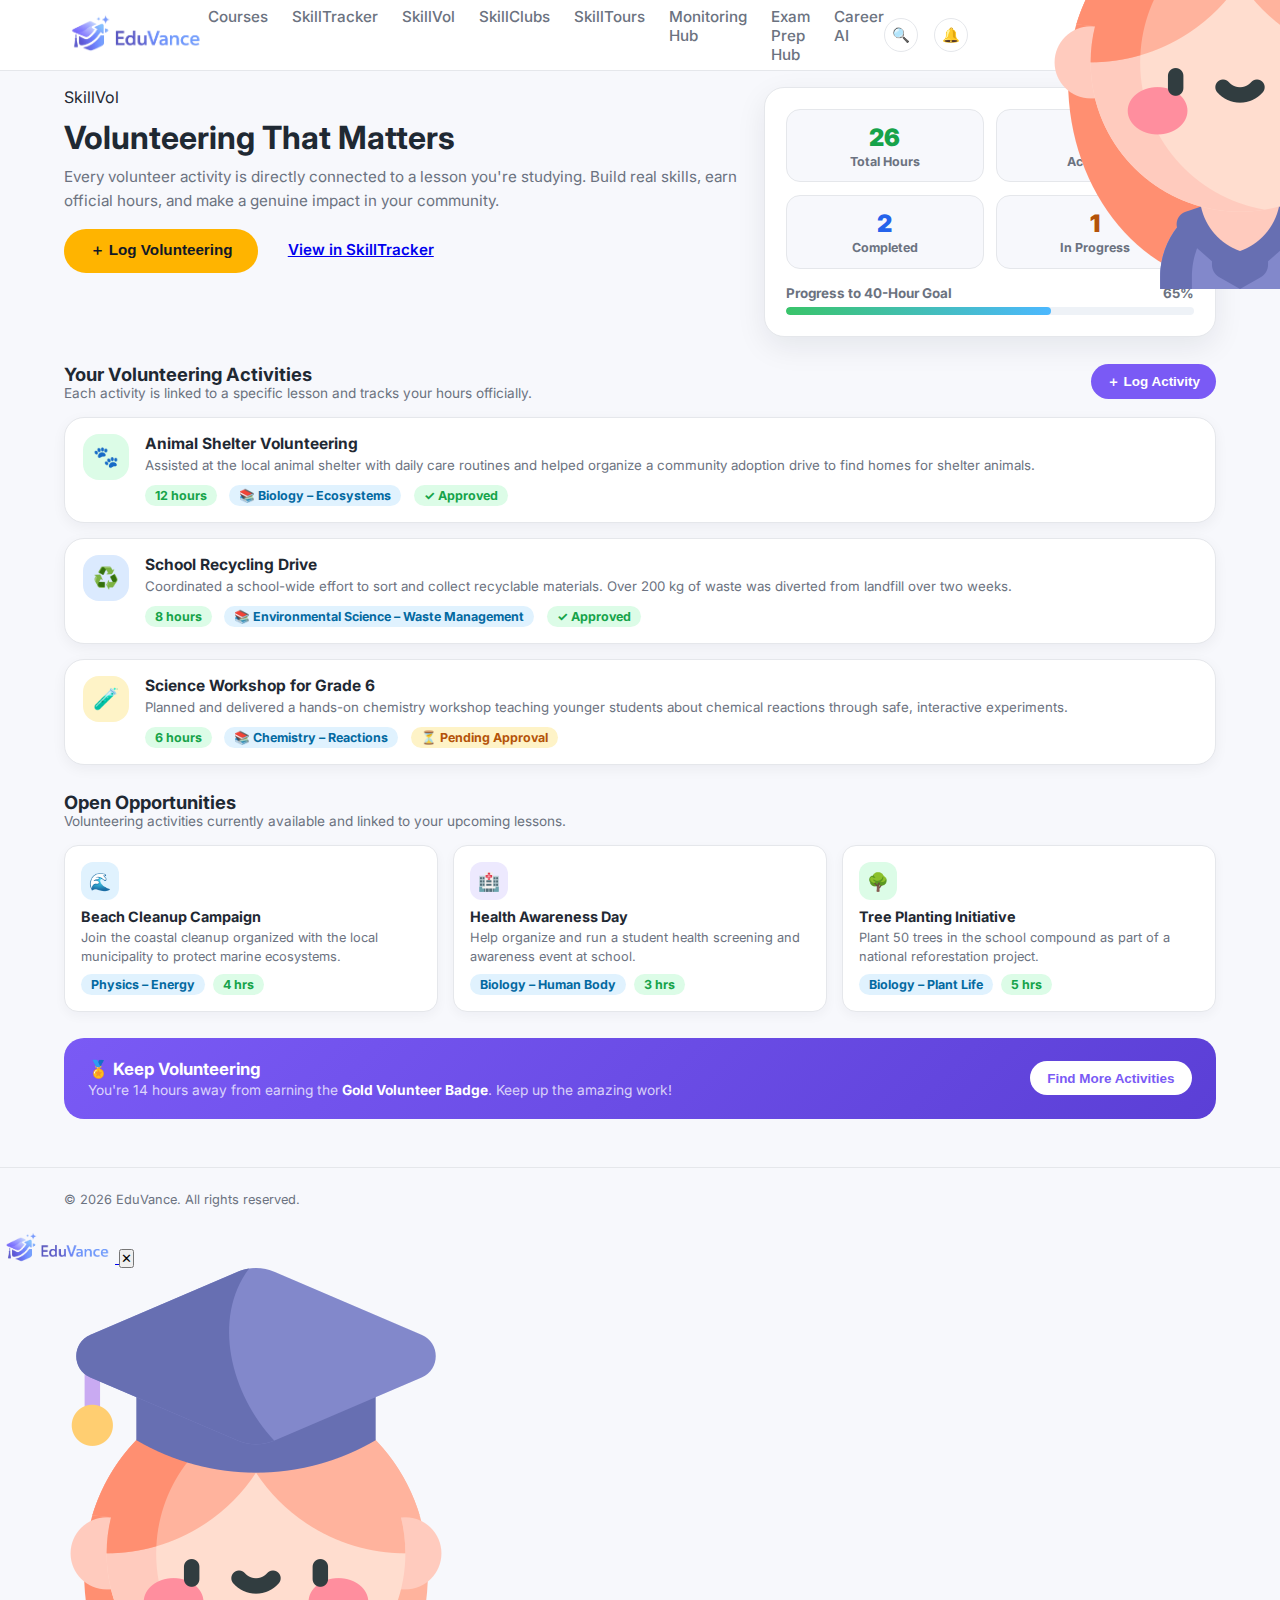
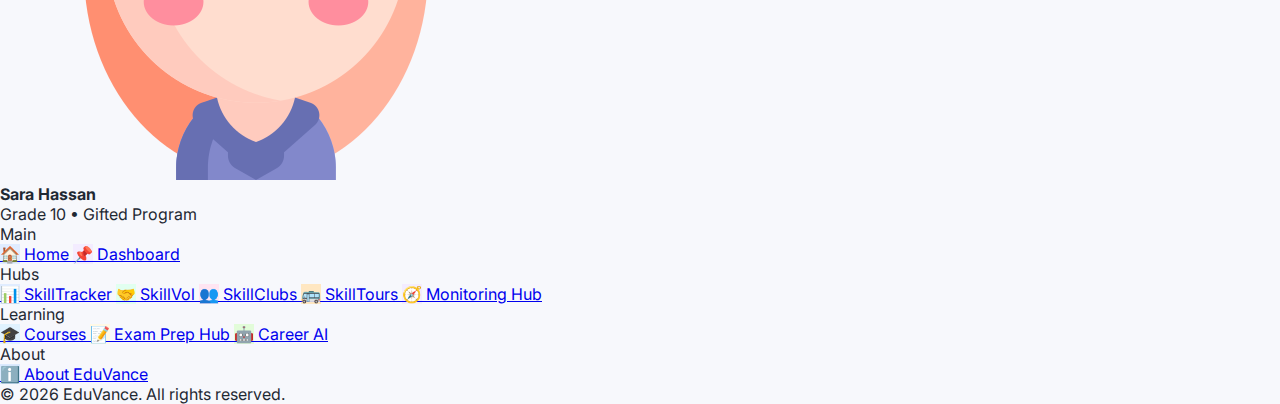
<file: skillvol.html>
<!DOCTYPE html>
<html lang="en">
<head>
  <meta charset="UTF-8">
  <meta name="viewport" content="width=device-width, initial-scale=1.0">
  <title>SkillVol | EduVance</title>
  <link rel="stylesheet" href="style.css">
  <style>
    .sv-hero { display:grid; grid-template-columns:1.2fr 0.8fr; gap:1.4rem; align-items:start; margin-top:1rem; }
    .sv-hero-title { margin:0.8rem 0 0.5rem; font-size:2rem; line-height:1.15; }
    .sv-hero-sub { color:var(--text-soft); margin:0 0 1rem; font-size:0.95rem; line-height:1.6; }

    .sv-stats-card { background:#fff; border:1px solid var(--border-soft); border-radius:var(--radius-lg); box-shadow:var(--shadow-soft); padding:1.3rem; }
    .sv-stats-grid { display:grid; grid-template-columns:1fr 1fr; gap:0.8rem; }
    .sv-stat { background:#f7f8fc; border:1px solid var(--border-soft); border-radius:var(--radius-md); padding:0.8rem; text-align:center; }
    .sv-stat-num { font-size:1.5rem; font-weight:950; }
    .sv-stat-label { color:var(--text-soft); font-size:0.78rem; font-weight:700; margin-top:2px; }

    .sv-progress-section { margin-top:1rem; }
    .sv-progress-label { display:flex; justify-content:space-between; font-size:0.84rem; color:var(--text-soft); font-weight:700; margin-bottom:0.4rem; }
    .sv-prog-bar { height:8px; background:#eef2f7; border-radius:999px; overflow:hidden; }
    .sv-prog-fill { height:100%; border-radius:999px; background:linear-gradient(90deg,#39c46a,#4cb8ff); }

    .sv-sec-head { display:flex; align-items:center; justify-content:space-between; margin-bottom:1rem; flex-wrap:wrap; gap:0.6rem; }
    .sv-sec-head h2 { margin:0; font-size:1.15rem; }
    .sv-sec-head p { margin:0; color:var(--text-soft); font-size:0.85rem; width:100%; }
    .sv-add-btn { display:inline-flex; align-items:center; gap:0.4rem; background:var(--primary); color:#fff; border:none; padding:0.55rem 1rem; border-radius:999px; font-weight:700; font-size:0.84rem; cursor:pointer; transition:transform 0.12s,box-shadow 0.12s; }
    .sv-add-btn:hover { transform:translateY(-1px); box-shadow:0 8px 24px rgba(122,90,245,0.3); }

    .sv-list { display:flex; flex-direction:column; gap:0.9rem; }
    .sv-item { background:#fff; border:1px solid var(--border-soft); border-radius:var(--radius-lg); padding:1rem 1.1rem; display:flex; gap:1rem; align-items:flex-start; box-shadow:0 4px 14px rgba(15,23,42,0.05); transition:transform 0.15s,box-shadow 0.15s; }
    .sv-item:hover { transform:translateY(-2px); box-shadow:0 10px 28px rgba(15,23,42,0.09); }
    .sv-item-icon { width:46px; height:46px; border-radius:16px; display:flex; align-items:center; justify-content:center; font-size:1.3rem; flex-shrink:0; }
    .sv-item-content { flex:1; min-width:0; }
    .sv-item-content h3 { margin:0 0 0.2rem; font-size:0.97rem; }
    .sv-item-content p { margin:0; color:var(--text-soft); font-size:0.83rem; line-height:1.5; }
    .sv-item-footer { display:flex; gap:0.8rem; margin-top:0.6rem; flex-wrap:wrap; align-items:center; }
    .sv-hours-pill { background:#dcfce7; color:#16a34a; padding:3px 10px; border-radius:999px; font-size:0.78rem; font-weight:700; }
    .sv-lesson-pill { background:#e0f2fe; color:#0369a1; padding:3px 10px; border-radius:999px; font-size:0.78rem; font-weight:700; }
    .sv-status-pill { padding:3px 10px; border-radius:999px; font-size:0.78rem; font-weight:700; }
    .sv-status-done { background:#dcfce7; color:#16a34a; }
    .sv-status-open { background:#fef3c7; color:#b45309; }

    .sv-opportunities { margin-top:1.6rem; }
    .sv-opp-grid { display:grid; grid-template-columns:1fr 1fr 1fr; gap:0.9rem; }
    .sv-opp-card { background:#fff; border:1px solid var(--border-soft); border-radius:var(--radius-md); padding:1rem; box-shadow:0 4px 12px rgba(15,23,42,0.04); transition:transform 0.15s,box-shadow 0.15s; }
    .sv-opp-card:hover { transform:translateY(-2px); box-shadow:0 8px 24px rgba(15,23,42,0.08); }
    .sv-opp-icon { width:38px; height:38px; border-radius:12px; display:flex; align-items:center; justify-content:center; font-size:1.1rem; margin-bottom:0.5rem; }
    .sv-opp-card h4 { margin:0 0 0.25rem; font-size:0.9rem; }
    .sv-opp-card p { margin:0; color:var(--text-soft); font-size:0.8rem; line-height:1.45; }
    .sv-opp-card .sv-opp-meta { margin-top:0.5rem; display:flex; gap:0.5rem; flex-wrap:wrap; }

    .sv-cta { margin-top:1.6rem; background:linear-gradient(135deg,#7a5af5,#5b3fd6); border-radius:var(--radius-lg); padding:1.3rem 1.5rem; display:flex; align-items:center; justify-content:space-between; gap:1rem; flex-wrap:wrap; }
    .sv-cta h3 { color:#fff; margin:0 0 0.2rem; font-size:1.05rem; }
    .sv-cta p { color:rgba(255,255,255,0.75); margin:0; font-size:0.86rem; }
    .sv-cta-btn { background:#fff; color:var(--primary); border:none; padding:0.6rem 1.1rem; border-radius:999px; font-weight:800; font-size:0.84rem; cursor:pointer; transition:transform 0.12s,box-shadow 0.12s; white-space:nowrap; }
    .sv-cta-btn:hover { transform:translateY(-1px); box-shadow:0 8px 24px rgba(0,0,0,0.2); }

    @media(max-width:992px){ .sv-hero{grid-template-columns:1fr;} .sv-opp-grid{grid-template-columns:1fr 1fr;} }
    @media(max-width:600px){ .sv-opp-grid{grid-template-columns:1fr;} .sv-hero-title{font-size:1.7rem;} }
  </style>
</head>
<body>
<div class="page">
<!-- Navbar -->
<header class="navbar">
  <div class="container navbar-inner">
    <a href="index.html" class="logo" style="text-decoration: none; color: inherit;">
      <img src="logo.png" alt="EduVance" style="height: 40px; width: auto;">
    </a>
    <nav class="nav-links">
      <a href="courses.html">Courses</a>
      <a href="skillTracker.html">SkillTracker</a>
      <a href="skillvol.html">SkillVol</a>
      <a href="skillclubs.html">SkillClubs</a>
      <a href="skilltours.html">SkillTours</a>
      <a href="monitoring.html">Monitoring Hub</a>
      <a href="examprep.html">Exam Prep Hub</a>
      <a href="careerai.html">Career AI</a>
    </nav>
    <div class="nav-right">
      <button class="icon-btn">🔍</button>
      <button class="icon-btn">🔔</button>
      <a href="student-dashboard.html" title="Student Dashboard" class="avatar-link">
        <img
          src="./student.png"
          alt="Student Avatar"
          class="avatar-img"
        />
      </a>
      <button class="hamburger" id="hamburgerBtn" aria-label="Open menu">
        <span></span>
        <span></span>
        <span></span>
      </button>
    </div>
  </div>
</header>

<main class="container">

  <section class="sv-hero">
    <div>
      <div class="hero-badge"><span class="badge-dot"></span><span>SkillVol</span></div>
      <h1 class="sv-hero-title">Volunteering That Matters</h1>
      <p class="sv-hero-sub">Every volunteer activity is directly connected to a lesson you're studying. Build real skills, earn official hours, and make a genuine impact in your community.</p>
      <div class="hero-actions">
        <button class="btn btn-primary">＋ Log Volunteering</button>
        <a class="btn btn-soft" href="SkillTracker.html">View in SkillTracker</a>
      </div>
    </div>
    <div class="sv-stats-card">
      <div class="sv-stats-grid">
        <div class="sv-stat"><div class="sv-stat-num" style="color:#16a34a;">26</div><div class="sv-stat-label">Total Hours</div></div>
        <div class="sv-stat"><div class="sv-stat-num" style="color:#7a5af5;">3</div><div class="sv-stat-label">Activities</div></div>
        <div class="sv-stat"><div class="sv-stat-num" style="color:#2563eb;">2</div><div class="sv-stat-label">Completed</div></div>
        <div class="sv-stat"><div class="sv-stat-num" style="color:#b45309;">1</div><div class="sv-stat-label">In Progress</div></div>
      </div>
      <div class="sv-progress-section">
        <div class="sv-progress-label"><span>Progress to 40-Hour Goal</span><span>65%</span></div>
        <div class="sv-prog-bar"><div class="sv-prog-fill" style="width:65%"></div></div>
      </div>
    </div>
  </section>

  <!-- Your Activities -->
  <section style="margin-top:1.6rem;">
    <div class="sv-sec-head">
      <div><h2>Your Volunteering Activities</h2><p>Each activity is linked to a specific lesson and tracks your hours officially.</p></div>
      <button class="sv-add-btn">＋ Log Activity</button>
    </div>
    <div class="sv-list">
      <div class="sv-item">
        <div class="sv-item-icon" style="background:#dcfce7;">🐾</div>
        <div class="sv-item-content">
          <h3>Animal Shelter Volunteering</h3>
          <p>Assisted at the local animal shelter with daily care routines and helped organize a community adoption drive to find homes for shelter animals.</p>
          <div class="sv-item-footer">
            <span class="sv-hours-pill">12 hours</span>
            <span class="sv-lesson-pill">📚 Biology – Ecosystems</span>
            <span class="sv-status-pill sv-status-done">✓ Approved</span>
          </div>
        </div>
      </div>
      <div class="sv-item">
        <div class="sv-item-icon" style="background:#dbeafe;">♻️</div>
        <div class="sv-item-content">
          <h3>School Recycling Drive</h3>
          <p>Coordinated a school-wide effort to sort and collect recyclable materials. Over 200 kg of waste was diverted from landfill over two weeks.</p>
          <div class="sv-item-footer">
            <span class="sv-hours-pill">8 hours</span>
            <span class="sv-lesson-pill">📚 Environmental Science – Waste Management</span>
            <span class="sv-status-pill sv-status-done">✓ Approved</span>
          </div>
        </div>
      </div>
      <div class="sv-item">
        <div class="sv-item-icon" style="background:#fef3c7;">🧪</div>
        <div class="sv-item-content">
          <h3>Science Workshop for Grade 6</h3>
          <p>Planned and delivered a hands-on chemistry workshop teaching younger students about chemical reactions through safe, interactive experiments.</p>
          <div class="sv-item-footer">
            <span class="sv-hours-pill">6 hours</span>
            <span class="sv-lesson-pill">📚 Chemistry – Reactions</span>
            <span class="sv-status-pill sv-status-open">⏳ Pending Approval</span>
          </div>
        </div>
      </div>
    </div>
  </section>

  <!-- Open Opportunities -->
  <section class="sv-opportunities">
    <div class="sv-sec-head">
      <div><h2>Open Opportunities</h2><p>Volunteering activities currently available and linked to your upcoming lessons.</p></div>
    </div>
    <div class="sv-opp-grid">
      <div class="sv-opp-card">
        <div class="sv-opp-icon" style="background:#e0f2fe;">🌊</div>
        <h4>Beach Cleanup Campaign</h4>
        <p>Join the coastal cleanup organized with the local municipality to protect marine ecosystems.</p>
        <div class="sv-opp-meta">
          <span class="sv-lesson-pill">Physics – Energy</span>
          <span class="sv-hours-pill">4 hrs</span>
        </div>
      </div>
      <div class="sv-opp-card">
        <div class="sv-opp-icon" style="background:#ede9fe;">🏥</div>
        <h4>Health Awareness Day</h4>
        <p>Help organize and run a student health screening and awareness event at school.</p>
        <div class="sv-opp-meta">
          <span class="sv-lesson-pill">Biology – Human Body</span>
          <span class="sv-hours-pill">3 hrs</span>
        </div>
      </div>
      <div class="sv-opp-card">
        <div class="sv-opp-icon" style="background:#dcfce7;">🌳</div>
        <h4>Tree Planting Initiative</h4>
        <p>Plant 50 trees in the school compound as part of a national reforestation project.</p>
        <div class="sv-opp-meta">
          <span class="sv-lesson-pill">Biology – Plant Life</span>
          <span class="sv-hours-pill">5 hrs</span>
        </div>
      </div>
    </div>
  </section>

  <!-- CTA -->
  <div class="sv-cta">
    <div><h3>🏅 Keep Volunteering</h3><p>You're 14 hours away from earning the <strong style="color:#fff;">Gold Volunteer Badge</strong>. Keep up the amazing work!</p></div>
    <button class="sv-cta-btn">Find More Activities</button>
  </div>

</main>
<footer class="footer"><div class="footer-inner container"><p>&copy; 2026 EduVance. All rights reserved.</p></div></footer>
</div>


<!-- ─── Slide-out Drawer Menu ─── -->
<div class="drawer-overlay" id="drawerOverlay"></div>
<div class="drawer" id="drawer">
  <div class="drawer-head">
    <a href="index.html" class="drawer-logo">
      <img src="logo.png" alt="EduVance" style="height: 32px; width: auto;">
    </a>
    <button class="drawer-close" id="drawerClose" aria-label="Close menu">&#x2715;</button>
  </div>
  <div class="drawer-profile">
    <img src="./student.png" alt="Sara">
    <div class="drawer-profile-info">
      <h4>Sara Hassan</h4>
      <span>Grade 10 &bull; Gifted Program</span>
    </div>
  </div>
  <div class="drawer-nav">
    <div class="drawer-section-label">Main</div>
    <a href="index.html" id="drawer-home">
      <span class="drawer-icon" style="background:#e0ecff;">&#x1F3E0;</span> Home
    </a>
    <a href="student-dashboard.html" id="drawer-dashboard">
      <span class="drawer-icon" style="background:#f3ecff;">&#x1F4CC;</span> Dashboard
    </a>
    <div class="drawer-section-label">Hubs</div>
    <a href="SkillTracker.html" id="drawer-skilltracker">
      <span class="drawer-icon" style="background:#e0ecff;">&#x1F4CA;</span> SkillTracker
    </a>
    <a href="skillvol.html" id="drawer-skillvol">
      <span class="drawer-icon" style="background:#e1fff0;">&#x1F91D;</span> SkillVol
    </a>
    <a href="skillclubs.html" id="drawer-skillclubs">
      <span class="drawer-icon" style="background:#ffe5f2;">&#x1F465;</span> SkillClubs
    </a>
    <a href="skilltours.html" id="drawer-skilltours">
      <span class="drawer-icon" style="background:#ffe7c2;">&#x1F68C;</span> SkillTours
    </a>
    <a href="monitoring.html" id="drawer-monitoring">
      <span class="drawer-icon" style="background:#f3ecff;">&#x1F9ED;</span> Monitoring Hub
    </a>
    <div class="drawer-section-label">Learning</div>
    <a href="courses.html" id="drawer-courses">
      <span class="drawer-icon" style="background:#e0f2fe;">&#x1F393;</span> Courses
    </a>
    <a href="examprep.html" id="drawer-examprep">
      <span class="drawer-icon" style="background:#fff9e6;">&#x1F4DD;</span> Exam Prep Hub
    </a>
    <a href="careerai.html" id="drawer-careerai">
      <span class="drawer-icon" style="background:#e2fcd9;">&#x1F916;</span> Career AI
    </a>
    <div class="drawer-section-label">About</div>
    <a href="about.html" id="drawer-about">
      <span class="drawer-icon" style="background:#dbeafe;">&#x2139;&#xFE0F;</span> About EduVance
    </a>
  </div>
  <div class="drawer-footer">
    <p>&copy; 2026 EduVance. All rights reserved.</p>
  </div>
</div>

<script>
(function(){
  var burger  = document.getElementById('hamburgerBtn');
  var overlay = document.getElementById('drawerOverlay');
  var drawer  = document.getElementById('drawer');
  function open(){
    burger.classList.add('open');
    overlay.classList.add('open');
    drawer.classList.add('open');
    document.body.style.overflow='hidden';
  }
  function close(){
    burger.classList.remove('open');
    overlay.classList.remove('open');
    drawer.classList.remove('open');
    document.body.style.overflow='';
  }
  burger.addEventListener('click',open);
  overlay.addEventListener('click',close);
  document.getElementById('drawerClose').addEventListener('click',close);
  document.addEventListener('keydown',function(e){if(e.key==='Escape')close();});
  var page=window.location.pathname.split('/').pop()||'index.html';
  var map={
    'index.html':'drawer-home',
    'student-dashboard.html':'drawer-dashboard',
    'SkillTracker.html':'drawer-skilltracker',
    'skillvol.html':'drawer-skillvol',
    'skillclubs.html':'drawer-skillclubs',
    'skilltours.html':'drawer-skilltours',
    'monitoring.html':'drawer-monitoring',
    'courses.html':'drawer-courses',
    'examprep.html':'drawer-examprep',
    'careerai.html':'drawer-careerai',
    'about.html':'drawer-about'
  };
  var id=map[page];
  if(id){var el=document.getElementById(id);if(el)el.classList.add('active');}
})();
</script>

</body>
</html>
</file>
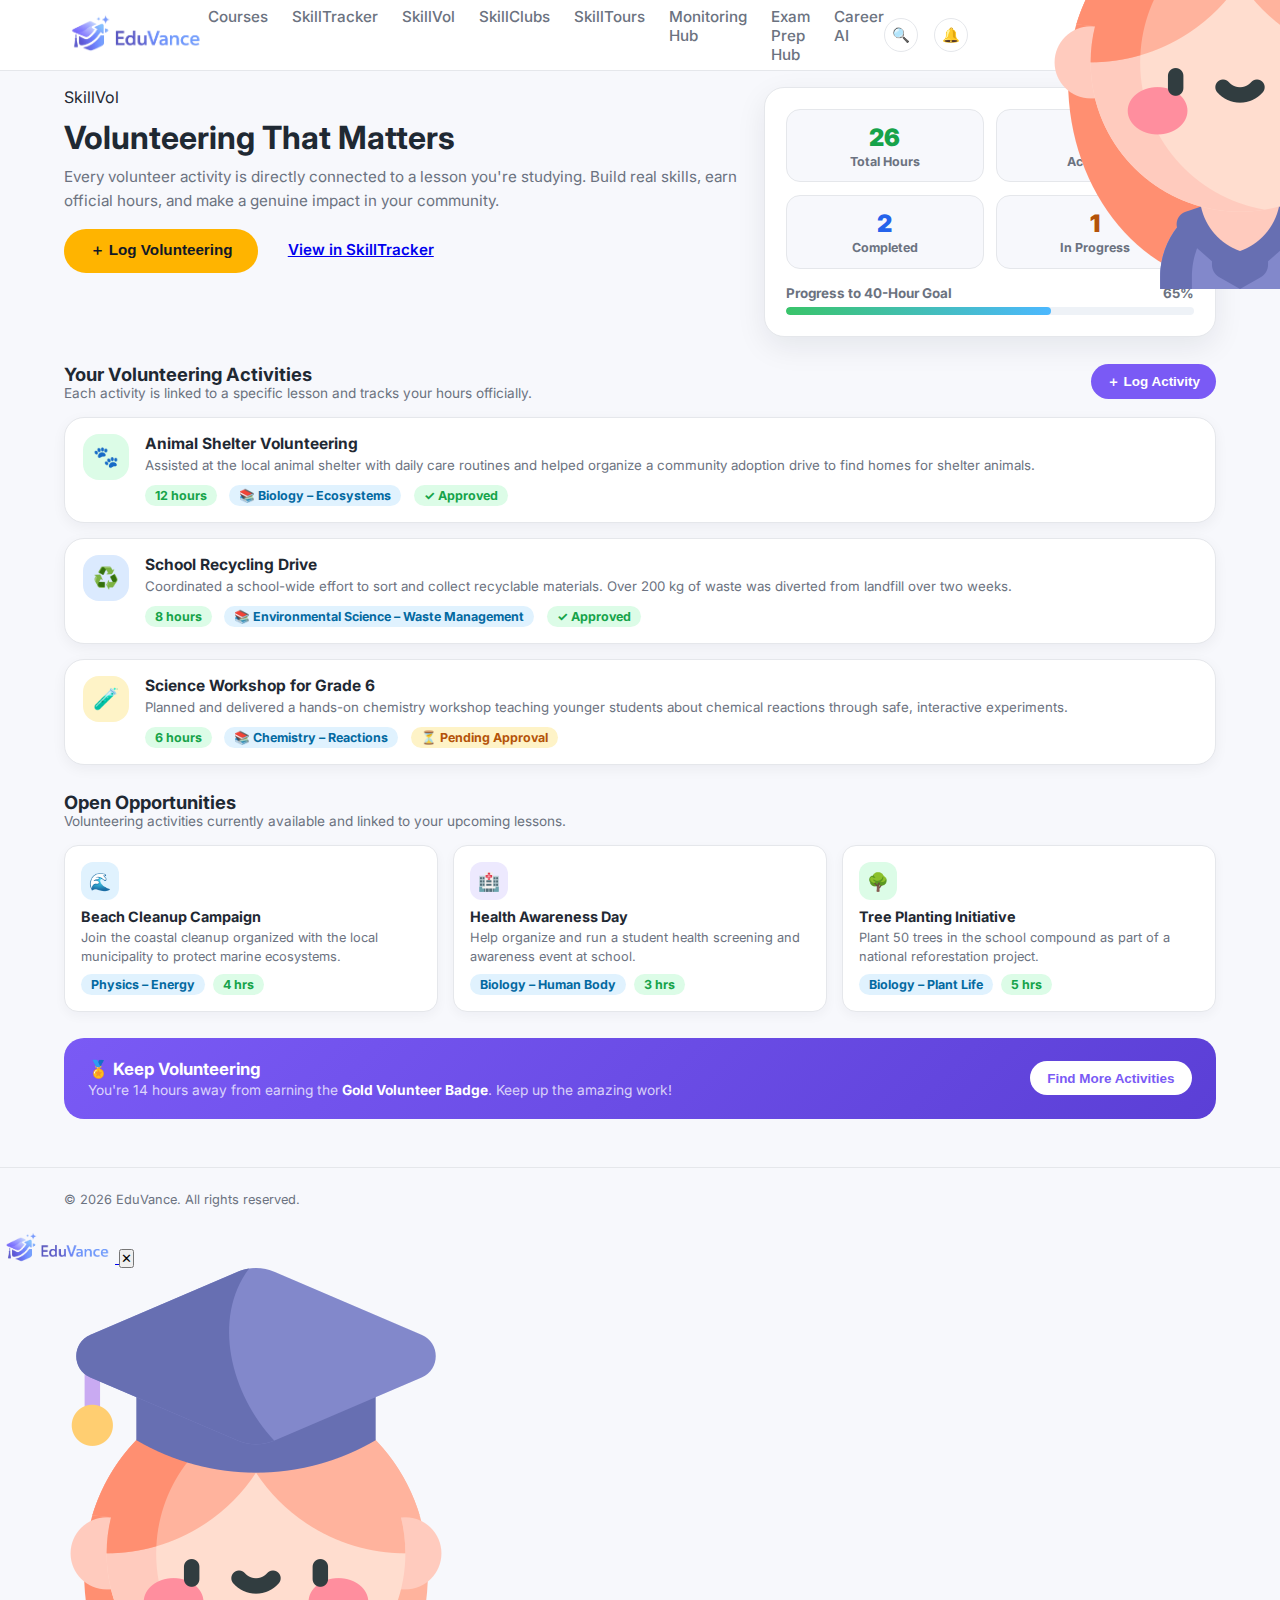
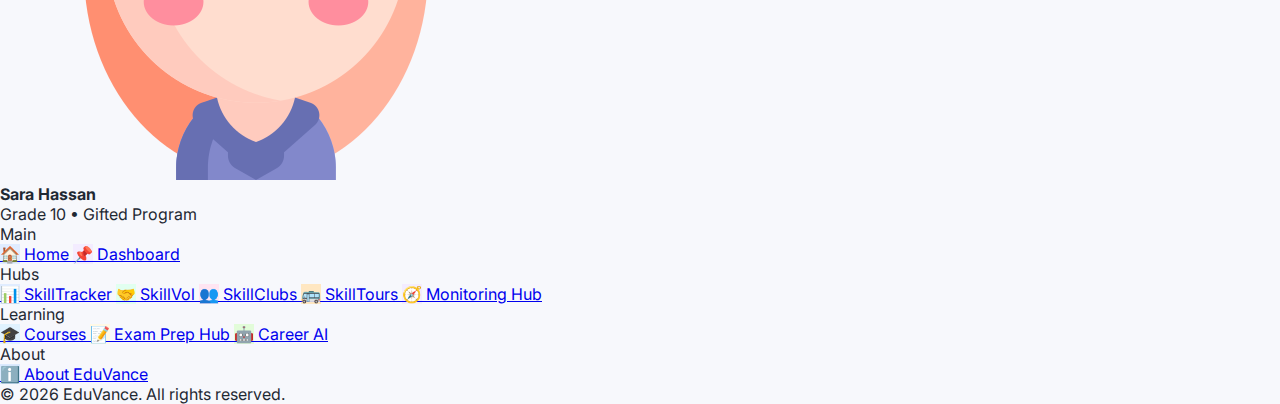
<file: skillVol.html>
<!DOCTYPE html>
<html lang="en">
<head>
  <meta charset="UTF-8">
  <meta name="viewport" content="width=device-width, initial-scale=1.0">
  <title>SkillVol | EduVance</title>
  <link rel="stylesheet" href="style.css">
  <style>
    .sv-hero { display:grid; grid-template-columns:1.2fr 0.8fr; gap:1.4rem; align-items:start; margin-top:1rem; }
    .sv-hero-title { margin:0.8rem 0 0.5rem; font-size:2rem; line-height:1.15; }
    .sv-hero-sub { color:var(--text-soft); margin:0 0 1rem; font-size:0.95rem; line-height:1.6; }

    .sv-stats-card { background:#fff; border:1px solid var(--border-soft); border-radius:var(--radius-lg); box-shadow:var(--shadow-soft); padding:1.3rem; }
    .sv-stats-grid { display:grid; grid-template-columns:1fr 1fr; gap:0.8rem; }
    .sv-stat { background:#f7f8fc; border:1px solid var(--border-soft); border-radius:var(--radius-md); padding:0.8rem; text-align:center; }
    .sv-stat-num { font-size:1.5rem; font-weight:950; }
    .sv-stat-label { color:var(--text-soft); font-size:0.78rem; font-weight:700; margin-top:2px; }

    .sv-progress-section { margin-top:1rem; }
    .sv-progress-label { display:flex; justify-content:space-between; font-size:0.84rem; color:var(--text-soft); font-weight:700; margin-bottom:0.4rem; }
    .sv-prog-bar { height:8px; background:#eef2f7; border-radius:999px; overflow:hidden; }
    .sv-prog-fill { height:100%; border-radius:999px; background:linear-gradient(90deg,#39c46a,#4cb8ff); }

    .sv-sec-head { display:flex; align-items:center; justify-content:space-between; margin-bottom:1rem; flex-wrap:wrap; gap:0.6rem; }
    .sv-sec-head h2 { margin:0; font-size:1.15rem; }
    .sv-sec-head p { margin:0; color:var(--text-soft); font-size:0.85rem; width:100%; }
    .sv-add-btn { display:inline-flex; align-items:center; gap:0.4rem; background:var(--primary); color:#fff; border:none; padding:0.55rem 1rem; border-radius:999px; font-weight:700; font-size:0.84rem; cursor:pointer; transition:transform 0.12s,box-shadow 0.12s; }
    .sv-add-btn:hover { transform:translateY(-1px); box-shadow:0 8px 24px rgba(122,90,245,0.3); }

    .sv-list { display:flex; flex-direction:column; gap:0.9rem; }
    .sv-item { background:#fff; border:1px solid var(--border-soft); border-radius:var(--radius-lg); padding:1rem 1.1rem; display:flex; gap:1rem; align-items:flex-start; box-shadow:0 4px 14px rgba(15,23,42,0.05); transition:transform 0.15s,box-shadow 0.15s; }
    .sv-item:hover { transform:translateY(-2px); box-shadow:0 10px 28px rgba(15,23,42,0.09); }
    .sv-item-icon { width:46px; height:46px; border-radius:16px; display:flex; align-items:center; justify-content:center; font-size:1.3rem; flex-shrink:0; }
    .sv-item-content { flex:1; min-width:0; }
    .sv-item-content h3 { margin:0 0 0.2rem; font-size:0.97rem; }
    .sv-item-content p { margin:0; color:var(--text-soft); font-size:0.83rem; line-height:1.5; }
    .sv-item-footer { display:flex; gap:0.8rem; margin-top:0.6rem; flex-wrap:wrap; align-items:center; }
    .sv-hours-pill { background:#dcfce7; color:#16a34a; padding:3px 10px; border-radius:999px; font-size:0.78rem; font-weight:700; }
    .sv-lesson-pill { background:#e0f2fe; color:#0369a1; padding:3px 10px; border-radius:999px; font-size:0.78rem; font-weight:700; }
    .sv-status-pill { padding:3px 10px; border-radius:999px; font-size:0.78rem; font-weight:700; }
    .sv-status-done { background:#dcfce7; color:#16a34a; }
    .sv-status-open { background:#fef3c7; color:#b45309; }

    .sv-opportunities { margin-top:1.6rem; }
    .sv-opp-grid { display:grid; grid-template-columns:1fr 1fr 1fr; gap:0.9rem; }
    .sv-opp-card { background:#fff; border:1px solid var(--border-soft); border-radius:var(--radius-md); padding:1rem; box-shadow:0 4px 12px rgba(15,23,42,0.04); transition:transform 0.15s,box-shadow 0.15s; }
    .sv-opp-card:hover { transform:translateY(-2px); box-shadow:0 8px 24px rgba(15,23,42,0.08); }
    .sv-opp-icon { width:38px; height:38px; border-radius:12px; display:flex; align-items:center; justify-content:center; font-size:1.1rem; margin-bottom:0.5rem; }
    .sv-opp-card h4 { margin:0 0 0.25rem; font-size:0.9rem; }
    .sv-opp-card p { margin:0; color:var(--text-soft); font-size:0.8rem; line-height:1.45; }
    .sv-opp-card .sv-opp-meta { margin-top:0.5rem; display:flex; gap:0.5rem; flex-wrap:wrap; }

    .sv-cta { margin-top:1.6rem; background:linear-gradient(135deg,#7a5af5,#5b3fd6); border-radius:var(--radius-lg); padding:1.3rem 1.5rem; display:flex; align-items:center; justify-content:space-between; gap:1rem; flex-wrap:wrap; }
    .sv-cta h3 { color:#fff; margin:0 0 0.2rem; font-size:1.05rem; }
    .sv-cta p { color:rgba(255,255,255,0.75); margin:0; font-size:0.86rem; }
    .sv-cta-btn { background:#fff; color:var(--primary); border:none; padding:0.6rem 1.1rem; border-radius:999px; font-weight:800; font-size:0.84rem; cursor:pointer; transition:transform 0.12s,box-shadow 0.12s; white-space:nowrap; }
    .sv-cta-btn:hover { transform:translateY(-1px); box-shadow:0 8px 24px rgba(0,0,0,0.2); }

    @media(max-width:992px){ .sv-hero{grid-template-columns:1fr;} .sv-opp-grid{grid-template-columns:1fr 1fr;} }
    @media(max-width:600px){ .sv-opp-grid{grid-template-columns:1fr;} .sv-hero-title{font-size:1.7rem;} }
  </style>
</head>
<body>
<div class="page">
<!-- Navbar -->
<header class="navbar">
  <div class="container navbar-inner">
    <a href="index.html" class="logo" style="text-decoration: none; color: inherit;">
      <img src="logo.png" alt="EduVance" style="height: 40px; width: auto;">
    </a>
    <nav class="nav-links">
      <a href="courses.html">Courses</a>
      <a href="SkillTracker.html">SkillTracker</a>
      <a href="skillvol.html">SkillVol</a>
      <a href="skillclubs.html">SkillClubs</a>
      <a href="skilltours.html">SkillTours</a>
      <a href="monitoring.html">Monitoring Hub</a>
      <a href="examprep.html">Exam Prep Hub</a>
      <a href="careerai.html">Career AI</a>

    </nav>
    <div class="nav-right">
      <button class="icon-btn">🔍</button>
      <button class="icon-btn">🔔</button>
      <a href="student-dashboard.html" title="Student Dashboard" class="avatar-link">
        <img
          src="./student.png"
          alt="Student Avatar"
          class="avatar-img"
        />
      </a>
      <button class="hamburger" id="hamburgerBtn" aria-label="Open menu">
        <span></span>
        <span></span>
        <span></span>
      </button>
    </div>
  </div>
</header>

<main class="container">

  <section class="sv-hero">
    <div>
      <div class="hero-badge"><span class="badge-dot"></span><span>SkillVol</span></div>
      <h1 class="sv-hero-title">Volunteering That Matters</h1>
      <p class="sv-hero-sub">Every volunteer activity is directly connected to a lesson you're studying. Build real skills, earn official hours, and make a genuine impact in your community.</p>
      <div class="hero-actions">
        <button class="btn btn-primary">＋ Log Volunteering</button>
        <a class="btn btn-soft" href="SkillTracker.html">View in SkillTracker</a>
      </div>
    </div>
    <div class="sv-stats-card">
      <div class="sv-stats-grid">
        <div class="sv-stat"><div class="sv-stat-num" style="color:#16a34a;">26</div><div class="sv-stat-label">Total Hours</div></div>
        <div class="sv-stat"><div class="sv-stat-num" style="color:#7a5af5;">3</div><div class="sv-stat-label">Activities</div></div>
        <div class="sv-stat"><div class="sv-stat-num" style="color:#2563eb;">2</div><div class="sv-stat-label">Completed</div></div>
        <div class="sv-stat"><div class="sv-stat-num" style="color:#b45309;">1</div><div class="sv-stat-label">In Progress</div></div>
      </div>
      <div class="sv-progress-section">
        <div class="sv-progress-label"><span>Progress to 40-Hour Goal</span><span>65%</span></div>
        <div class="sv-prog-bar"><div class="sv-prog-fill" style="width:65%"></div></div>
      </div>
    </div>
  </section>

  <!-- Your Activities -->
  <section style="margin-top:1.6rem;">
    <div class="sv-sec-head">
      <div><h2>Your Volunteering Activities</h2><p>Each activity is linked to a specific lesson and tracks your hours officially.</p></div>
      <button class="sv-add-btn">＋ Log Activity</button>
    </div>
    <div class="sv-list">
      <div class="sv-item">
        <div class="sv-item-icon" style="background:#dcfce7;">🐾</div>
        <div class="sv-item-content">
          <h3>Animal Shelter Volunteering</h3>
          <p>Assisted at the local animal shelter with daily care routines and helped organize a community adoption drive to find homes for shelter animals.</p>
          <div class="sv-item-footer">
            <span class="sv-hours-pill">12 hours</span>
            <span class="sv-lesson-pill">📚 Biology – Ecosystems</span>
            <span class="sv-status-pill sv-status-done">✓ Approved</span>
          </div>
        </div>
      </div>
      <div class="sv-item">
        <div class="sv-item-icon" style="background:#dbeafe;">♻️</div>
        <div class="sv-item-content">
          <h3>School Recycling Drive</h3>
          <p>Coordinated a school-wide effort to sort and collect recyclable materials. Over 200 kg of waste was diverted from landfill over two weeks.</p>
          <div class="sv-item-footer">
            <span class="sv-hours-pill">8 hours</span>
            <span class="sv-lesson-pill">📚 Environmental Science – Waste Management</span>
            <span class="sv-status-pill sv-status-done">✓ Approved</span>
          </div>
        </div>
      </div>
      <div class="sv-item">
        <div class="sv-item-icon" style="background:#fef3c7;">🧪</div>
        <div class="sv-item-content">
          <h3>Science Workshop for Grade 6</h3>
          <p>Planned and delivered a hands-on chemistry workshop teaching younger students about chemical reactions through safe, interactive experiments.</p>
          <div class="sv-item-footer">
            <span class="sv-hours-pill">6 hours</span>
            <span class="sv-lesson-pill">📚 Chemistry – Reactions</span>
            <span class="sv-status-pill sv-status-open">⏳ Pending Approval</span>
          </div>
        </div>
      </div>
    </div>
  </section>

  <!-- Open Opportunities -->
  <section class="sv-opportunities">
    <div class="sv-sec-head">
      <div><h2>Open Opportunities</h2><p>Volunteering activities currently available and linked to your upcoming lessons.</p></div>
    </div>
    <div class="sv-opp-grid">
      <div class="sv-opp-card">
        <div class="sv-opp-icon" style="background:#e0f2fe;">🌊</div>
        <h4>Beach Cleanup Campaign</h4>
        <p>Join the coastal cleanup organized with the local municipality to protect marine ecosystems.</p>
        <div class="sv-opp-meta">
          <span class="sv-lesson-pill">Physics – Energy</span>
          <span class="sv-hours-pill">4 hrs</span>
        </div>
      </div>
      <div class="sv-opp-card">
        <div class="sv-opp-icon" style="background:#ede9fe;">🏥</div>
        <h4>Health Awareness Day</h4>
        <p>Help organize and run a student health screening and awareness event at school.</p>
        <div class="sv-opp-meta">
          <span class="sv-lesson-pill">Biology – Human Body</span>
          <span class="sv-hours-pill">3 hrs</span>
        </div>
      </div>
      <div class="sv-opp-card">
        <div class="sv-opp-icon" style="background:#dcfce7;">🌳</div>
        <h4>Tree Planting Initiative</h4>
        <p>Plant 50 trees in the school compound as part of a national reforestation project.</p>
        <div class="sv-opp-meta">
          <span class="sv-lesson-pill">Biology – Plant Life</span>
          <span class="sv-hours-pill">5 hrs</span>
        </div>
      </div>
    </div>
  </section>

  <!-- CTA -->
  <div class="sv-cta">
    <div><h3>🏅 Keep Volunteering</h3><p>You're 14 hours away from earning the <strong style="color:#fff;">Gold Volunteer Badge</strong>. Keep up the amazing work!</p></div>
    <button class="sv-cta-btn">Find More Activities</button>
  </div>

</main>
<footer class="footer"><div class="footer-inner container"><p>&copy; 2026 EduVance. All rights reserved.</p></div></footer>
</div>


<!-- ─── Slide-out Drawer Menu ─── -->
<div class="drawer-overlay" id="drawerOverlay"></div>
<div class="drawer" id="drawer">
  <div class="drawer-head">
    <a href="index.html" class="drawer-logo">
      <img src="logo.png" alt="EduVance" style="height: 32px; width: auto;">
    </a>
    <button class="drawer-close" id="drawerClose" aria-label="Close menu">&#x2715;</button>
  </div>
  <div class="drawer-profile">
    <img src="./student.png" alt="Sara">
    <div class="drawer-profile-info">
      <h4>Sara Hassan</h4>
      <span>Grade 10 &bull; Gifted Program</span>
    </div>
  </div>
  <div class="drawer-nav">
    <div class="drawer-section-label">Main</div>
    <a href="index.html" id="drawer-home">
      <span class="drawer-icon" style="background:#e0ecff;">&#x1F3E0;</span> Home
    </a>
    <a href="student-dashboard.html" id="drawer-dashboard">
      <span class="drawer-icon" style="background:#f3ecff;">&#x1F4CC;</span> Dashboard
    </a>
    <div class="drawer-section-label">Hubs</div>
    <a href="SkillTracker.html" id="drawer-skilltracker">
      <span class="drawer-icon" style="background:#e0ecff;">&#x1F4CA;</span> SkillTracker
    </a>
    <a href="skillvol.html" id="drawer-skillvol">
      <span class="drawer-icon" style="background:#e1fff0;">&#x1F91D;</span> SkillVol
    </a>
    <a href="skillclubs.html" id="drawer-skillclubs">
      <span class="drawer-icon" style="background:#ffe5f2;">&#x1F465;</span> SkillClubs
    </a>
    <a href="skilltours.html" id="drawer-skilltours">
      <span class="drawer-icon" style="background:#ffe7c2;">&#x1F68C;</span> SkillTours
    </a>
    <a href="monitoring.html" id="drawer-monitoring">
      <span class="drawer-icon" style="background:#f3ecff;">&#x1F9ED;</span> Monitoring Hub
    </a>
    <div class="drawer-section-label">Learning</div>
    <a href="courses.html" id="drawer-courses">
      <span class="drawer-icon" style="background:#e0f2fe;">&#x1F393;</span> Courses
    </a>
    <a href="examprep.html" id="drawer-examprep">
      <span class="drawer-icon" style="background:#fff9e6;">&#x1F4DD;</span> Exam Prep Hub
    </a>
    <a href="careerai.html" id="drawer-careerai">
      <span class="drawer-icon" style="background:#e2fcd9;">&#x1F916;</span> Career AI
    </a>
    <div class="drawer-section-label">About</div>
    <a href="about.html" id="drawer-about">
      <span class="drawer-icon" style="background:#dbeafe;">&#x2139;&#xFE0F;</span> About EduVance
    </a>
  </div>
  <div class="drawer-footer">
    <p>&copy; 2026 EduVance. All rights reserved.</p>
  </div>
</div>

<script>
(function(){
  var burger  = document.getElementById('hamburgerBtn');
  var overlay = document.getElementById('drawerOverlay');
  var drawer  = document.getElementById('drawer');
  function open(){
    burger.classList.add('open');
    overlay.classList.add('open');
    drawer.classList.add('open');
    document.body.style.overflow='hidden';
  }
  function close(){
    burger.classList.remove('open');
    overlay.classList.remove('open');
    drawer.classList.remove('open');
    document.body.style.overflow='';
  }
  burger.addEventListener('click',open);
  overlay.addEventListener('click',close);
  document.getElementById('drawerClose').addEventListener('click',close);
  document.addEventListener('keydown',function(e){if(e.key==='Escape')close();});
  var page=window.location.pathname.split('/').pop()||'index.html';
  var map={
    'index.html':'drawer-home',
    'student-dashboard.html':'drawer-dashboard',
    'SkillTracker.html':'drawer-skilltracker',
    'skillvol.html':'drawer-skillvol',
    'skillclubs.html':'drawer-skillclubs',
    'skilltours.html':'drawer-skilltours',
    'monitoring.html':'drawer-monitoring',
    'courses.html':'drawer-courses',
    'examprep.html':'drawer-examprep',
    'careerai.html':'drawer-careerai',
    'about.html':'drawer-about'
  };
  var id=map[page];
  if(id){var el=document.getElementById(id);if(el)el.classList.add('active');}
})();
</script>

</body>
</html>
</file>
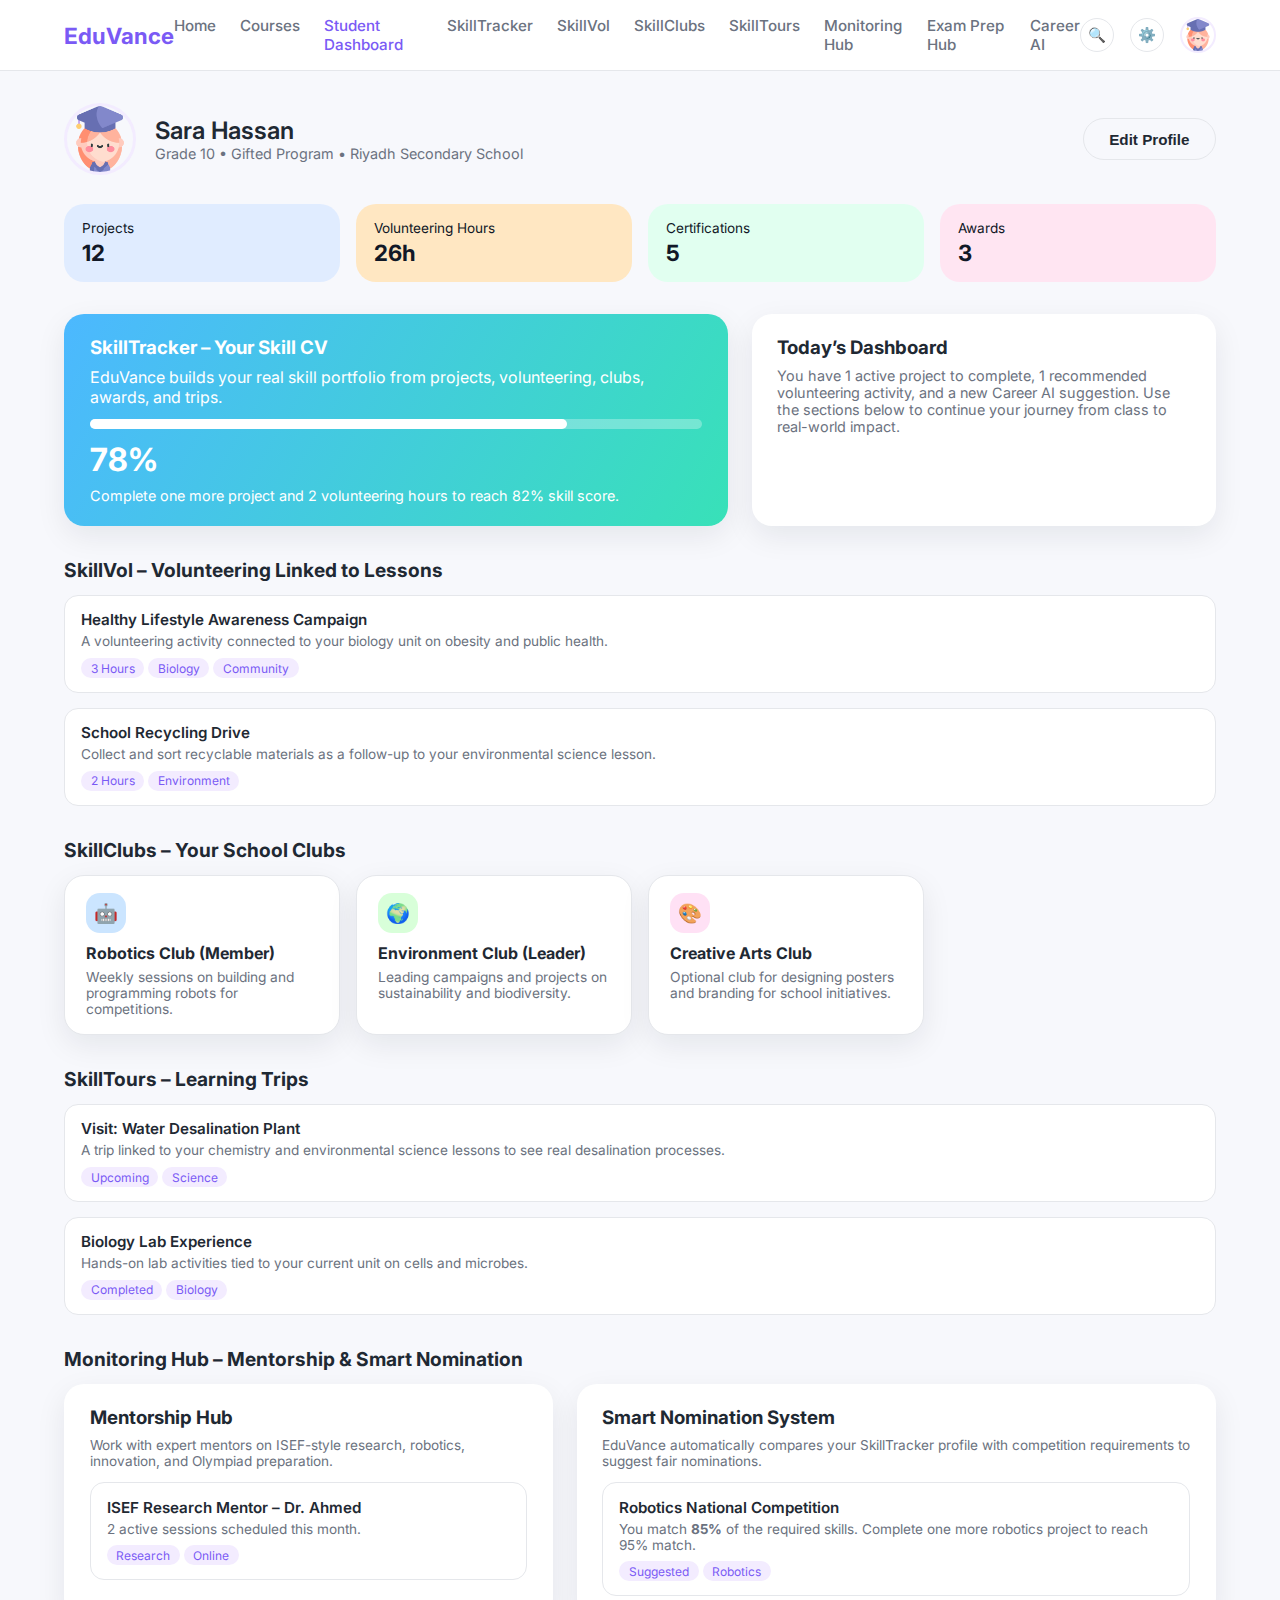
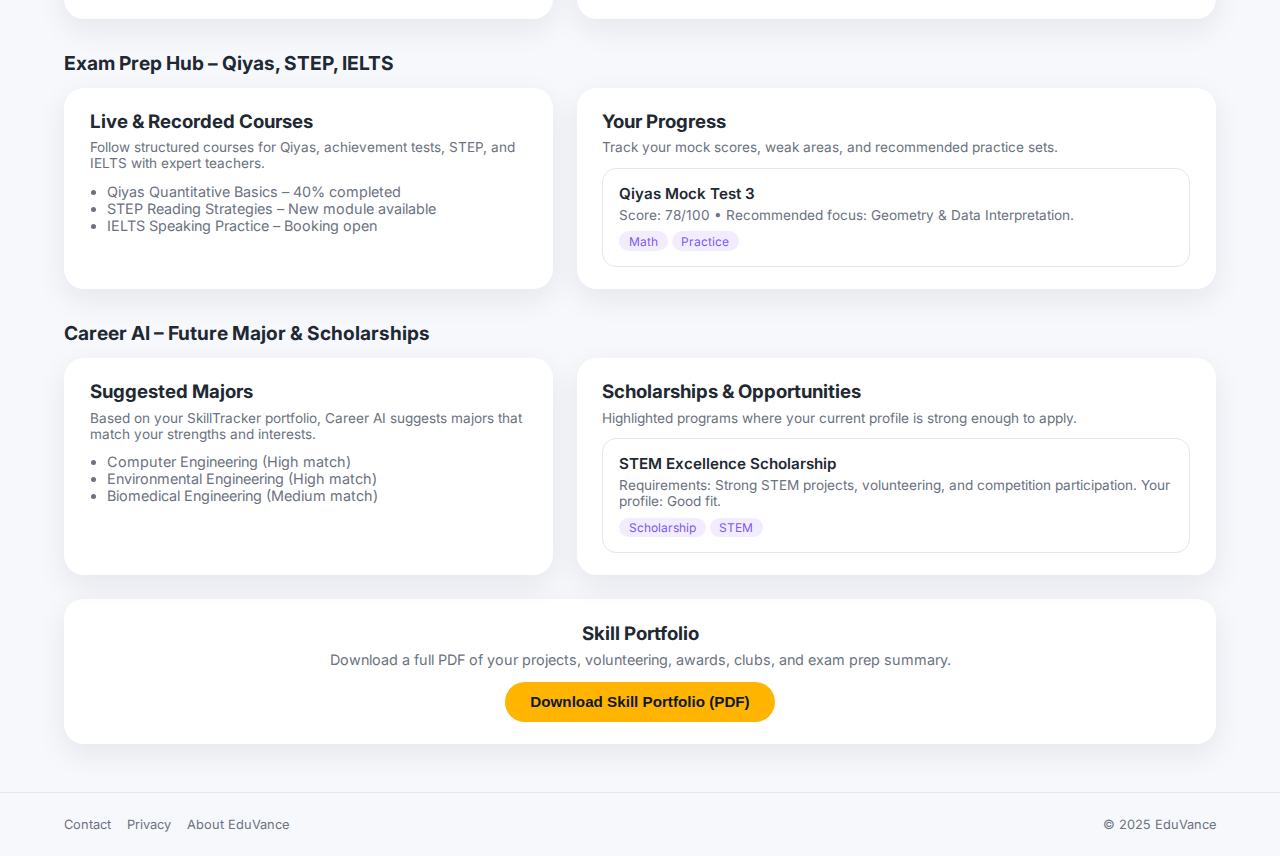
<file: student-dashboard.html>
<!DOCTYPE html>
<html lang="en">
<head>
  <meta charset="UTF-8" />
  <title>EduVance – Student Dashboard</title>
  <link rel="stylesheet" href="style.css" />
</head>
<body>
<div class="page">

  <!-- Navbar -->
  <header class="navbar">
    <div class="container navbar-inner">
      <div class="logo">EduVance</div>
      <nav class="nav-links">
        <a href="index.html">Home</a>
        <a href="courses.html">Courses</a>
        <a href="student-dashboard.html" class="active">Student Dashboard</a>
        <a href="#skilltracker">SkillTracker</a>
        <a href="#skillvol">SkillVol</a>
        <a href="#skillclubs">SkillClubs</a>
        <a href="#skilltours">SkillTours</a>
        <a href="#monitoring">Monitoring Hub</a>
        <a href="#examprep">Exam Prep Hub</a>
        <a href="#careerai">Career AI</a>
      </nav>
      <div class="nav-right">
        <button class="icon-btn">🔍</button>
        <button class="icon-btn">⚙️</button>
        <div class="avatar"></div>
      </div>
    </div>
  </header>

  <main class="container">

    <!-- Profile header / Dashboard top -->
    <section class="profile-header">
      <div class="profile-main-info">
        <div class="profile-avatar"></div>
        <div>
          <div class="profile-name">Sara Hassan</div>
          <div class="profile-meta">
            Grade 10 • Gifted Program • Riyadh Secondary School
          </div>
        </div>
      </div>
      <button class="btn btn-outline">Edit Profile</button>
    </section>

    <!-- Stats + SkillTracker short -->
    <section class="stats-grid">
      <div class="stat-card stat-projects">
        <div class="stat-label">Projects</div>
        <div class="stat-value">12</div>
      </div>
      <div class="stat-card stat-volunteering">
        <div class="stat-label">Volunteering Hours</div>
        <div class="stat-value">26h</div>
      </div>
      <div class="stat-card stat-certs">
        <div class="stat-label">Certifications</div>
        <div class="stat-value">5</div>
      </div>
      <div class="stat-card stat-awards">
        <div class="stat-label">Awards</div>
        <div class="stat-value">3</div>
      </div>
    </section>

    <section class="profile-layout" id="skilltracker">
      <div class="card skill-card">
        <h3>SkillTracker – Your Skill CV</h3>
        <p>EduVance builds your real skill portfolio from projects, volunteering, clubs, awards, and trips.</p>
        <div class="skill-bar-bg">
          <div class="skill-bar-fill"></div>
        </div>
        <div class="skill-score-text">78%</div>
        <p style="margin-top:0.5rem; font-size:0.9rem;">
          Complete one more project and 2 volunteering hours to reach 82% skill score.
        </p>
      </div>

      <div class="card about-card">
        <h3>Today’s Dashboard</h3>
        <p>
          You have 1 active project to complete, 1 recommended volunteering activity, and a new Career AI suggestion.
          Use the sections below to continue your journey from class to real-world impact.
        </p>
      </div>
    </section>

    <!-- SkillVol -->
    <section class="section" id="skillvol">
      <h2 class="section-title">SkillVol – Volunteering Linked to Lessons</h2>
      <div class="tab-content-grid">
        <div class="activity-card">
          <div class="activity-title">Healthy Lifestyle Awareness Campaign</div>
          <div class="activity-desc">
            A volunteering activity connected to your biology unit on obesity and public health.
          </div>
          <span class="badge">3 Hours</span>
          <span class="badge">Biology</span>
          <span class="badge">Community</span>
        </div>
        <div class="activity-card">
          <div class="activity-title">School Recycling Drive</div>
          <div class="activity-desc">
            Collect and sort recyclable materials as a follow-up to your environmental science lesson.
          </div>
          <span class="badge">2 Hours</span>
          <span class="badge">Environment</span>
        </div>
      </div>
    </section>

    <!-- SkillClubs -->
    <section class="section" id="skillclubs">
      <h2 class="section-title">SkillClubs – Your School Clubs</h2>
      <div class="hub-grid">
        <div class="hub-card">
          <div class="hub-icon" style="background:#cbe5ff;">🤖</div>
          <h3>Robotics Club (Member)</h3>
          <p>Weekly sessions on building and programming robots for competitions.</p>
        </div>
        <div class="hub-card">
          <div class="hub-icon" style="background:#d8ffd9;">🌍</div>
          <h3>Environment Club (Leader)</h3>
          <p>Leading campaigns and projects on sustainability and biodiversity.</p>
        </div>
        <div class="hub-card">
          <div class="hub-icon" style="background:#ffe1f5;">🎨</div>
          <h3>Creative Arts Club</h3>
          <p>Optional club for designing posters and branding for school initiatives.</p>
        </div>
      </div>
    </section>

    <!-- SkillTours -->
    <section class="section" id="skilltours">
      <h2 class="section-title">SkillTours – Learning Trips</h2>
      <div class="tab-content-grid">
        <div class="activity-card">
          <div class="activity-title">Visit: Water Desalination Plant</div>
          <div class="activity-desc">
            A trip linked to your chemistry and environmental science lessons to see real desalination processes.
          </div>
          <span class="badge">Upcoming</span>
          <span class="badge">Science</span>
        </div>
        <div class="activity-card">
          <div class="activity-title">Biology Lab Experience</div>
          <div class="activity-desc">
            Hands-on lab activities tied to your current unit on cells and microbes.</div>
          <span class="badge">Completed</span>
          <span class="badge">Biology</span>
        </div>
      </div>
    </section>

    <!-- Monitoring Hub (Mentorship + Smart Nomination) -->
    <section class="section" id="monitoring">
      <h2 class="section-title">Monitoring Hub – Mentorship & Smart Nomination</h2>
      <div class="two-column">
        <div class="card">
          <h3 style="margin-bottom:0.5rem;">Mentorship Hub</h3>
          <p class="activity-desc">
            Work with expert mentors on ISEF-style research, robotics, innovation, and Olympiad preparation.
          </p>
          <div class="tab-content-grid" style="margin-top:0.8rem;">
            <div class="activity-card">
              <div class="activity-title">ISEF Research Mentor – Dr. Ahmed</div>
              <div class="activity-desc">2 active sessions scheduled this month.</div>
              <span class="badge">Research</span>
              <span class="badge">Online</span>
            </div>
          </div>
        </div>
        <div class="card">
          <h3 style="margin-bottom:0.5rem;">Smart Nomination System</h3>
          <p class="activity-desc">
            EduVance automatically compares your SkillTracker profile with competition requirements to suggest fair nominations.
          </p>
          <div class="activity-card" style="margin-top:0.8rem;">
            <div class="activity-title">Robotics National Competition</div>
            <div class="activity-desc">
              You match <strong>85%</strong> of the required skills. Complete one more robotics project to reach 95% match.
            </div>
            <span class="badge">Suggested</span>
            <span class="badge">Robotics</span>
          </div>
        </div>
      </div>
    </section>

    <!-- Exam Prep Hub -->
    <section class="section" id="examprep">
      <h2 class="section-title">Exam Prep Hub – Qiyas, STEP, IELTS</h2>
      <div class="two-column">
        <div class="card">
          <h3 style="margin-bottom:0.4rem;">Live & Recorded Courses</h3>
          <p class="activity-desc">
            Follow structured courses for Qiyas, achievement tests, STEP, and IELTS with expert teachers.
          </p>
          <ul style="margin-top:0.7rem; font-size:0.9rem; color:var(--text-soft); padding-left:1.1rem;">
            <li>Qiyas Quantitative Basics – 40% completed</li>
            <li>STEP Reading Strategies – New module available</li>
            <li>IELTS Speaking Practice – Booking open</li>
          </ul>
        </div>
        <div class="card">
          <h3 style="margin-bottom:0.4rem;">Your Progress</h3>
          <p class="activity-desc">
            Track your mock scores, weak areas, and recommended practice sets.
          </p>
          <div class="activity-card" style="margin-top:0.8rem;">
            <div class="activity-title">Qiyas Mock Test 3</div>
            <div class="activity-desc">
              Score: 78/100 • Recommended focus: Geometry & Data Interpretation.
            </div>
            <span class="badge">Math</span>
            <span class="badge">Practice</span>
          </div>
        </div>
      </div>
    </section>

    <!-- Career AI -->
    <section class="section" id="careerai">
      <h2 class="section-title">Career AI – Future Major & Scholarships</h2>
      <div class="two-column">
        <div class="card">
          <h3 style="margin-bottom:0.4rem;">Suggested Majors</h3>
          <p class="activity-desc">
            Based on your SkillTracker portfolio, Career AI suggests majors that match your strengths and interests.
          </p>
          <ul style="margin-top:0.7rem; font-size:0.9rem; color:var(--text-soft); padding-left:1.1rem;">
            <li>Computer Engineering (High match)</li>
            <li>Environmental Engineering (High match)</li>
            <li>Biomedical Engineering (Medium match)</li>
          </ul>
        </div>
        <div class="card">
          <h3 style="margin-bottom:0.4rem;">Scholarships & Opportunities</h3>
          <p class="activity-desc">
            Highlighted programs where your current profile is strong enough to apply.
          </p>
          <div class="activity-card" style="margin-top:0.8rem;">
            <div class="activity-title">STEM Excellence Scholarship</div>
            <div class="activity-desc">
              Requirements: Strong STEM projects, volunteering, and competition participation. Your profile: Good fit.
            </div>
            <span class="badge">Scholarship</span>
            <span class="badge">STEM</span>
          </div>
        </div>
      </div>
    </section>

    <!-- Download skill portfolio -->
    <section class="card download-card">
      <h3 style="margin-bottom:0.4rem;">Skill Portfolio</h3>
      <p style="font-size:0.9rem; color:var(--text-soft); margin-bottom:0.9rem;">
        Download a full PDF of your projects, volunteering, awards, clubs, and exam prep summary.
      </p>
      <button class="btn btn-primary">Download Skill Portfolio (PDF)</button>
    </section>

  </main>

  <!-- Footer -->
  <footer class="footer">
    <div class="container footer-inner">
      <div class="footer-links">
        <span>Contact</span>
        <span>Privacy</span>
        <span>About EduVance</span>
      </div>
      <span>© 2025 EduVance</span>
    </div>
  </footer>

</div>
</body>
</html>
</file>
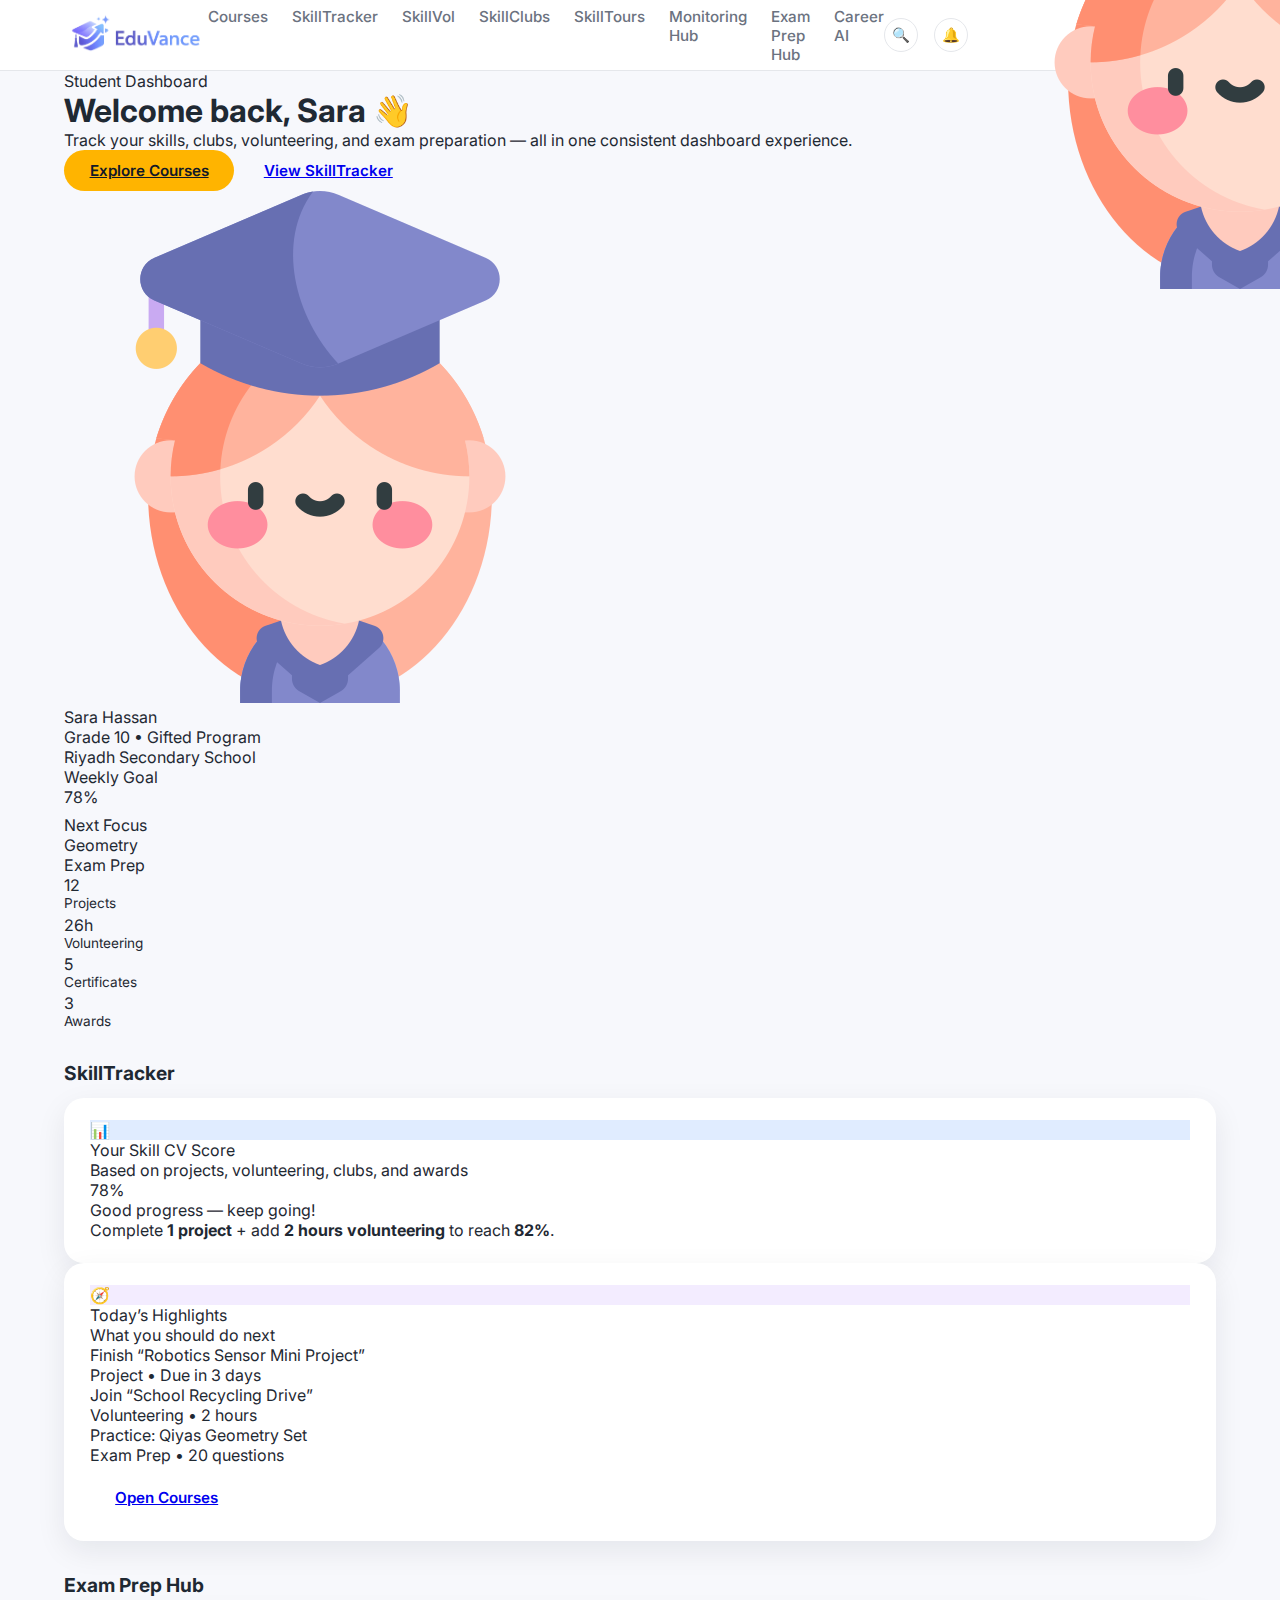
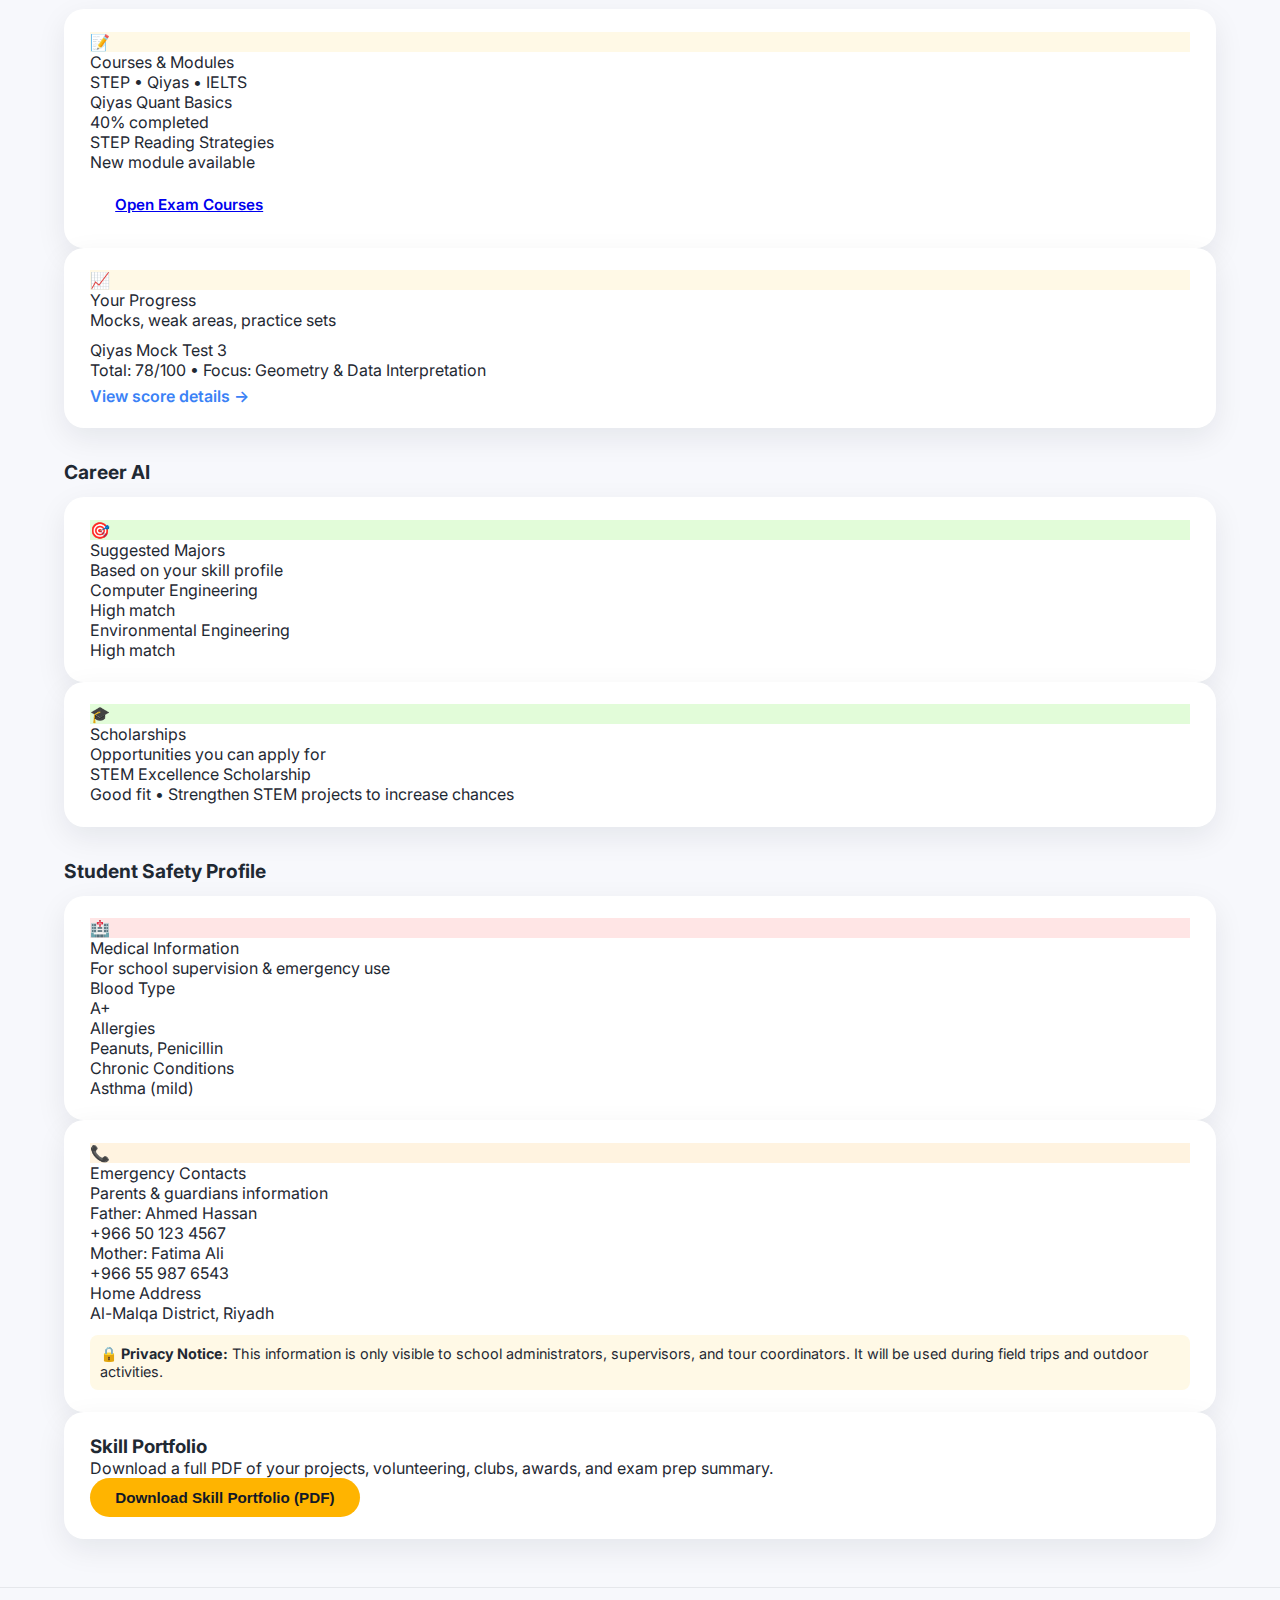
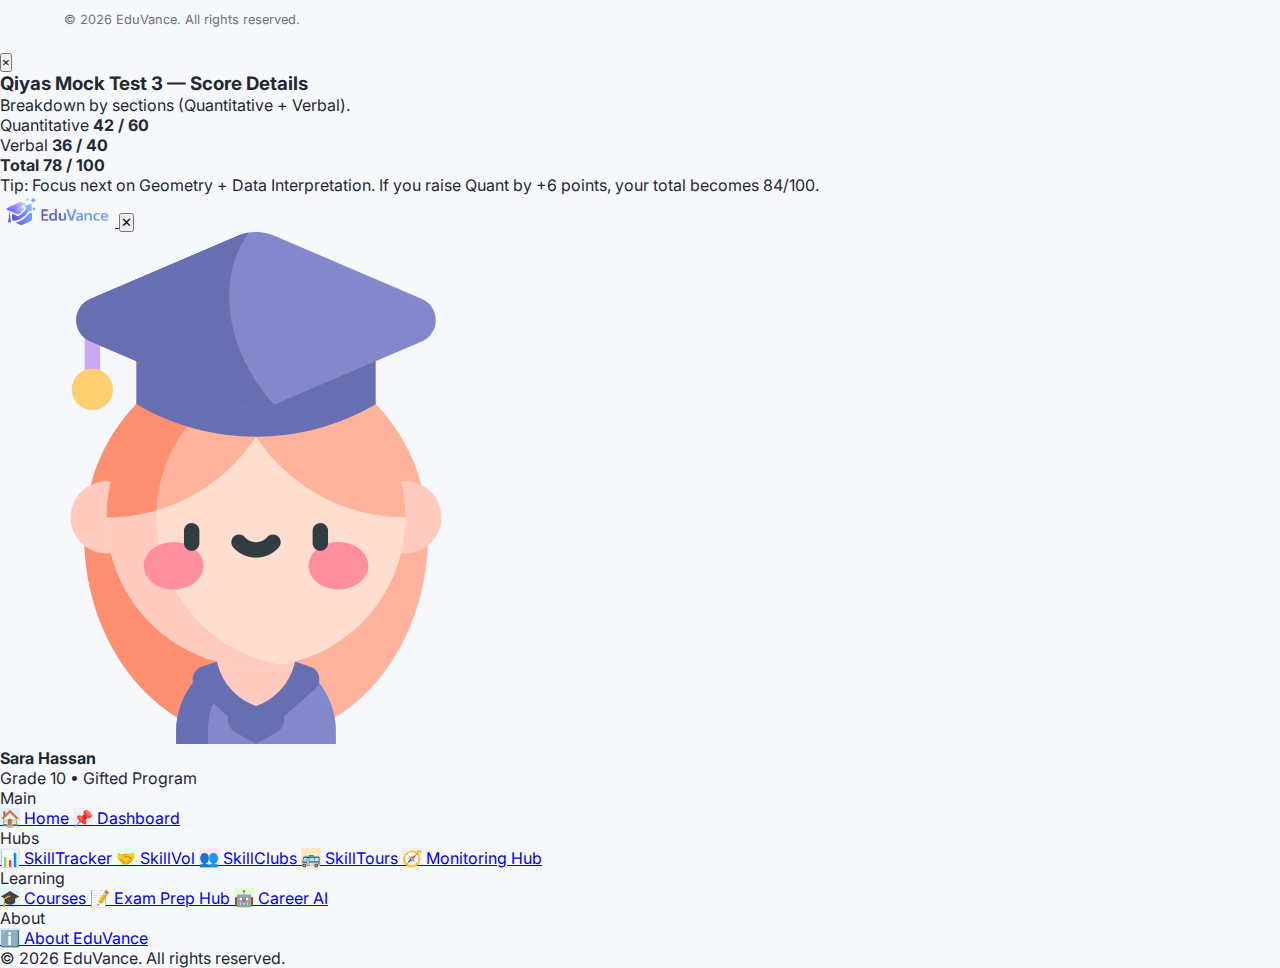
<file: student-dashboared-backup.html>
<!DOCTYPE html>
<html lang="en">
<head>
  <meta charset="UTF-8" />
  <title>EduVance – Student Dashboard</title>
  <meta name="viewport" content="width=device-width, initial-scale=1.0" />
  <link rel="stylesheet" href="style.css" />

</head>

<body>
<div class="page">

<!-- Navbar -->
<header class="navbar">
  <div class="container navbar-inner">
    <a href="index.html" class="logo" style="text-decoration: none; color: inherit;">
      <img src="logo.png" alt="EduVance" style="height: 40px; width: auto;">
    </a>
    <nav class="nav-links">
      <a href="courses.html">Courses</a>
      <a href="SkillTracker.html">SkillTracker</a>
      <a href="skillvol.html">SkillVol</a>
      <a href="skillclubs.html">SkillClubs</a>
      <a href="skilltours.html">SkillTours</a>
      <a href="monitoring.html">Monitoring Hub</a>
      <a href="examprep.html">Exam Prep Hub</a>
      <a href="careerai.html">Career AI</a>

    </nav>
    <div class="nav-right">
      <button class="icon-btn">🔍</button>
      <button class="icon-btn">🔔</button>
      <a href="student-dashboard.html" title="Student Dashboard" class="avatar-link">
        <img
          src="./student.png"
          alt="Student Avatar"
          class="avatar-img"
        />
      </a>
      <button class="hamburger" id="hamburgerBtn" aria-label="Open menu">
        <span></span>
        <span></span>
        <span></span>
      </button>
    </div>
  </div>
</header>
  <main class="container">

    <!-- Dashboard Header -->
    <section class="dash-hero">
      <div class="dash-hero-left">
        <div class="hero-badge">
          <span class="badge-dot"></span>
          <span>Student Dashboard</span>
        </div>

        <h1 class="dash-title">Welcome back, Sara 👋</h1>
        <p class="hero-subtitle">
          Track your skills, clubs, volunteering, and exam preparation — all in one consistent dashboard experience.
        </p>

        <div class="hero-actions">
          <a class="btn btn-primary" href="courses.html">Explore Courses</a>
          <a class="btn btn-soft" href="SkillTracker.html">View SkillTracker</a>
        </div>
      </div>

      <div class="dash-hero-right">
        <div class="dash-profile-card">
          <div class="dash-profile-top">
            <div class="dash-profile-avatar">
              <img src="./student.png" alt="Sara Hassan" />
            </div>
            <div>
              <div class="dash-profile-name">Sara Hassan</div>
              <div class="dash-profile-meta">Grade 10 • Gifted Program</div>
              <div class="dash-profile-meta">Riyadh Secondary School</div>
            </div>
          </div>

          <div class="dash-mini-grid">
            <div class="dash-mini">
              <div class="dash-mini-label">Weekly Goal</div>
              <div class="dash-mini-value">78%</div>
              <div class="progress-bar" style="margin-top:8px;">
                <div class="progress-fill" style="width:78%"></div>
              </div>
            </div>

            <div class="dash-mini">
              <div class="dash-mini-label">Next Focus</div>
              <div class="dash-mini-value">Geometry</div>
              <div class="dash-mini-sub">Exam Prep</div>
            </div>
          </div>
        </div>
      </div>
    </section>

    <!-- Stats -->
    <section class="dash-stats">
      <div class="stat">
        <div class="stat-number">12</div>
        <div class="stat-label">Projects</div>
      </div>
      <div class="stat">
        <div class="stat-number">26h</div>
        <div class="stat-label">Volunteering</div>
      </div>
      <div class="stat">
        <div class="stat-number">5</div>
        <div class="stat-label">Certificates</div>
      </div>
      <div class="stat">
        <div class="stat-number">3</div>
        <div class="stat-label">Awards</div>
      </div>
    </section>

    <!-- SkillTracker -->
    <section class="section" id="skilltracker">
      <h2 class="section-title">SkillTracker</h2>

      <div class="dash-two">
        <div class="card dash-card">
          <div class="dash-card-head">
            <div class="dash-icon" style="background:#e0ecff;">📊</div>
            <div>
              <div class="dash-card-title">Your Skill CV Score</div>
              <div class="dash-card-sub">Based on projects, volunteering, clubs, and awards</div>
            </div>
          </div>

          <div class="dash-score">
            <div class="dash-score-number">78%</div>
            <div class="dash-score-meta">Good progress — keep going!</div>
          </div>

          <div class="progress-bar">
            <div class="progress-fill" style="width:78%"></div>
          </div>

          <div class="dash-hint">
            Complete <strong>1 project</strong> + add <strong>2 hours volunteering</strong> to reach <strong>82%</strong>.
          </div>
        </div>

        <div class="card dash-card">
          <div class="dash-card-head">
            <div class="dash-icon" style="background:#f3ecff;">🧭</div>
            <div>
              <div class="dash-card-title">Today’s Highlights</div>
              <div class="dash-card-sub">What you should do next</div>
            </div>
          </div>

          <div class="dash-list">
            <div class="dash-item">
              <div class="dash-item-title">Finish “Robotics Sensor Mini Project”</div>
              <div class="dash-item-sub">Project • Due in 3 days</div>
            </div>
            <div class="dash-item">
              <div class="dash-item-title">Join “School Recycling Drive”</div>
              <div class="dash-item-sub">Volunteering • 2 hours</div>
            </div>
            <div class="dash-item">
              <div class="dash-item-title">Practice: Qiyas Geometry Set</div>
              <div class="dash-item-sub">Exam Prep • 20 questions</div>
            </div>
          </div>

          <a class="btn btn-soft" href="courses.html" style="margin-top:12px;">Open Courses</a>
        </div>
      </div>
    </section>

    <!-- Exam Prep Hub -->
    <section class="section" id="examprep">
      <h2 class="section-title">Exam Prep Hub</h2>
      <div class="dash-two">
        <div class="card dash-card">
          <div class="dash-card-head">
            <div class="dash-icon" style="background:#fff9e6;">📝</div>
            <div>
              <div class="dash-card-title">Courses & Modules</div>
              <div class="dash-card-sub">STEP • Qiyas • IELTS</div>
            </div>
          </div>
          <div class="dash-list">
            <div class="dash-item">
              <div class="dash-item-title">Qiyas Quant Basics</div>
              <div class="dash-item-sub">40% completed</div>
            </div>
            <div class="dash-item">
              <div class="dash-item-title">STEP Reading Strategies</div>
              <div class="dash-item-sub">New module available</div>
            </div>
          </div>
          <a class="btn btn-soft" href="courses.html" style="margin-top:12px;">Open Exam Courses</a>
        </div>

        <!-- CLICKABLE TEST CARD (opens modal with verbal + quant) -->
        <div class="card dash-card clickable"
             id="qiyasTestCard"
             role="button"
             tabindex="0"
             aria-label="Open Qiyas Mock Test details">
          <div class="dash-card-head">
            <div class="dash-icon" style="background:#fff9e6;">📈</div>
            <div>
              <div class="dash-card-title">Your Progress</div>
              <div class="dash-card-sub">Mocks, weak areas, practice sets</div>
            </div>
          </div>

          <div class="dash-item" style="margin-top:10px;">
            <div class="dash-item-title">Qiyas Mock Test 3</div>
            <div class="dash-item-sub">
              Total: 78/100 • Focus: Geometry & Data Interpretation
              <span style="display:block; margin-top:6px; color:#3b82f6; font-weight:600;">
                View score details →
              </span>
            </div>
          </div>
        </div>
      </div>
    </section>

    <!-- Career AI -->
    <section class="section" id="careerai">
      <h2 class="section-title">Career AI</h2>
      <div class="dash-two">
        <div class="card dash-card">
          <div class="dash-card-head">
            <div class="dash-icon" style="background:#e2fcd9;">🎯</div>
            <div>
              <div class="dash-card-title">Suggested Majors</div>
              <div class="dash-card-sub">Based on your skill profile</div>
            </div>
          </div>
          <div class="dash-list">
            <div class="dash-item">
              <div class="dash-item-title">Computer Engineering</div>
              <div class="dash-item-sub">High match</div>
            </div>
            <div class="dash-item">
              <div class="dash-item-title">Environmental Engineering</div>
              <div class="dash-item-sub">High match</div>
            </div>
          </div>
        </div>

        <div class="card dash-card">
          <div class="dash-card-head">
            <div class="dash-icon" style="background:#e2fcd9;">🎓</div>
            <div>
              <div class="dash-card-title">Scholarships</div>
              <div class="dash-card-sub">Opportunities you can apply for</div>
            </div>
          </div>
          <div class="dash-item">
            <div class="dash-item-title">STEM Excellence Scholarship</div>
            <div class="dash-item-sub">Good fit • Strengthen STEM projects to increase chances</div>
          </div>
        </div>
      </div>
    </section>

    <!-- Student Safety Profile -->
    <section class="section" id="safetyprofile">
      <h2 class="section-title">Student Safety Profile</h2>
      <div class="dash-two">
        <div class="card dash-card">
          <div class="dash-card-head">
            <div class="dash-icon" style="background:#ffe5e5;">🏥</div>
            <div>
              <div class="dash-card-title">Medical Information</div>
              <div class="dash-card-sub">For school supervision & emergency use</div>
            </div>
          </div>
          <div class="dash-list">
            <div class="dash-item">
              <div class="dash-item-title">Blood Type</div>
              <div class="dash-item-sub">A+</div>
            </div>
            <div class="dash-item">
              <div class="dash-item-title">Allergies</div>
              <div class="dash-item-sub">Peanuts, Penicillin</div>
            </div>
            <div class="dash-item">
              <div class="dash-item-title">Chronic Conditions</div>
              <div class="dash-item-sub">Asthma (mild)</div>
            </div>
          </div>
        </div>

        <div class="card dash-card">
          <div class="dash-card-head">
            <div class="dash-icon" style="background:#fff3e0;">📞</div>
            <div>
              <div class="dash-card-title">Emergency Contacts</div>
              <div class="dash-card-sub">Parents & guardians information</div>
            </div>
          </div>
          <div class="dash-list">
            <div class="dash-item">
              <div class="dash-item-title">Father: Ahmed Hassan</div>
              <div class="dash-item-sub">+966 50 123 4567</div>
            </div>
            <div class="dash-item">
              <div class="dash-item-title">Mother: Fatima Ali</div>
              <div class="dash-item-sub">+966 55 987 6543</div>
            </div>
            <div class="dash-item">
              <div class="dash-item-title">Home Address</div>
              <div class="dash-item-sub">Al-Malqa District, Riyadh</div>
            </div>
          </div>
          <div style="margin-top: 12px; padding: 10px; background: #fff9e6; border-radius: 8px; font-size: 0.9rem;">
            <strong>🔒 Privacy Notice:</strong> This information is only visible to school administrators, supervisors, and tour coordinators. It will be used during field trips and outdoor activities.
          </div>
        </div>
      </div>
    </section>

    <!-- Download card -->
    <section class="card dash-download">
      <h3>Skill Portfolio</h3>
      <p>
        Download a full PDF of your projects, volunteering, clubs, awards, and exam prep summary.
      </p>
      <div>
        <button class="btn btn-primary" type="button">Download Skill Portfolio (PDF)</button>
      </div>
    </section>


  </main>

  <!-- Footer -->
  <footer class="footer">
    <div class="footer-inner container">
      <p>&copy; 2026 EduVance. All rights reserved.</p>
    </div>
  </footer>

</div>

<!-- Score Details Modal -->
<div class="score-modal" id="scoreModal" role="dialog" aria-modal="true" aria-labelledby="scoreModalTitle">
  <div class="modal-content">
    <button class="close" type="button" id="closeModal" aria-label="Close">×</button>

    <h3 class="modal-title" id="scoreModalTitle">Qiyas Mock Test 3 — Score Details</h3>
    <p class="modal-sub">Breakdown by sections (Quantitative + Verbal).</p>

    <!-- You can change these numbers anytime -->
    <div class="score-row">
      <span>Quantitative</span>
      <strong id="quantScore">42 / 60</strong>
    </div>
    <div class="score-row">
      <span>Verbal</span>
      <strong id="verbalScore">36 / 40</strong>
    </div>
    <div class="score-row total">
      <span><strong>Total</strong></span>
      <strong id="totalScore">78 / 100</strong>
    </div>

    <p class="note">
      Tip: Focus next on Geometry + Data Interpretation. If you raise Quant by +6 points, your total becomes 84/100.
    </p>
  </div>
</div>
<script src="modal.js"></script>



<!-- ─── Slide-out Drawer Menu ─── -->
<div class="drawer-overlay" id="drawerOverlay"></div>
<div class="drawer" id="drawer">
  <div class="drawer-head">
    <a href="index.html" class="drawer-logo">
      <img src="logo.png" alt="EduVance" style="height: 32px; width: auto;">
    </a>
    <button class="drawer-close" id="drawerClose" aria-label="Close menu">&#x2715;</button>
  </div>
  <div class="drawer-profile">
    <img src="./student.png" alt="Sara">
    <div class="drawer-profile-info">
      <h4>Sara Hassan</h4>
      <span>Grade 10 &bull; Gifted Program</span>
    </div>
  </div>
  <div class="drawer-nav">
    <div class="drawer-section-label">Main</div>
    <a href="index.html" id="drawer-home">
      <span class="drawer-icon" style="background:#e0ecff;">&#x1F3E0;</span> Home
    </a>
    <a href="student-dashboard.html" id="drawer-dashboard">
      <span class="drawer-icon" style="background:#f3ecff;">&#x1F4CC;</span> Dashboard
    </a>
    <div class="drawer-section-label">Hubs</div>
    <a href="SkillTracker.html" id="drawer-skilltracker">
      <span class="drawer-icon" style="background:#e0ecff;">&#x1F4CA;</span> SkillTracker
    </a>
    <a href="skillvol.html" id="drawer-skillvol">
      <span class="drawer-icon" style="background:#e1fff0;">&#x1F91D;</span> SkillVol
    </a>
    <a href="skillclubs.html" id="drawer-skillclubs">
      <span class="drawer-icon" style="background:#ffe5f2;">&#x1F465;</span> SkillClubs
    </a>
    <a href="skilltours.html" id="drawer-skilltours">
      <span class="drawer-icon" style="background:#ffe7c2;">&#x1F68C;</span> SkillTours
    </a>
    <a href="monitoring.html" id="drawer-monitoring">
      <span class="drawer-icon" style="background:#f3ecff;">&#x1F9ED;</span> Monitoring Hub
    </a>
    <div class="drawer-section-label">Learning</div>
    <a href="courses.html" id="drawer-courses">
      <span class="drawer-icon" style="background:#e0f2fe;">&#x1F393;</span> Courses
    </a>
    <a href="examprep.html" id="drawer-examprep">
      <span class="drawer-icon" style="background:#fff9e6;">&#x1F4DD;</span> Exam Prep Hub
    </a>
    <a href="careerai.html" id="drawer-careerai">
      <span class="drawer-icon" style="background:#e2fcd9;">&#x1F916;</span> Career AI
    </a>
    <div class="drawer-section-label">About</div>
    <a href="about.html" id="drawer-about">
      <span class="drawer-icon" style="background:#dbeafe;">&#x2139;&#xFE0F;</span> About EduVance
    </a>
  </div>
  <div class="drawer-footer">
    <p>&copy; 2026 EduVance. All rights reserved.</p>
  </div>
</div>

<script>
(function(){
  var burger  = document.getElementById('hamburgerBtn');
  var overlay = document.getElementById('drawerOverlay');
  var drawer  = document.getElementById('drawer');
  function open(){
    burger.classList.add('open');
    overlay.classList.add('open');
    drawer.classList.add('open');
    document.body.style.overflow='hidden';
  }
  function close(){
    burger.classList.remove('open');
    overlay.classList.remove('open');
    drawer.classList.remove('open');
    document.body.style.overflow='';
  }
  burger.addEventListener('click',open);
  overlay.addEventListener('click',close);
  document.getElementById('drawerClose').addEventListener('click',close);
  document.addEventListener('keydown',function(e){if(e.key==='Escape')close();});
  var page=window.location.pathname.split('/').pop()||'index.html';
  var map={
    'index.html':'drawer-home',
    'student-dashboard.html':'drawer-dashboard',
    'SkillTracker.html':'drawer-skilltracker',
    'skillvol.html':'drawer-skillvol',
    'skillclubs.html':'drawer-skillclubs',
    'skilltours.html':'drawer-skilltours',
    'monitoring.html':'drawer-monitoring',
    'courses.html':'drawer-courses',
    'examprep.html':'drawer-examprep',
    'careerai.html':'drawer-careerai',
    'about.html':'drawer-about'
  };
  var id=map[page];
  if(id){var el=document.getElementById(id);if(el)el.classList.add('active');}
})();
</script>

</body>
</html>
</file>
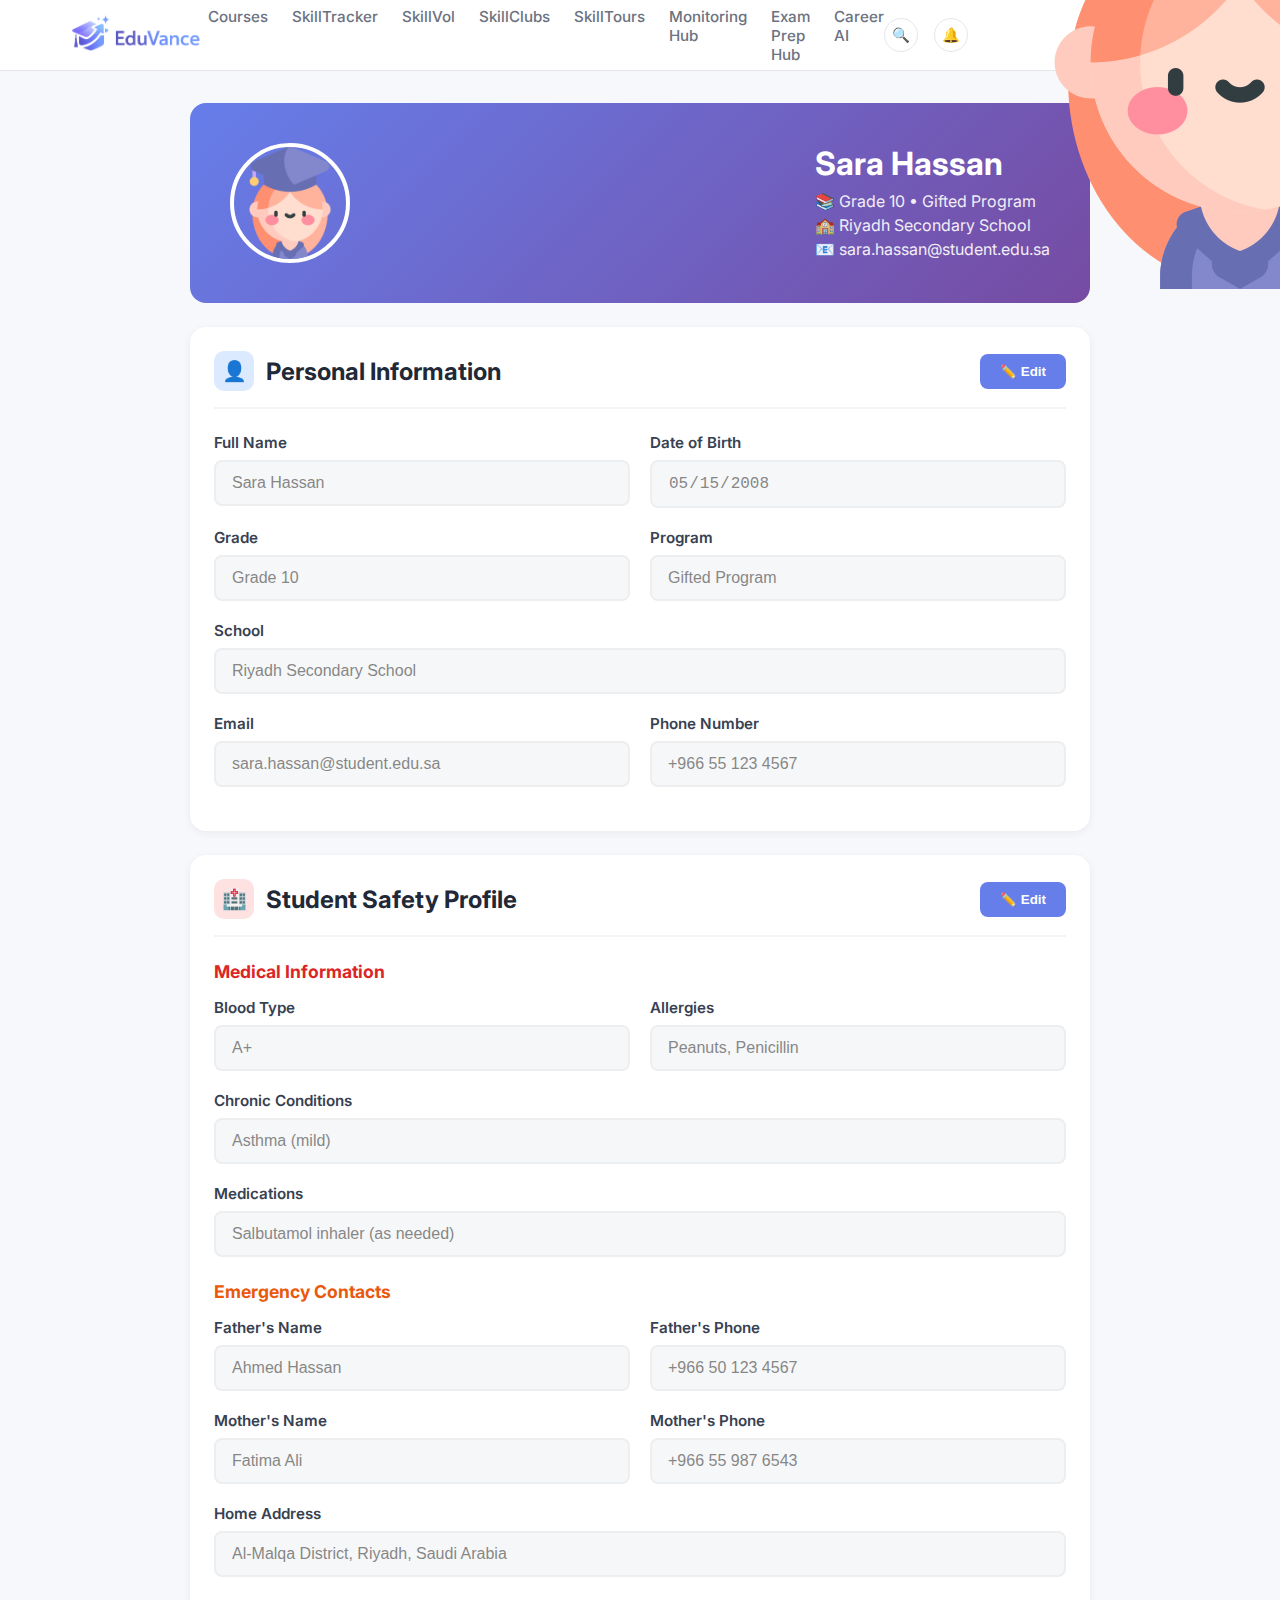
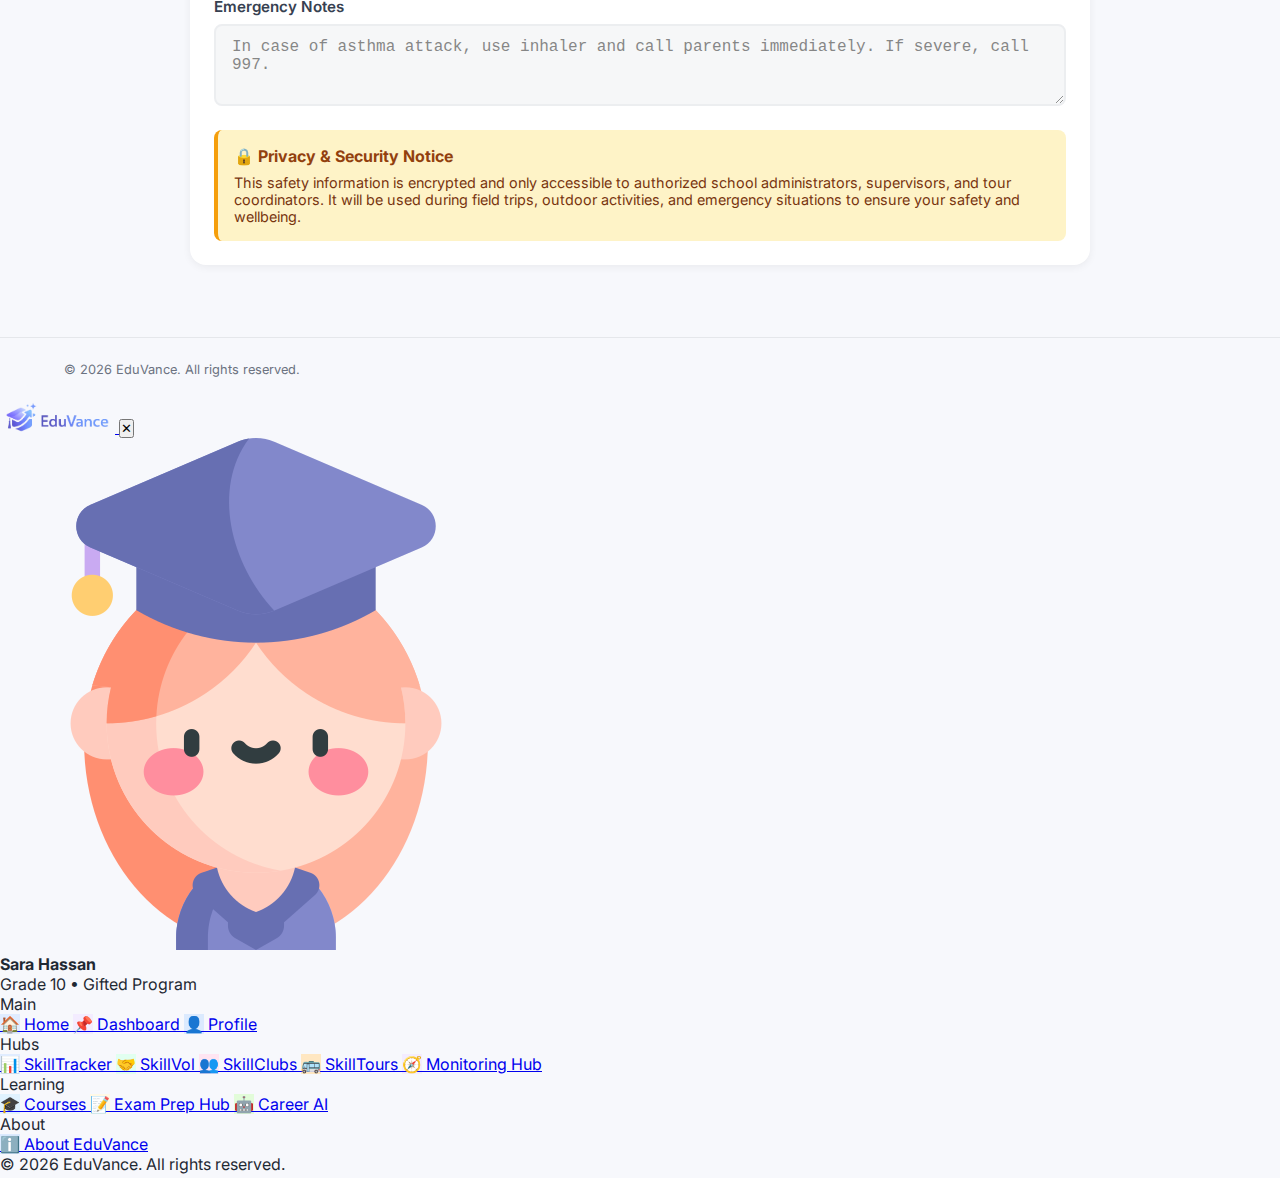
<file: student-profile.html>
<!DOCTYPE html>
<html lang="en">
<head>
  <meta charset="UTF-8" />
  <title>EduVance – Student Profile</title>
  <meta name="viewport" content="width=device-width, initial-scale=1.0" />
  <link rel="stylesheet" href="style.css" />
  <style>
    .profile-container {
      max-width: 900px;
      margin: 0 auto;
    }

    .profile-header {
      background: linear-gradient(135deg, #667eea 0%, #764ba2 100%);
      color: white;
      padding: 40px;
      border-radius: 16px;
      margin-bottom: 24px;
      display: flex;
      align-items: center;
      gap: 24px;
    }

    .profile-avatar-large {
      width: 120px;
      height: 120px;
      border-radius: 50%;
      border: 4px solid white;
      object-fit: cover;
    }

    .profile-header-info h1 {
      margin: 0 0 8px 0;
      font-size: 2rem;
    }

    .profile-header-info p {
      margin: 4px 0;
      opacity: 0.9;
    }

    .profile-section {
      background: white;
      border-radius: 16px;
      padding: 24px;
      margin-bottom: 24px;
      box-shadow: 0 2px 8px rgba(0,0,0,0.06);
    }

    .profile-section-header {
      display: flex;
      justify-content: space-between;
      align-items: center;
      margin-bottom: 24px;
      padding-bottom: 16px;
      border-bottom: 2px solid #f3f4f6;
    }

    .profile-section-title {
      font-size: 1.5rem;
      font-weight: 700;
      color: #1f2937;
      display: flex;
      align-items: center;
      gap: 12px;
    }

    .section-icon {
      display: inline-flex;
      align-items: center;
      justify-content: center;
      width: 40px;
      height: 40px;
      border-radius: 10px;
      font-size: 1.25rem;
    }

    .profile-form-group {
      margin-bottom: 20px;
    }

    .profile-form-label {
      display: block;
      font-weight: 600;
      color: #374151;
      margin-bottom: 8px;
      font-size: 0.95rem;
    }

    .profile-form-input {
      width: 100%;
      padding: 12px 16px;
      border: 2px solid #e5e7eb;
      border-radius: 8px;
      font-size: 1rem;
      transition: all 0.3s;
      background: #f9fafb;
    }

    .profile-form-input:focus {
      outline: none;
      border-color: #667eea;
      background: white;
    }

    .profile-form-input:disabled {
      background: #f3f4f6;
      cursor: not-allowed;
      opacity: 0.7;
    }

    .profile-form-row {
      display: grid;
      grid-template-columns: 1fr 1fr;
      gap: 20px;
    }

    .edit-mode-controls {
      display: flex;
      gap: 12px;
    }

    .btn-edit {
      background: #667eea;
      color: white;
      border: none;
      padding: 10px 20px;
      border-radius: 8px;
      cursor: pointer;
      font-weight: 600;
      transition: all 0.3s;
      display: flex;
      align-items: center;
      gap: 8px;
    }

    .btn-edit:hover {
      background: #5568d3;
      transform: translateY(-2px);
    }

    .btn-save {
      background: #10b981;
      color: white;
    }

    .btn-save:hover {
      background: #059669;
    }

    .btn-cancel {
      background: #6b7280;
      color: white;
    }

    .btn-cancel:hover {
      background: #4b5563;
    }

    .privacy-notice {
      background: #fef3c7;
      border-left: 4px solid #f59e0b;
      padding: 16px;
      border-radius: 8px;
      margin-top: 20px;
    }

    .privacy-notice strong {
      color: #92400e;
    }

    .privacy-notice p {
      margin: 8px 0 0 0;
      color: #78350f;
      font-size: 0.9rem;
    }

    @media (max-width: 768px) {
      .profile-header {
        flex-direction: column;
        text-align: center;
      }

      .profile-form-row {
        grid-template-columns: 1fr;
      }

      .profile-header-info h1 {
        font-size: 1.5rem;
      }
    }
  </style>
</head>

<body>
<div class="page">

<!-- Navbar -->
<header class="navbar">
  <div class="container navbar-inner">
    <a href="index.html" class="logo" style="text-decoration: none; color: inherit;">
      <img src="logo.png" alt="EduVance" style="height: 40px; width: auto;">
    </a>
    <nav class="nav-links">
      <a href="courses.html">Courses</a>
      <a href="skillTracker.html">SkillTracker</a>
      <a href="skillVol.html">SkillVol</a>
      <a href="skillclubs.html">SkillClubs</a>
      <a href="skilltours.html">SkillTours</a>
      <a href="monitoring.html">Monitoring Hub</a>
      <a href="examprep.html">Exam Prep Hub</a>
      <a href="careerai.html">Career AI</a>

    </nav>
    <div class="nav-right">
      <button class="icon-btn">🔍</button>
      <button class="icon-btn">🔔</button>
      <a href="student-dashboard.html" title="Student Dashboard" class="avatar-link">
        <img
          src="./student.png"
          alt="Student Avatar"
          class="avatar-img"
        />
      </a>
      <button class="hamburger" id="hamburgerBtn" aria-label="Open menu">
        <span></span>
        <span></span>
        <span></span>
      </button>
    </div>
  </div>
</header>

<main class="container">
  <div class="profile-container">

    <!-- Profile Header -->
    <div class="profile-header">
      <img src="./student.png" alt="Sara Hassan" class="profile-avatar-large" />
      <div class="profile-header-info">
        <h1>Sara Hassan</h1>
        <p>📚 Grade 10 • Gifted Program</p>
        <p>🏫 Riyadh Secondary School</p>
        <p>📧 sara.hassan@student.edu.sa</p>
      </div>
    </div>

    <!-- Personal Information -->
    <div class="profile-section">
      <div class="profile-section-header">
        <h2 class="profile-section-title">
          <span class="section-icon" style="background: #dbeafe;">👤</span>
          Personal Information
        </h2>
        <div class="edit-mode-controls">
          <button class="btn-edit" id="editPersonalBtn" onclick="toggleEdit('personal')">
            ✏️ Edit
          </button>
        </div>
      </div>

      <form id="personalForm">
        <div class="profile-form-row">
          <div class="profile-form-group">
            <label class="profile-form-label">Full Name</label>
            <input type="text" class="profile-form-input" id="fullName" value="Sara Hassan" disabled />
          </div>
          <div class="profile-form-group">
            <label class="profile-form-label">Date of Birth</label>
            <input type="date" class="profile-form-input" id="dob" value="2008-05-15" disabled />
          </div>
        </div>

        <div class="profile-form-row">
          <div class="profile-form-group">
            <label class="profile-form-label">Grade</label>
            <input type="text" class="profile-form-input" id="grade" value="Grade 10" disabled />
          </div>
          <div class="profile-form-group">
            <label class="profile-form-label">Program</label>
            <input type="text" class="profile-form-input" id="program" value="Gifted Program" disabled />
          </div>
        </div>

        <div class="profile-form-group">
          <label class="profile-form-label">School</label>
          <input type="text" class="profile-form-input" id="school" value="Riyadh Secondary School" disabled />
        </div>

        <div class="profile-form-row">
          <div class="profile-form-group">
            <label class="profile-form-label">Email</label>
            <input type="email" class="profile-form-input" id="email" value="sara.hassan@student.edu.sa" disabled />
          </div>
          <div class="profile-form-group">
            <label class="profile-form-label">Phone Number</label>
            <input type="tel" class="profile-form-input" id="phone" value="+966 55 123 4567" disabled />
          </div>
        </div>
      </form>
    </div>

    <!-- Safety Profile -->
    <div class="profile-section">
      <div class="profile-section-header">
        <h2 class="profile-section-title">
          <span class="section-icon" style="background: #fee2e2;">🏥</span>
          Student Safety Profile
        </h2>
        <div class="edit-mode-controls">
          <button class="btn-edit" id="editSafetyBtn" onclick="toggleEdit('safety')">
            ✏️ Edit
          </button>
        </div>
      </div>

      <form id="safetyForm">
        <h3 style="color: #dc2626; margin-bottom: 16px; font-size: 1.1rem;">Medical Information</h3>
        
        <div class="profile-form-row">
          <div class="profile-form-group">
            <label class="profile-form-label">Blood Type</label>
            <input type="text" class="profile-form-input" id="bloodType" value="A+" disabled />
          </div>
          <div class="profile-form-group">
            <label class="profile-form-label">Allergies</label>
            <input type="text" class="profile-form-input" id="allergies" value="Peanuts, Penicillin" disabled />
          </div>
        </div>

        <div class="profile-form-group">
          <label class="profile-form-label">Chronic Conditions</label>
          <input type="text" class="profile-form-input" id="conditions" value="Asthma (mild)" disabled />
        </div>

        <div class="profile-form-group">
          <label class="profile-form-label">Medications</label>
          <input type="text" class="profile-form-input" id="medications" value="Salbutamol inhaler (as needed)" disabled />
        </div>

        <h3 style="color: #ea580c; margin: 24px 0 16px 0; font-size: 1.1rem;">Emergency Contacts</h3>

        <div class="profile-form-row">
          <div class="profile-form-group">
            <label class="profile-form-label">Father's Name</label>
            <input type="text" class="profile-form-input" id="fatherName" value="Ahmed Hassan" disabled />
          </div>
          <div class="profile-form-group">
            <label class="profile-form-label">Father's Phone</label>
            <input type="tel" class="profile-form-input" id="fatherPhone" value="+966 50 123 4567" disabled />
          </div>
        </div>

        <div class="profile-form-row">
          <div class="profile-form-group">
            <label class="profile-form-label">Mother's Name</label>
            <input type="text" class="profile-form-input" id="motherName" value="Fatima Ali" disabled />
          </div>
          <div class="profile-form-group">
            <label class="profile-form-label">Mother's Phone</label>
            <input type="tel" class="profile-form-input" id="motherPhone" value="+966 55 987 6543" disabled />
          </div>
        </div>

        <div class="profile-form-group">
          <label class="profile-form-label">Home Address</label>
          <input type="text" class="profile-form-input" id="address" value="Al-Malqa District, Riyadh, Saudi Arabia" disabled />
        </div>

        <div class="profile-form-group">
          <label class="profile-form-label">Emergency Notes</label>
          <textarea class="profile-form-input" id="emergencyNotes" rows="3" disabled style="resize: vertical;">In case of asthma attack, use inhaler and call parents immediately. If severe, call 997.</textarea>
        </div>
      </form>

      <div class="privacy-notice">
        <strong>🔒 Privacy & Security Notice</strong>
        <p>This safety information is encrypted and only accessible to authorized school administrators, supervisors, and tour coordinators. It will be used during field trips, outdoor activities, and emergency situations to ensure your safety and wellbeing.</p>
      </div>
    </div>

  </div>
</main>

<!-- Footer -->
<footer class="footer">
  <div class="footer-inner container">
    <p>&copy; 2026 EduVance. All rights reserved.</p>
  </div>
</footer>

</div>

<!-- Slide-out Drawer Menu -->
<div class="drawer-overlay" id="drawerOverlay"></div>
<div class="drawer" id="drawer">
  <div class="drawer-head">
    <a href="index.html" class="drawer-logo">
      <img src="logo.png" alt="EduVance" style="height: 32px; width: auto;">
    </a>
    <button class="drawer-close" id="drawerClose" aria-label="Close menu">&#x2715;</button>
  </div>
  <div class="drawer-profile">
    <img src="./student.png" alt="Sara">
    <div class="drawer-profile-info">
      <h4>Sara Hassan</h4>
      <span>Grade 10 &bull; Gifted Program</span>
    </div>
  </div>
  <div class="drawer-nav">
    <div class="drawer-section-label">Main</div>
    <a href="index.html" id="drawer-home">
      <span class="drawer-icon" style="background:#e0ecff;">&#x1F3E0;</span> Home
    </a>
    <a href="student-dashboard.html" id="drawer-dashboard">
      <span class="drawer-icon" style="background:#f3ecff;">&#x1F4CC;</span> Dashboard
    </a>
    <a href="student-profile.html" id="drawer-profile">
      <span class="drawer-icon" style="background:#dbeafe;">&#x1F464;</span> Profile
    </a>
    <div class="drawer-section-label">Hubs</div>
    <a href="SkillTracker.html" id="drawer-skilltracker">
      <span class="drawer-icon" style="background:#e0ecff;">&#x1F4CA;</span> SkillTracker
    </a>
    <a href="skillvol.html" id="drawer-skillvol">
      <span class="drawer-icon" style="background:#e1fff0;">&#x1F91D;</span> SkillVol
    </a>
    <a href="skillclubs.html" id="drawer-skillclubs">
      <span class="drawer-icon" style="background:#ffe5f2;">&#x1F465;</span> SkillClubs
    </a>
    <a href="skilltours.html" id="drawer-skilltours">
      <span class="drawer-icon" style="background:#ffe7c2;">&#x1F68C;</span> SkillTours
    </a>
    <a href="monitoring.html" id="drawer-monitoring">
      <span class="drawer-icon" style="background:#f3ecff;">&#x1F9ED;</span> Monitoring Hub
    </a>
    <div class="drawer-section-label">Learning</div>
    <a href="courses.html" id="drawer-courses">
      <span class="drawer-icon" style="background:#e0f2fe;">&#x1F393;</span> Courses
    </a>
    <a href="examprep.html" id="drawer-examprep">
      <span class="drawer-icon" style="background:#fff9e6;">&#x1F4DD;</span> Exam Prep Hub
    </a>
    <a href="careerai.html" id="drawer-careerai">
      <span class="drawer-icon" style="background:#e2fcd9;">&#x1F916;</span> Career AI
    </a>
    <div class="drawer-section-label">About</div>
    <a href="about.html" id="drawer-about">
      <span class="drawer-icon" style="background:#dbeafe;">&#x2139;&#xFE0F;</span> About EduVance
    </a>
  </div>
  <div class="drawer-footer">
    <p>&copy; 2026 EduVance. All rights reserved.</p>
  </div>
</div>

<script>
// Drawer menu functionality
(function(){
  var burger  = document.getElementById('hamburgerBtn');
  var overlay = document.getElementById('drawerOverlay');
  var drawer  = document.getElementById('drawer');
  function open(){
    burger.classList.add('open');
    overlay.classList.add('open');
    drawer.classList.add('open');
    document.body.style.overflow='hidden';
  }
  function close(){
    burger.classList.remove('open');
    overlay.classList.remove('open');
    drawer.classList.remove('open');
    document.body.style.overflow='';
  }
  burger.addEventListener('click',open);
  overlay.addEventListener('click',close);
  document.getElementById('drawerClose').addEventListener('click',close);
  document.addEventListener('keydown',function(e){if(e.key==='Escape')close();});
  
  // Highlight active page
  var page=window.location.pathname.split('/').pop()||'index.html';
  var map={
    'index.html':'drawer-home',
    'student-dashboard.html':'drawer-dashboard',
    'student-profile.html':'drawer-profile',
    'SkillTracker.html':'drawer-skilltracker',
    'skillvol.html':'drawer-skillvol',
    'skillclubs.html':'drawer-skillclubs',
    'skilltours.html':'drawer-skilltours',
    'monitoring.html':'drawer-monitoring',
    'courses.html':'drawer-courses',
    'examprep.html':'drawer-examprep',
    'careerai.html':'drawer-careerai',
    'about.html':'drawer-about'
  };
  var id=map[page];
  if(id){var el=document.getElementById(id);if(el)el.classList.add('active');}
})();

// Edit mode functionality
let editMode = {
  personal: false,
  safety: false
};

function toggleEdit(section) {
  editMode[section] = !editMode[section];
  
  if (section === 'personal') {
    const inputs = document.querySelectorAll('#personalForm input');
    const btn = document.getElementById('editPersonalBtn');
    
    if (editMode[section]) {
      inputs.forEach(input => input.disabled = false);
      btn.innerHTML = '💾 Save';
      btn.classList.add('btn-save');
      btn.classList.remove('btn-edit');
      
      // Add cancel button
      const cancelBtn = document.createElement('button');
      cancelBtn.className = 'btn-edit btn-cancel';
      cancelBtn.id = 'cancelPersonalBtn';
      cancelBtn.innerHTML = '✖️ Cancel';
      cancelBtn.onclick = () => cancelEdit('personal');
      btn.parentElement.appendChild(cancelBtn);
    } else {
      inputs.forEach(input => input.disabled = true);
      btn.innerHTML = '✏️ Edit';
      btn.classList.remove('btn-save');
      btn.classList.add('btn-edit');
      
      // Remove cancel button
      const cancelBtn = document.getElementById('cancelPersonalBtn');
      if (cancelBtn) cancelBtn.remove();
      
      // Show success message
      showSuccessMessage('Personal information updated successfully!');
    }
  } else if (section === 'safety') {
    const inputs = document.querySelectorAll('#safetyForm input, #safetyForm textarea');
    const btn = document.getElementById('editSafetyBtn');
    
    if (editMode[section]) {
      inputs.forEach(input => input.disabled = false);
      btn.innerHTML = '💾 Save';
      btn.classList.add('btn-save');
      btn.classList.remove('btn-edit');
      
      // Add cancel button
      const cancelBtn = document.createElement('button');
      cancelBtn.className = 'btn-edit btn-cancel';
      cancelBtn.id = 'cancelSafetyBtn';
      cancelBtn.innerHTML = '✖️ Cancel';
      cancelBtn.onclick = () => cancelEdit('safety');
      btn.parentElement.appendChild(cancelBtn);
    } else {
      inputs.forEach(input => input.disabled = true);
      btn.innerHTML = '✏️ Edit';
      btn.classList.remove('btn-save');
      btn.classList.add('btn-edit');
      
      // Remove cancel button
      const cancelBtn = document.getElementById('cancelSafetyBtn');
      if (cancelBtn) cancelBtn.remove();
      
      // Show success message
      showSuccessMessage('Safety profile updated successfully!');
    }
  }
}

function cancelEdit(section) {
  editMode[section] = false;
  
  if (section === 'personal') {
    const inputs = document.querySelectorAll('#personalForm input');
    inputs.forEach(input => input.disabled = true);
    
    const btn = document.getElementById('editPersonalBtn');
    btn.innerHTML = '✏️ Edit';
    btn.classList.remove('btn-save');
    btn.classList.add('btn-edit');
    
    const cancelBtn = document.getElementById('cancelPersonalBtn');
    if (cancelBtn) cancelBtn.remove();
  } else if (section === 'safety') {
    const inputs = document.querySelectorAll('#safetyForm input, #safetyForm textarea');
    inputs.forEach(input => input.disabled = true);
    
    const btn = document.getElementById('editSafetyBtn');
    btn.innerHTML = '✏️ Edit';
    btn.classList.remove('btn-save');
    btn.classList.add('btn-edit');
    
    const cancelBtn = document.getElementById('cancelSafetyBtn');
    if (cancelBtn) cancelBtn.remove();
  }
}

function showSuccessMessage(message) {
  const successDiv = document.createElement('div');
  successDiv.style.cssText = `
    position: fixed;
    top: 100px;
    right: 20px;
    background: #10b981;
    color: white;
    padding: 16px 24px;
    border-radius: 8px;
    box-shadow: 0 4px 12px rgba(0,0,0,0.15);
    z-index: 10000;
    animation: slideIn 0.3s ease-out;
  `;
  successDiv.innerHTML = `✅ ${message}`;
  document.body.appendChild(successDiv);
  
  setTimeout(() => {
    successDiv.style.animation = 'slideOut 0.3s ease-out';
    setTimeout(() => successDiv.remove(), 300);
  }, 3000);
}

// Add CSS animations
const style = document.createElement('style');
style.textContent = `
  @keyframes slideIn {
    from {
      transform: translateX(400px);
      opacity: 0;
    }
    to {
      transform: translateX(0);
      opacity: 1;
    }
  }
  @keyframes slideOut {
    from {
      transform: translateX(0);
      opacity: 1;
    }
    to {
      transform: translateX(400px);
      opacity: 0;
    }
  }
`;
document.head.appendChild(style);
</script>

</body>
</html>
</file>
<file: style.css>
@import url('https://fonts.googleapis.com/css2?family=Inter:wght@300;400;500;600;700&display=swap');

:root {
  --primary: #7a5af5;
  --primary-soft: #f3ecff;
  --yellow: #ffb400;
  --green: #39c46a;
  --blue: #4cb8ff;
  --mint: #38e1b8;
  --peach: #ffe8d9;
  --peach-soft: #ffecd1;
  --bg: #f7f8fc;
  --card-bg: #ffffff;
  --text-main: #1f2933;
  --text-soft: #6b7280;
  --border-soft: #e5e7eb;
  --shadow-soft: 0 10px 30px rgba(15, 23, 42, 0.08);
  --radius-lg: 20px;
  --radius-md: 14px;
  --radius-sm: 10px;
}

*,
*::before,
*::after {
  box-sizing: border-box;
  margin: 0;
  padding: 0;
}

html,
body {
  font-family: 'Inter', system-ui, -apple-system, BlinkMacSystemFont, sans-serif;
  background-color: var(--bg);
  color: var(--text-main);
}

body {
  min-height: 100vh;
  display: flex;
  flex-direction: column;
}

.page {
  min-height: 100vh;
  display: flex;
  flex-direction: column;
}

.container {
  width: 100%;
  max-width: 1200px;
  margin: 0 auto;
  padding: 0 1.5rem;
}

/* Navbar */

.navbar {
  background-color: #ffffff;
  border-bottom: 1px solid var(--border-soft);
  position: sticky;
  top: 0;
  z-index: 50;
}

.navbar-inner {
  display: flex;
  align-items: center;
  justify-content: space-between;
  height: 70px;
}

.logo {
  font-weight: 700;
  font-size: 1.4rem;
  color: var(--primary);
}

.nav-links {
  display: flex;
  gap: 1.5rem;
  font-size: 0.95rem;
}

.nav-links a {
  text-decoration: none;
  color: var(--text-soft);
  font-weight: 500;
}

.nav-links a.active {
  color: var(--primary);
}

.nav-right {
  display: flex;
  align-items: center;
  gap: 1rem;
}

.icon-btn {
  width: 34px;
  height: 34px;
  border-radius: 999px;
  border: 1px solid var(--border-soft);
  background: #fff;
  display: flex;
  align-items: center;
  justify-content: center;
  font-size: 0.9rem;
  cursor: pointer;
}

.avatar {
  width: 36px;
  height: 36px;
  border-radius: 999px;
  background: url("student.png") center/cover;
  border: 2px solid var(--primary-soft);
}

/* Buttons */

.btn {
  border-radius: 999px;
  border: none;
  padding: 0.7rem 1.6rem;
  font-size: 0.95rem;
  font-weight: 600;
  cursor: pointer;
  display: inline-flex;
  align-items: center;
  justify-content: center;
  gap: 0.35rem;
}

.btn-primary {
  background: var(--yellow);
  color: #111827;
}

.btn-outline {
  background: transparent;
  border: 1px solid var(--border-soft);
  color: var(--text-main);
}

.btn-full {
  width: 100%;
}

/* Cards & Sections */

.card {
  background-color: var(--card-bg);
  border-radius: var(--radius-lg);
  padding: 1.4rem 1.6rem;
  box-shadow: var(--shadow-soft);
}

.section {
  margin-top: 2rem;
}

.section-title {
  font-size: 1.2rem;
  margin-bottom: 0.8rem;
}

/* Home - Hero Section */

.hero {
  padding: 2rem 0 2.5rem;
}

.hero-inner {
  display: flex;
  align-items: center;
  justify-content: space-between;
  gap: 2rem;
}

.hero-text h1 {
  font-size: 2.4rem;
  margin-bottom: 0.8rem;
}

.hero-text p {
  color: var(--text-soft);
  margin-bottom: 1.4rem;
  max-width: 420px;
}

.hero-illustration {
  flex: 1;
  min-height: 220px;
  border-radius: 24px;
  background: linear-gradient(135deg, var(--primary) 0%, #9b6cff 50%, #ffb400 100%);
  display: flex;
  align-items: center;
  justify-content: center;
  color: #fff;
  font-weight: 600;
  text-align: center;
}

/* Home - Quick Access */

.quick-grid {
  display: grid;
  grid-template-columns: repeat(4, minmax(0, 1fr));
  gap: 1rem;
}

.quick-card {
  background: #ffffff;
  border-radius: var(--radius-md);
  border: 1px solid var(--border-soft);
  padding: 1rem 1.1rem;
}

.quick-icon {
  width: 36px;
  height: 36px;
  border-radius: 12px;
  display: flex;
  align-items: center;
  justify-content: center;
  margin-bottom: 0.6rem;
  font-size: 1.1rem;
}

.quick-card h4 {
  font-size: 0.96rem;
  margin-bottom: 0.25rem;
}

.quick-card p {
  font-size: 0.82rem;
  color: var(--text-soft);
  margin-bottom: 0.7rem;
}

.quick-card .tag-open {
  font-size: 0.8rem;
  color: var(--primary);
  font-weight: 500;
}

/* Home - Highlights & News */

.two-column {
  display: grid;
  grid-template-columns: 1.3fr 1.7fr;
  gap: 1.5rem;
}

.highlight-card {
  background: #fff9e6;
  border-radius: var(--radius-lg);
  padding: 1.3rem 1.5rem;
  box-shadow: var(--shadow-soft);
}

.highlight-card h3 {
  font-size: 1rem;
  margin-bottom: 0.4rem;
}

.highlight-card p {
  font-size: 0.9rem;
  color: var(--text-soft);
  margin-bottom: 1rem;
}

.news-list {
  display: grid;
  grid-template-columns: repeat(3, minmax(0, 1fr));
  gap: 1rem;
}

.news-card {
  background: #ffffff;
  border-radius: var(--radius-md);
  padding: 1rem;
  border: 1px solid var(--border-soft);
  display: flex;
  flex-direction: column;
  gap: 0.45rem;
}

.news-card h4 {
  font-size: 0.9rem;
}

.news-card p {
  font-size: 0.8rem;
  color: var(--text-soft);
}

.news-card a {
  margin-top: auto;
  font-size: 0.8rem;
  color: var(--primary);
  text-decoration: none;
}

/* Home - Recommendations */

.recommend-grid {
  display: grid;
  grid-template-columns: repeat(2, minmax(0, 1fr));
  gap: 1rem;
}

.recommend-card {
  background: var(--primary-soft);
  border-radius: var(--radius-lg);
  padding: 1rem 1.2rem;
  font-size: 0.92rem;
}

/* Footer */

.footer {
  margin-top: 3rem;
  border-top: 1px solid var(--border-soft);
  padding: 1.5rem 0;
  font-size: 0.8rem;
  color: var(--text-soft);
}

.footer-inner {
  display: flex;
  justify-content: space-between;
  align-items: center;
  gap: 0.8rem;
}

.footer-links {
  display: flex;
  gap: 1rem;
}

/* Profile Page */

.profile-header {
  display: flex;
  align-items: center;
  justify-content: space-between;
  gap: 2rem;
  margin-top: 2rem;
}

.profile-main-info {
  display: flex;
  align-items: center;
  gap: 1.2rem;
}

.profile-avatar {
  width: 72px;
  height: 72px;
  border-radius: 999px;
  background: url("student.png") center/cover;
  border: 3px solid var(--primary-soft);
}

.profile-name {
  font-size: 1.5rem;
  font-weight: 600;
}

.profile-meta {
  font-size: 0.9rem;
  color: var(--text-soft);
}

/* Profile - Stats */

.stats-grid {
  margin-top: 1.8rem;
  display: grid;
  grid-template-columns: repeat(4, minmax(0, 1fr));
  gap: 1rem;
}

.stat-card {
  border-radius: var(--radius-lg);
  padding: 1rem 1.1rem;
  color: #111827;
  font-size: 0.9rem;
}

.stat-label {
  font-size: 0.85rem;
  margin-bottom: 0.2rem;
}

.stat-value {
  font-size: 1.4rem;
  font-weight: 700;
}

.stat-projects {
  background: #e0ecff;
}
.stat-volunteering {
  background: #ffe7c2;
}
.stat-certs {
  background: #e1fff0;
}
.stat-awards {
  background: #ffe5f2;
}

/* Profile - Skill + About */

.profile-layout {
  margin-top: 2rem;
  display: grid;
  grid-template-columns: minmax(0, 2fr) minmax(0, 1.4fr);
  gap: 1.5rem;
}

.skill-card {
  background: linear-gradient(120deg, var(--blue), var(--mint));
  color: #fff;
  border-radius: var(--radius-lg);
  padding: 1.4rem 1.6rem;
  box-shadow: var(--shadow-soft);
}

.skill-card h3 {
  margin-bottom: 0.5rem;
}

.skill-bar-bg {
  width: 100%;
  height: 10px;
  border-radius: 999px;
  background: rgba(255, 255, 255, 0.3);
  margin: 0.7rem 0;
}

.skill-bar-fill {
  height: 100%;
  width: 78%;
  border-radius: 999px;
  background: #fff;
}

.skill-score-text {
  font-size: 2rem;
  font-weight: 700;
}

.about-card {
  border-radius: var(--radius-lg);
  padding: 1.4rem 1.6rem;
  box-shadow: var(--shadow-soft);
  background: #ffffff;
}

.about-card h3 {
  margin-bottom: 0.5rem;
}

.about-card p {
  font-size: 0.9rem;
  color: var(--text-soft);
}

/* Profile - Tabs */

.tabs {
  margin-top: 2rem;
}

.tab-header {
  display: flex;
  flex-wrap: wrap;
  gap: 0.8rem;
  margin-bottom: 1rem;
}

.tab-pill {
  padding: 0.45rem 0.9rem;
  border-radius: 999px;
  font-size: 0.85rem;
  border: 1px solid var(--border-soft);
  color: var(--text-soft);
}

.tab-pill.active {
  background: var(--primary);
  color: #fff;
  border-color: var(--primary);
}

.tab-content-grid {
  display: grid;
  grid-template-columns: 1fr;
  gap: 0.9rem;
}

.activity-card {
  border-radius: var(--radius-md);
  border: 1px solid var(--border-soft);
  padding: 0.9rem 1rem;
  background: #ffffff;
}

.activity-title {
  font-size: 0.95rem;
  font-weight: 600;
  margin-bottom: 0.25rem;
}

.activity-desc {
  font-size: 0.85rem;
  color: var(--text-soft);
  margin-bottom: 0.45rem;
}

.badge {
  display: inline-block;
  padding: 0.15rem 0.6rem;
  border-radius: 999px;
  font-size: 0.75rem;
  background: var(--primary-soft);
  color: var(--primary);
}

/* Download portfolio card */

.download-card {
  margin-top: 1.5rem;
  text-align: center;
}

/* Responsive */

@media (max-width: 992px) {
  .hero-inner {
    flex-direction: column;
  }

  .quick-grid,
  .news-list,
  .stats-grid {
    grid-template-columns: repeat(2, minmax(0, 1fr));
  }

  .two-column {
    grid-template-columns: 1fr;
  }

  .recommend-grid {
    grid-template-columns: 1fr;
  }

  .profile-layout {
    grid-template-columns: 1fr;
  }
}
/* Hubs grid on Home & Student Dashboard */

.hub-grid {
  display: grid;
  grid-template-columns: repeat(4, minmax(0, 1fr));
  gap: 1rem;
}

.hub-card {
  display: block;
  background: #ffffff;
  border-radius: var(--radius-lg);
  padding: 1.1rem 1.3rem;
  border: 1px solid var(--border-soft);
  box-shadow: var(--shadow-soft);
  text-decoration: none;
  color: var(--text-main);
  transition: transform 0.12s ease, box-shadow 0.12s ease, border-color 0.12s ease;
}

.hub-card:hover {
  transform: translateY(-3px);
  box-shadow: 0 16px 40px rgba(15, 23, 42, 0.12);
  border-color: var(--primary-soft);
}

.hub-card h3 {
  font-size: 1rem;
  margin-bottom: 0.35rem;
}

.hub-card p {
  font-size: 0.86rem;
  color: var(--text-soft);
}

.hub-icon {
  width: 40px;
  height: 40px;
  border-radius: 14px;
  display: flex;
  align-items: center;
  justify-content: center;
  margin-bottom: 0.6rem;
  font-size: 1.2rem;
}

/* responsive tweak for hub grid */
@media (max-width: 992px) {
  .hub-grid {
    grid-template-columns: repeat(2, minmax(0, 1fr));
  }
}
@media (max-width: 640px) {
  .hub-grid {
    grid-template-columns: 1fr;
  }
}

@media (max-width: 640px) {
  .nav-links {
    display: none;
  }

  .quick-grid,
  .news-list,
  .stats-grid {
    grid-template-columns: 1fr;
  }

  .hero-text h1 {
    font-size: 2rem;
  }
}
</file>
<file: courses-styles.css>
/* Courses Page Styles */

.courses-header {
  display: flex;
  justify-content: space-between;
  align-items: center;
  margin-bottom: 2rem;
  gap: 1rem;
  flex-wrap: wrap;
}

.courses-header-left h1 {
  font-size: 1.8rem;
  color: var(--text-main);
}

.courses-header-left p {
  color: var(--text-soft);
  font-size: 0.95rem;
  margin-top: 0.3rem;
}

.sort-container {
  display: flex;
  gap: 0.8rem;
  align-items: center;
  flex-wrap: wrap;
  justify-content: flex-end;
  margin-bottom: 1.5rem;
}

.sort-label {
  color: var(--text-soft);
  font-size: 0.95rem;
  font-weight: 500;
}

.filter-select {
  padding: 0.6rem 1rem;
  border: 1px solid var(--border-soft);
  background: white;
  border-radius: 8px;
  cursor: pointer;
  color: var(--text-main);
  font-size: 0.9rem;
  font-weight: 500;
}

.filter-select:hover {
  border-color: var(--primary);
}

.view-toggle {
  display: flex;
  gap: 0.5rem;
}

.view-btn {
  width: 36px;
  height: 36px;
  border: 1px solid var(--border-soft);
  background: white;
  border-radius: 6px;
  cursor: pointer;
  display: flex;
  align-items: center;
  justify-content: center;
  font-size: 1rem;
  transition: all 0.3s ease;
}

.view-btn:hover {
  border-color: var(--primary);
}

.view-btn.active {
  background: var(--primary);
  color: white;
  border-color: var(--primary);
}

.courses-grid {
  display: grid;
  grid-template-columns: repeat(auto-fill, minmax(260px, 1fr));
  gap: 2rem;
  margin-bottom: 3rem;
}

.course-card {
  background: white;
  border-radius: var(--radius-lg);
  box-shadow: var(--shadow-soft);
  overflow: hidden;
  transition: transform 0.3s ease, box-shadow 0.3s ease;
  cursor: pointer;
}

.course-card:hover {
  transform: translateY(-6px);
  box-shadow: 0 20px 50px rgba(15, 23, 42, 0.15);
}

.course-image-container {
  width: 100%;
  height: 180px;
  display: flex;
  align-items: center;
  justify-content: center;
  font-size: 3rem;
  position: relative;
  overflow: hidden;
}

/* Course 1: Web Development */
.course-image-container.style-1 {
  background-image: url('https://images.unsplash.com/photo-1517694712202-14dd9538aa97?w=500&h=300&fit=crop');
  background-size: cover;
  background-position: center;
  background-repeat: no-repeat;
}

/* Course 2: Python Programming */
.course-image-container.style-2 {
  background-image: url('https://images.unsplash.com/photo-1515879218367-8466d910aaa4?w=500&h=300&fit=crop');
  background-size: cover;
  background-position: center;
  background-repeat: no-repeat;
}

/* Course 3: UX/UI Design */
.course-image-container.style-3 {
  background-image: url('https://images.unsplash.com/photo-1561070791-2526d30994b5?w=500&h=300&fit=crop');
  background-size: cover;
  background-position: center;
  background-repeat: no-repeat;
}

/* Course 4: Mobile App Development */
.course-image-container.style-4 {
  background-image: url('https://media.istockphoto.com/id/1174690086/photo/software-developer-freelancer-working-at-home.webp?s=2048x2048&w=is&k=20&c=646QAkjea7Zrtm3mLLO-fK9tvjGQfs4dyZu-EFwZ0V8=');
  background-size: cover;
  background-position: center;
  background-repeat: no-repeat;
}

/* Course 5: Big Data and Data Science */
.course-image-container.style-5 {
  background-image: url('https://images.unsplash.com/photo-1551288049-bebda4e38f71?w=500&h=300&fit=crop');
  background-size: cover;
  background-position: center;
  background-repeat: no-repeat;
}

/* Course 6: AI/ML */
.course-image-container.style-6 {
  background-image: url('https://images.unsplash.com/photo-1674027444485-cec3da58eef4?w=500&h=300&fit=crop');
  background-size: cover;
  background-position: center;
  background-repeat: no-repeat;
}

/* Course 7: Digital Marketing */
.course-image-container.style-7 {
  background-image: url('https://images.unsplash.com/photo-1519389950473-47ba0277781c?w=500&h=300&fit=crop');
  background-size: cover;
  background-position: center;
  background-repeat: no-repeat;
}

/* Course 8: Cloud Computing and AWS */
.course-image-container.style-8 {
  background-image: url('https://images.unsplash.com/photo-1451187580459-43490279c0fa?w=500&h=300&fit=crop');
  background-size: cover;
  background-position: center;
  background-repeat: no-repeat;
}

/* Course 9: Cybersecurity */
.course-image-container.style-9 {
  background-image: url('https://images.unsplash.com/photo-1550751827-4bd374c3f58b?w=500&h=300&fit=crop');
  background-size: cover;
  background-position: center;
  background-repeat: no-repeat;
}

.course-content {
  padding: 1.5rem;
}

.course-badge {
  display: inline-block;
  background: var(--primary-soft);
  color: var(--primary);
  padding: 0.4rem 0.8rem;
  border-radius: 6px;
  font-size: 0.75rem;
  font-weight: 600;
  margin-bottom: 0.8rem;
}

.course-title {
  font-size: 1rem;
  font-weight: 700;
  color: var(--text-main);
  margin-bottom: 0.8rem;
  min-height: 2.4rem;
  line-height: 1.2;
}

.course-instructor {
  display: flex;
  align-items: center;
  gap: 0.7rem;
  margin-bottom: 1rem;
  padding-bottom: 1rem;
  border-bottom: 1px solid var(--border-soft);
}

.instructor-avatar {
  width: 36px;
  height: 36px;
  border-radius: 50%;
  background-size: cover;
  background-position: center;
  border: 2px solid var(--border-soft);
  flex-shrink: 0;
}

.instructor-info {
  font-size: 0.9rem;
  flex: 1;
}

.instructor-name {
  font-weight: 600;
  color: var(--text-main);
}

.instructor-title {
  color: var(--text-soft);
  font-size: 0.85rem;
}

.course-stats {
  display: flex;
  justify-content: space-between;
  font-size: 0.85rem;
  color: var(--text-soft);
  margin-bottom: 1rem;
}

.course-rating {
  color: var(--yellow);
  font-weight: 600;
}

.course-footer {
  display: flex;
  justify-content: space-between;
  align-items: center;
  gap: 0.5rem;
}

.learn-more-btn {
  background: transparent;
  border: 1px solid var(--primary);
  color: var(--primary);
  font-weight: 600;
  font-size: 0.9rem;
  cursor: pointer;
  padding: 0.5rem 1rem;
  border-radius: 6px;
  transition: all 0.3s ease;
  flex: 1;
  text-align: center;
}

.learn-more-btn:hover {
  background: var(--primary);
  color: white;
}

.price {
  font-weight: 700;
  color: var(--green);
  font-size: 0.95rem;
  white-space: nowrap;
}

/* Modal Styles */
.modal {
  display: none;
  position: fixed;
  top: 0;
  left: 0;
  width: 100%;
  height: 100%;
  background: rgba(0, 0, 0, 0.5);
  z-index: 1000;
  align-items: center;
  justify-content: center;
  padding: 1rem;
}

.modal.active {
  display: flex;
}

.modal-content {
  background: white;
  border-radius: var(--radius-lg);
  max-width: 600px;
  width: 100%;
  max-height: 80vh;
  overflow-y: auto;
  position: relative;
  animation: slideIn 0.3s ease;
}

@keyframes slideIn {
  from {
    transform: translateY(-50px);
    opacity: 0;
  }
  to {
    transform: translateY(0);
    opacity: 1;
  }
}

.modal-header {
  display: flex;
  justify-content: space-between;
  align-items: center;
  padding: 1.5rem;
  border-bottom: 1px solid var(--border-soft);
  background: linear-gradient(135deg, #667eea 0%, #764ba2 100%);
  color: white;
}

.modal-header h2 {
  font-size: 1.5rem;
  margin: 0;
}

.modal-close {
  background: none;
  border: none;
  color: white;
  font-size: 1.5rem;
  cursor: pointer;
  width: 36px;
  height: 36px;
  display: flex;
  align-items: center;
  justify-content: center;
}

.modal-close:hover {
  background: rgba(255, 255, 255, 0.2);
  border-radius: 6px;
}

.modal-body {
  padding: 2rem;
}

.modal-section {
  margin-bottom: 1.5rem;
}

.modal-section h3 {
  font-size: 1.1rem;
  color: var(--primary);
  margin-bottom: 0.7rem;
  font-weight: 700;
}

.modal-section p {
  color: var(--text-soft);
  line-height: 1.6;
}

.course-details-grid {
  display: grid;
  grid-template-columns: 1fr 1fr;
  gap: 1rem;
  margin-bottom: 1.5rem;
}

.detail-item {
  background: var(--primary-soft);
  padding: 1rem;
  border-radius: 8px;
}

.detail-item strong {
  color: var(--primary);
  display: block;
  margin-bottom: 0.3rem;
}

.detail-item span {
  color: var(--text-main);
  font-weight: 600;
}

.enroll-btn {
  background: var(--primary);
  color: white;
  border: none;
  padding: 0.9rem 1.5rem;
  border-radius: 999px;
  font-weight: 600;
  cursor: pointer;
  font-size: 0.95rem;
  width: 100%;
  transition: all 0.3s ease;
}

.enroll-btn:hover {
  background: #6c4de0;
  transform: translateY(-2px);
}

@media (max-width: 768px) {
  .courses-grid {
    grid-template-columns: 1fr;
  }

  .course-details-grid {
    grid-template-columns: 1fr;
  }

  .sort-container {
    flex-direction: column;
    align-items: flex-start;
  }
}
</file>
